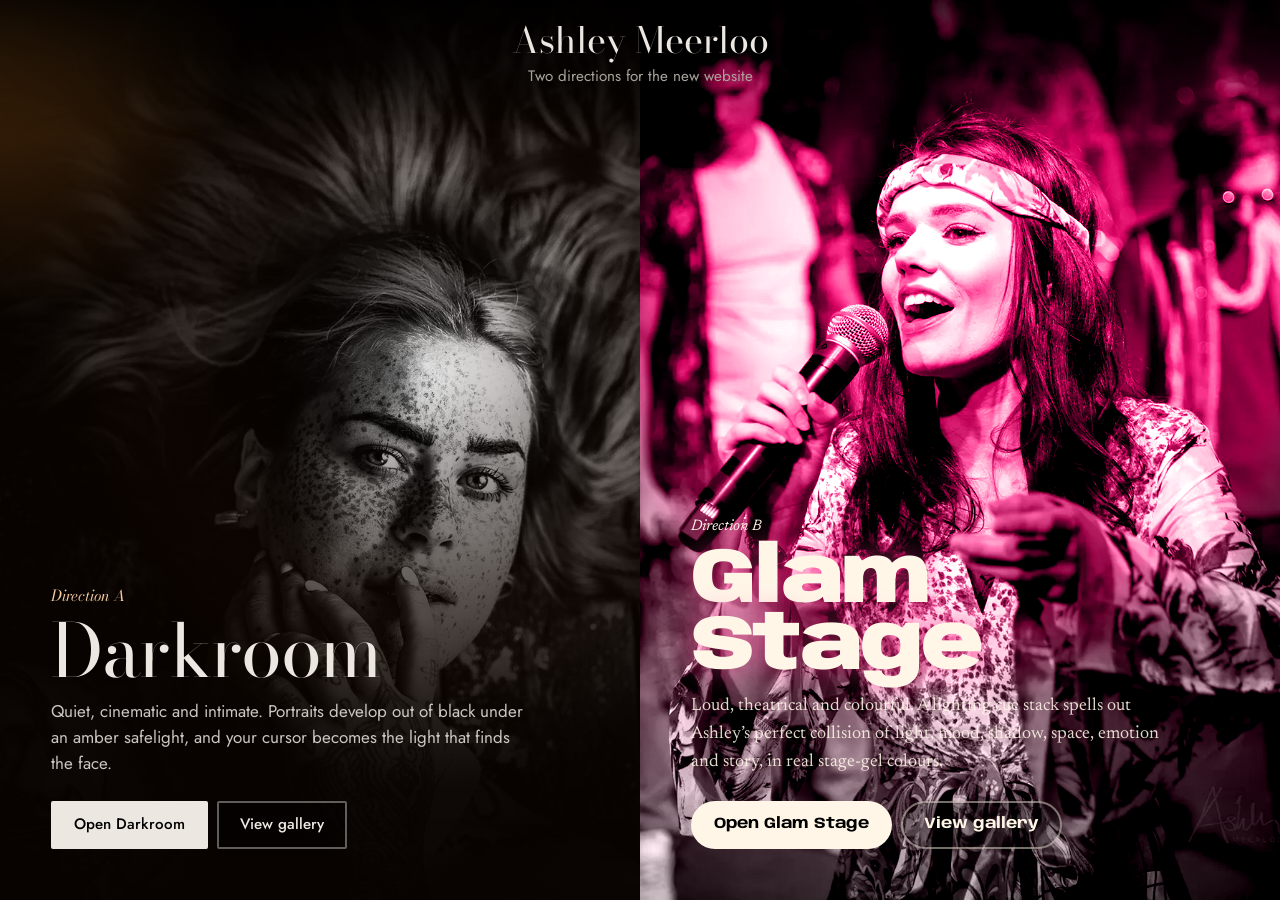
<file: index.html>
<!doctype html>
<html lang="en-GB">
<head>
  <meta charset="utf-8">
  <meta name="viewport" content="width=device-width, initial-scale=1, viewport-fit=cover">
  <title>Ashley Meerloo | Two website directions</title>
  <meta name="description" content="Two design directions for Ashley Meerloo’s new portrait photography website: Darkroom and Glam Stage.">
  <meta name="robots" content="noindex">
  <meta name="theme-color" content="#000000">
  <link rel="icon" href="data:image/svg+xml,%3Csvg xmlns='http://www.w3.org/2000/svg' viewBox='0 0 64 64'%3E%3Crect width='64' height='64' fill='%23000'/%3E%3Ccircle cx='22' cy='32' r='12' fill='%23F08A24'/%3E%3Cpath d='M44 14 L54 50 H34 Z' fill='%23FF2E8B'/%3E%3C/svg%3E">

  <meta property="og:type" content="website">
  <meta property="og:site_name" content="Ashley Meerloo Photography">
  <meta property="og:title" content="Ashley Meerloo: two directions for the new website">
  <meta property="og:description" content="Darkroom or Glam Stage. Open each one on your phone or laptop and tell us which feels like you.">
  <meta property="og:url" content="./">
  <meta property="og:image" content="shared/og/cover.jpg">
  <meta property="og:image:type" content="image/jpeg">
  <meta property="og:image:width" content="1200">
  <meta property="og:image:height" content="630">
  <meta property="og:image:alt" content="Two portraits side by side, one in darkroom black and white, one under pink stage light">
  <meta name="twitter:card" content="summary_large_image">

  <link rel="preconnect" href="https://fonts.googleapis.com">
  <link rel="preconnect" href="https://fonts.gstatic.com" crossorigin>
  <link rel="stylesheet" href="https://fonts.googleapis.com/css2?family=Bodoni+Moda:ital,opsz,wght@0,6..96,400;1,6..96,400&family=Jost:wght@400;500&family=Anybody:wdth,wght@50..150,400..900&family=Newsreader:ital,opsz,wght@0,6..72,400;1,6..72,400&display=swap">
  <style>
    :root { color-scheme: dark; --paper: #ece8e1; --silver: #a9a39a; --amber: #f08a24; --pink: #ff2e8b; --tungsten: #fff6e8; }
    * { box-sizing: border-box; }
    html, body { margin: 0; height: 100%; background: #000; color: var(--paper); }
    body { font: 400 1.0625rem/1.55 "Jost", system-ui, sans-serif; -webkit-font-smoothing: antialiased; }
    a { color: inherit; }
    :focus-visible { outline: 3px solid var(--amber); outline-offset: 3px; }

    .top {
      position: fixed; inset: 0 0 auto; z-index: 5; display: grid; justify-items: center;
      padding: 1.25rem 1rem 3rem; pointer-events: none; text-align: center;
      background: linear-gradient(rgba(0,0,0,.8), transparent);
    }
    .top h1 { margin: 0; font: 400 clamp(1.5rem, 1rem + 1.6vw, 2.25rem)/1.1 "Bodoni Moda", serif; }
    .top p { margin: 0.35rem 0 0; color: var(--silver); font-size: 0.95rem; }

    .split { display: flex; min-height: 100vh; min-height: 100svh; }
    .dir {
      position: relative; isolation: isolate; overflow: hidden; flex: 1 1 0;
      display: flex; flex-direction: column; justify-content: flex-end;
      padding: clamp(1.5rem, 4vw, 3.5rem); min-height: 50svh;
      transition: flex-grow 0.9s cubic-bezier(.2,.8,.2,1);
    }
    .dir:hover, .dir:focus-within { flex-grow: 1.4; }
    .dir > img { position: absolute; inset: 0; z-index: -3; width: 100%; height: 100%; object-fit: cover; }
    .dir .fx { position: absolute; inset: 0; z-index: -2; pointer-events: none; }
    .dir .copy { max-width: 30rem; }
    .dir h2 { margin: 0 0 0.75rem; }
    .dir p { margin: 0 0 1.5rem; }
    .dir .links { display: flex; flex-wrap: wrap; gap: 0.6rem; }
    .dir .tag { display: block; margin-bottom: 0.5rem; font-size: 0.95rem; }

    .a > img { object-position: 66% 45%; filter: grayscale(1); }
    .a .fx { background:
      radial-gradient(circle 32vmax at 65% 42%, transparent 0, rgba(22,8,0,.55) 60%, rgba(8,3,0,.92) 100%),
      linear-gradient(transparent 40%, rgba(0,0,0,.85)); }
    .a .fx::after { content: ""; position: absolute; inset: 0; background: radial-gradient(55% 50% at 0 0, rgba(240,138,36,.3), transparent 70%); mix-blend-mode: screen; }
    .a h2 { font: 400 clamp(2.6rem, 1.4rem + 4vw, 5rem)/0.95 "Bodoni Moda", serif; letter-spacing: -0.015em; }
    .a .tag { color: #f4caa0; font-family: "Bodoni Moda", serif; font-style: italic; }
    .a p { color: rgba(236,232,225,.85); }
    .a .btn { font: 500 0.95rem/1 "Jost", sans-serif; border-radius: 2px; }
    .a .btn--solid { background: var(--paper); color: #000; }
    .a .btn--line { border-color: rgba(236,232,225,.4); }

    .b { color: var(--tungsten); }
    .b > img { object-position: 52% 22%; filter: grayscale(1) contrast(1.2); }
    .b .fx { background: var(--pink); mix-blend-mode: color; }
    .b .fx::after { content: ""; position: absolute; inset: 0; mix-blend-mode: normal;
      background: radial-gradient(ellipse 30vmax 34vmax at 52% 30%, transparent 78%, rgba(0,0,0,.6) 100%), linear-gradient(transparent 40%, rgba(0,0,0,.85)); }
    .b h2 { font: 900 clamp(2.6rem, 1.2rem + 4.6vw, 5.5rem)/0.86 "Anybody", sans-serif; font-stretch: 112%; letter-spacing: -0.035em; text-shadow: 0 0 .35em rgba(255,46,139,.55); }
    .b .tag { font-family: "Newsreader", serif; font-style: italic; color: var(--tungsten); }
    .b p { font-family: "Newsreader", serif; font-size: 1.125rem; color: rgba(255,246,232,.88); }
    .b .btn { font: 700 0.95rem/1 "Anybody", sans-serif; font-stretch: 112%; border-radius: 999px; }
    .b .btn--solid { background: var(--tungsten); color: #000; }
    .b .btn--line { border-color: rgba(255,246,232,.45); }

    .btn {
      display: inline-flex; align-items: center; min-height: 3rem; padding: 0.8rem 1.3rem;
      text-decoration: none; border: 2px solid transparent; transition: box-shadow .3s, border-color .3s;
    }
    .btn--line { background: rgba(0,0,0,.3); }
    .btn--line:hover { border-color: currentColor; }
    .a .btn--solid:hover { box-shadow: 0 0 40px rgba(240,138,36,.4); }
    .b .btn--solid:hover { box-shadow: 0 0 40px rgba(255,46,139,.6); }

    @media (max-width: 760px) {
      .split { flex-direction: column; }
      .dir { min-height: 0; flex: 0 0 auto; padding-top: 42svh; }
      .dir:hover, .dir:focus-within { flex-grow: 0; }
      .a { padding-top: 48svh; }
    }
    @media (prefers-reduced-motion: reduce) { .dir { transition: none; } }
  </style>
</head>
<body>
  <header class="top">
    <h1>Ashley Meerloo</h1>
    <p>Two directions for the new website</p>
  </header>
  <main class="split">
    <section class="dir a" aria-labelledby="a-title">
      <img src="shared/img/polly-floor-960.webp" srcset="shared/img/polly-floor-480.webp 480w, shared/img/polly-floor-960.webp 960w, shared/img/polly-floor-1600.webp 1384w" sizes="(min-width: 761px) 60vw, 100vw" width="1384" height="1730" alt="" fetchpriority="high">
      <div class="fx" aria-hidden="true"></div>
      <div class="copy">
        <span class="tag">Direction A</span>
        <h2 id="a-title">Darkroom</h2>
        <p>Quiet, cinematic and intimate. Portraits develop out of black under an amber safelight, and your cursor becomes the light that finds the face.</p>
        <div class="links">
          <a class="btn btn--solid" href="darkroom/">Open Darkroom</a>
          <a class="btn btn--line" href="darkroom/gallery.html">View gallery</a>
        </div>
      </div>
    </section>
    <section class="dir b" aria-labelledby="b-title">
      <img src="shared/img/emotion-960.webp" srcset="shared/img/emotion-480.webp 480w, shared/img/emotion-960.webp 960w, shared/img/emotion-1600.webp 1071w" sizes="(min-width: 761px) 60vw, 100vw" width="1071" height="1400" alt="" fetchpriority="high">
      <div class="fx" aria-hidden="true"></div>
      <div class="copy">
        <span class="tag">Direction B</span>
        <h2 id="b-title">Glam Stage</h2>
        <p>Loud, theatrical and colourful. A lighting cue stack spells out Ashley’s perfect collision of light, mood, shadow, space, emotion and story, in real stage-gel colours.</p>
        <div class="links">
          <a class="btn btn--solid" href="stage/">Open Glam Stage</a>
          <a class="btn btn--line" href="stage/gallery.html">View gallery</a>
        </div>
      </div>
    </section>
  </main>
</body>
</html>
</file>
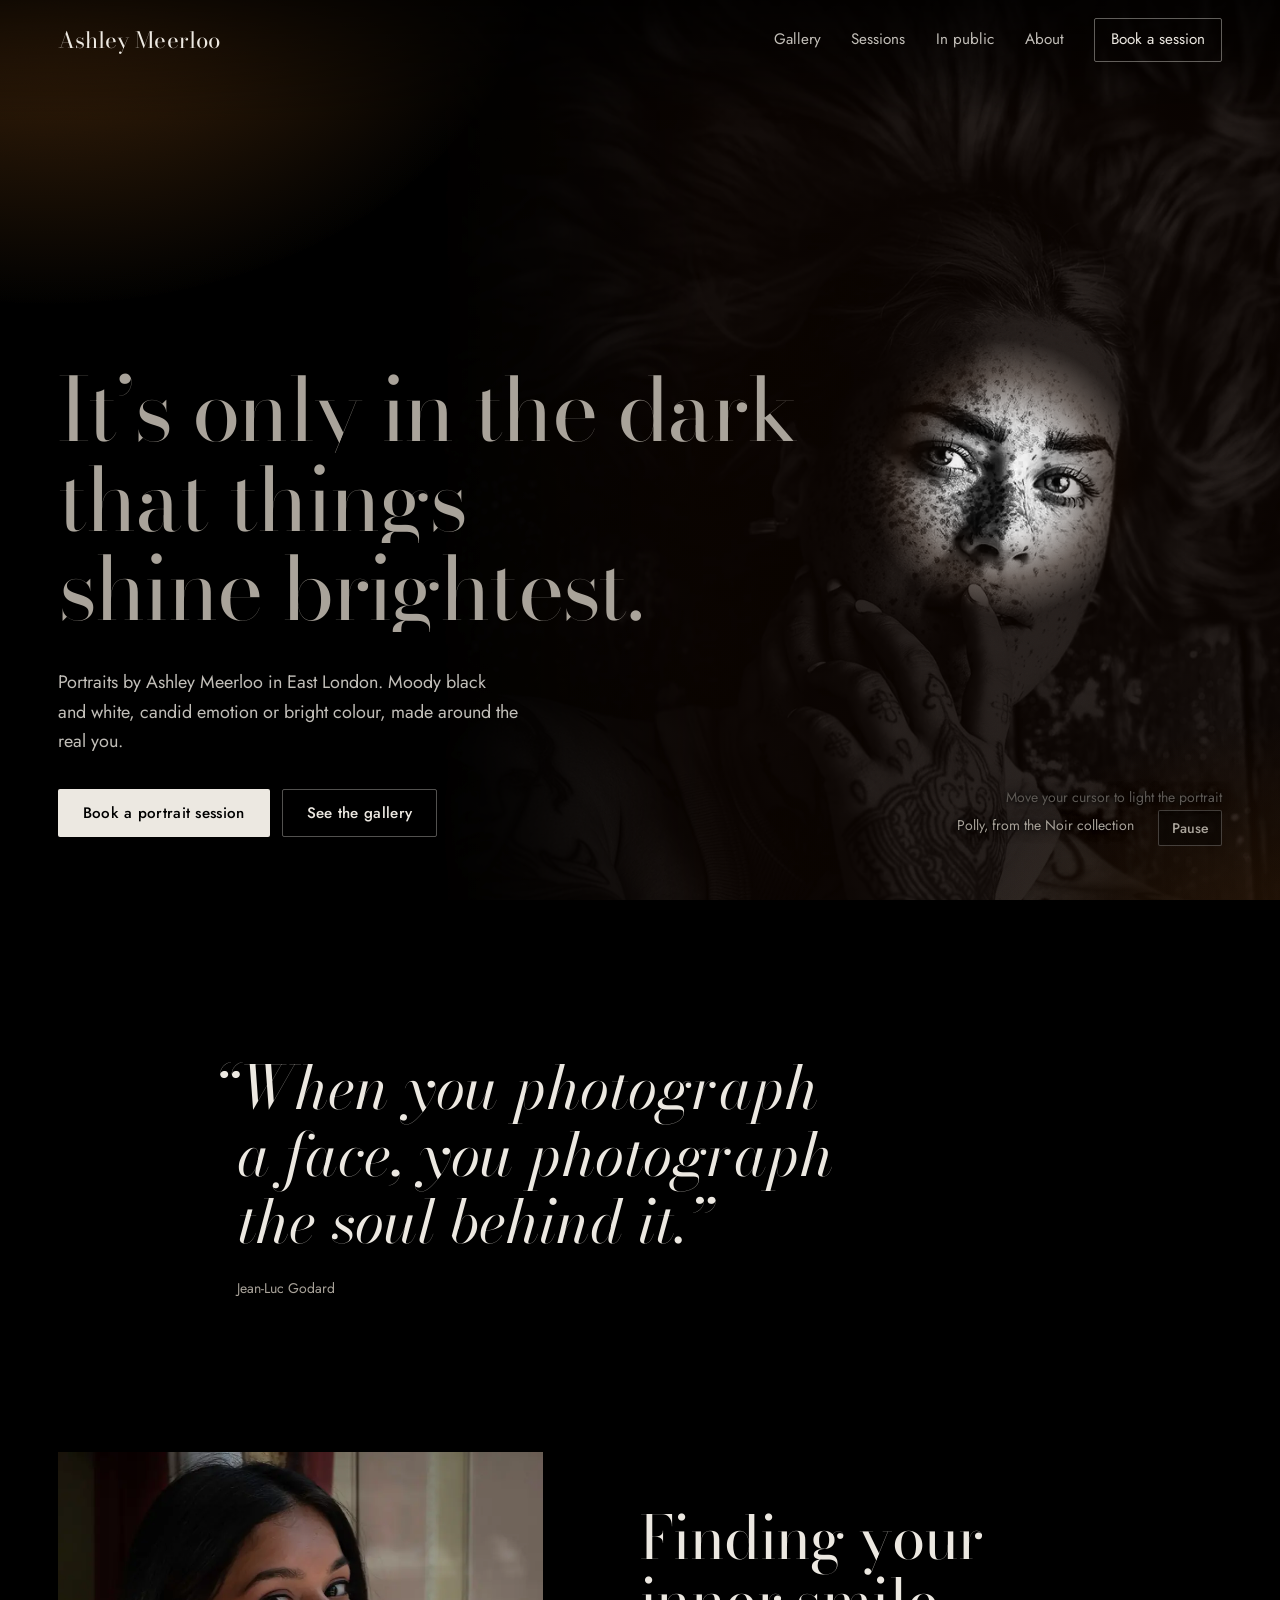
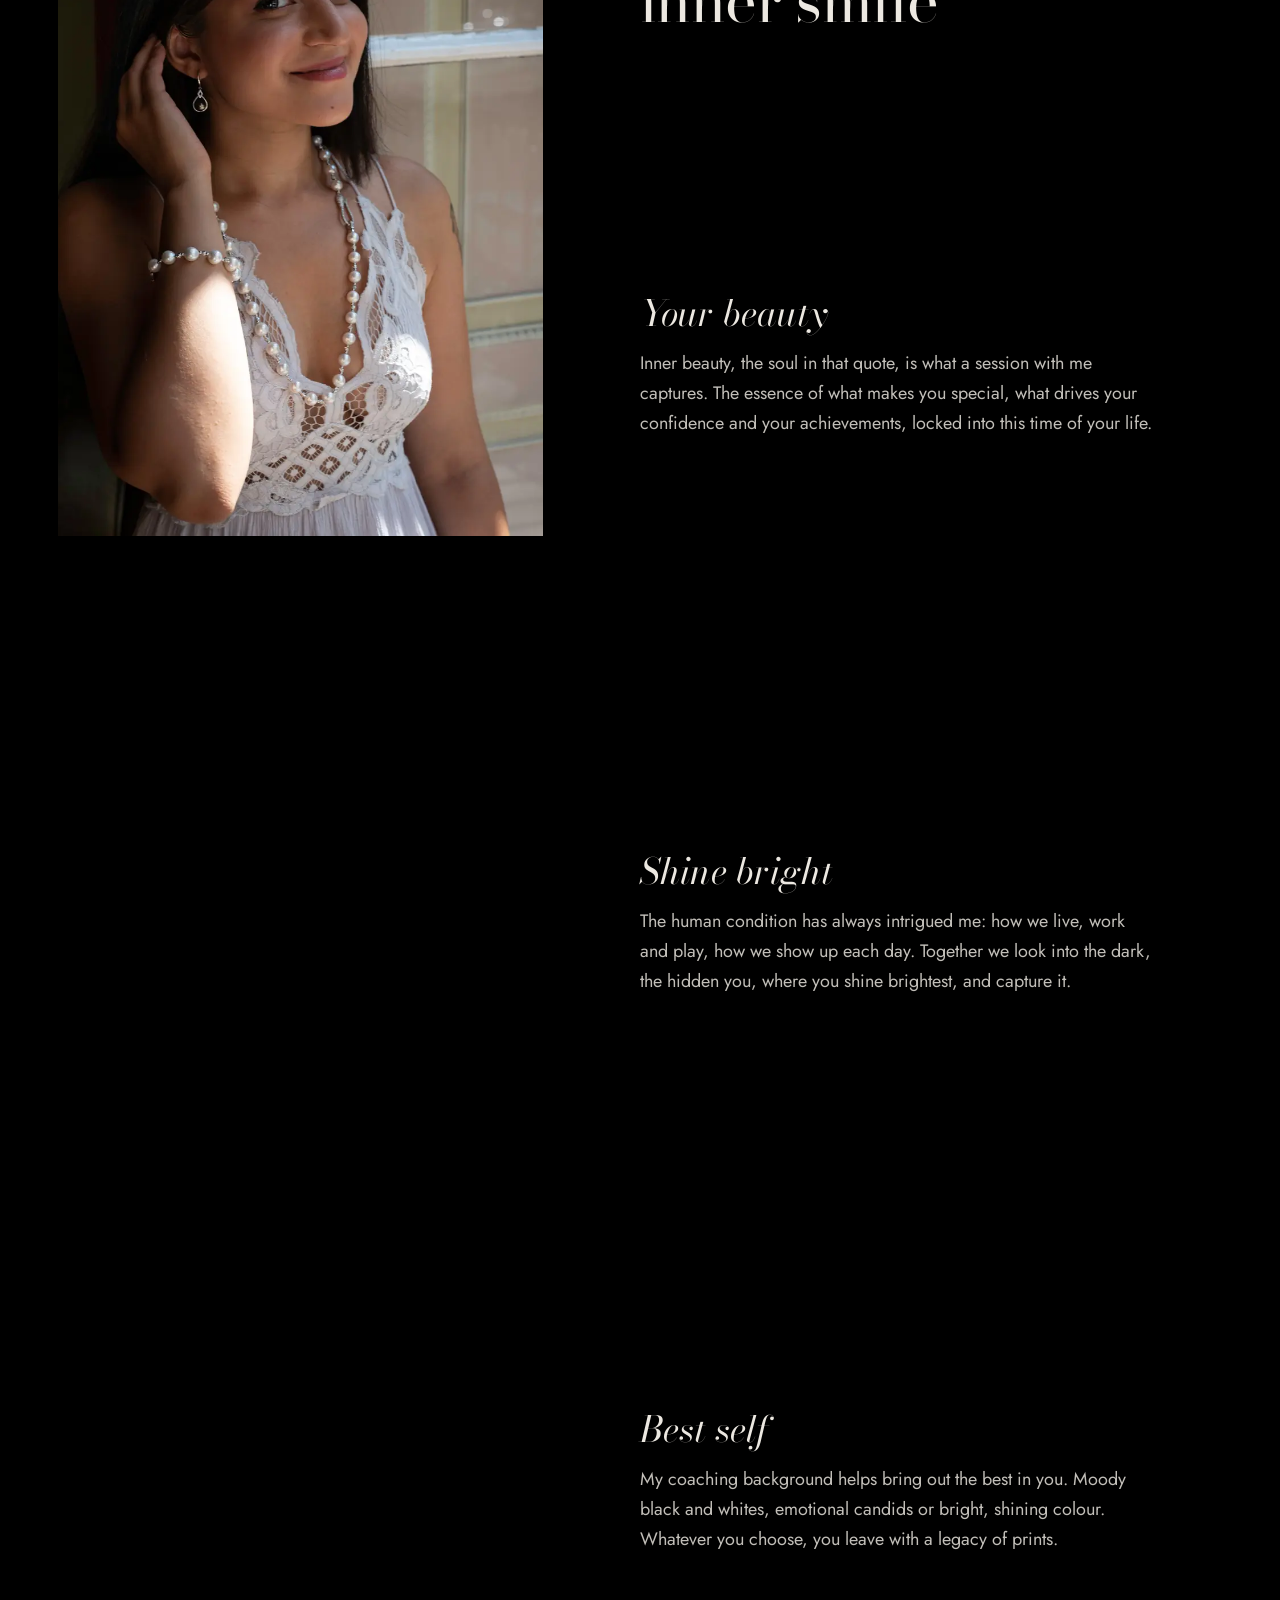
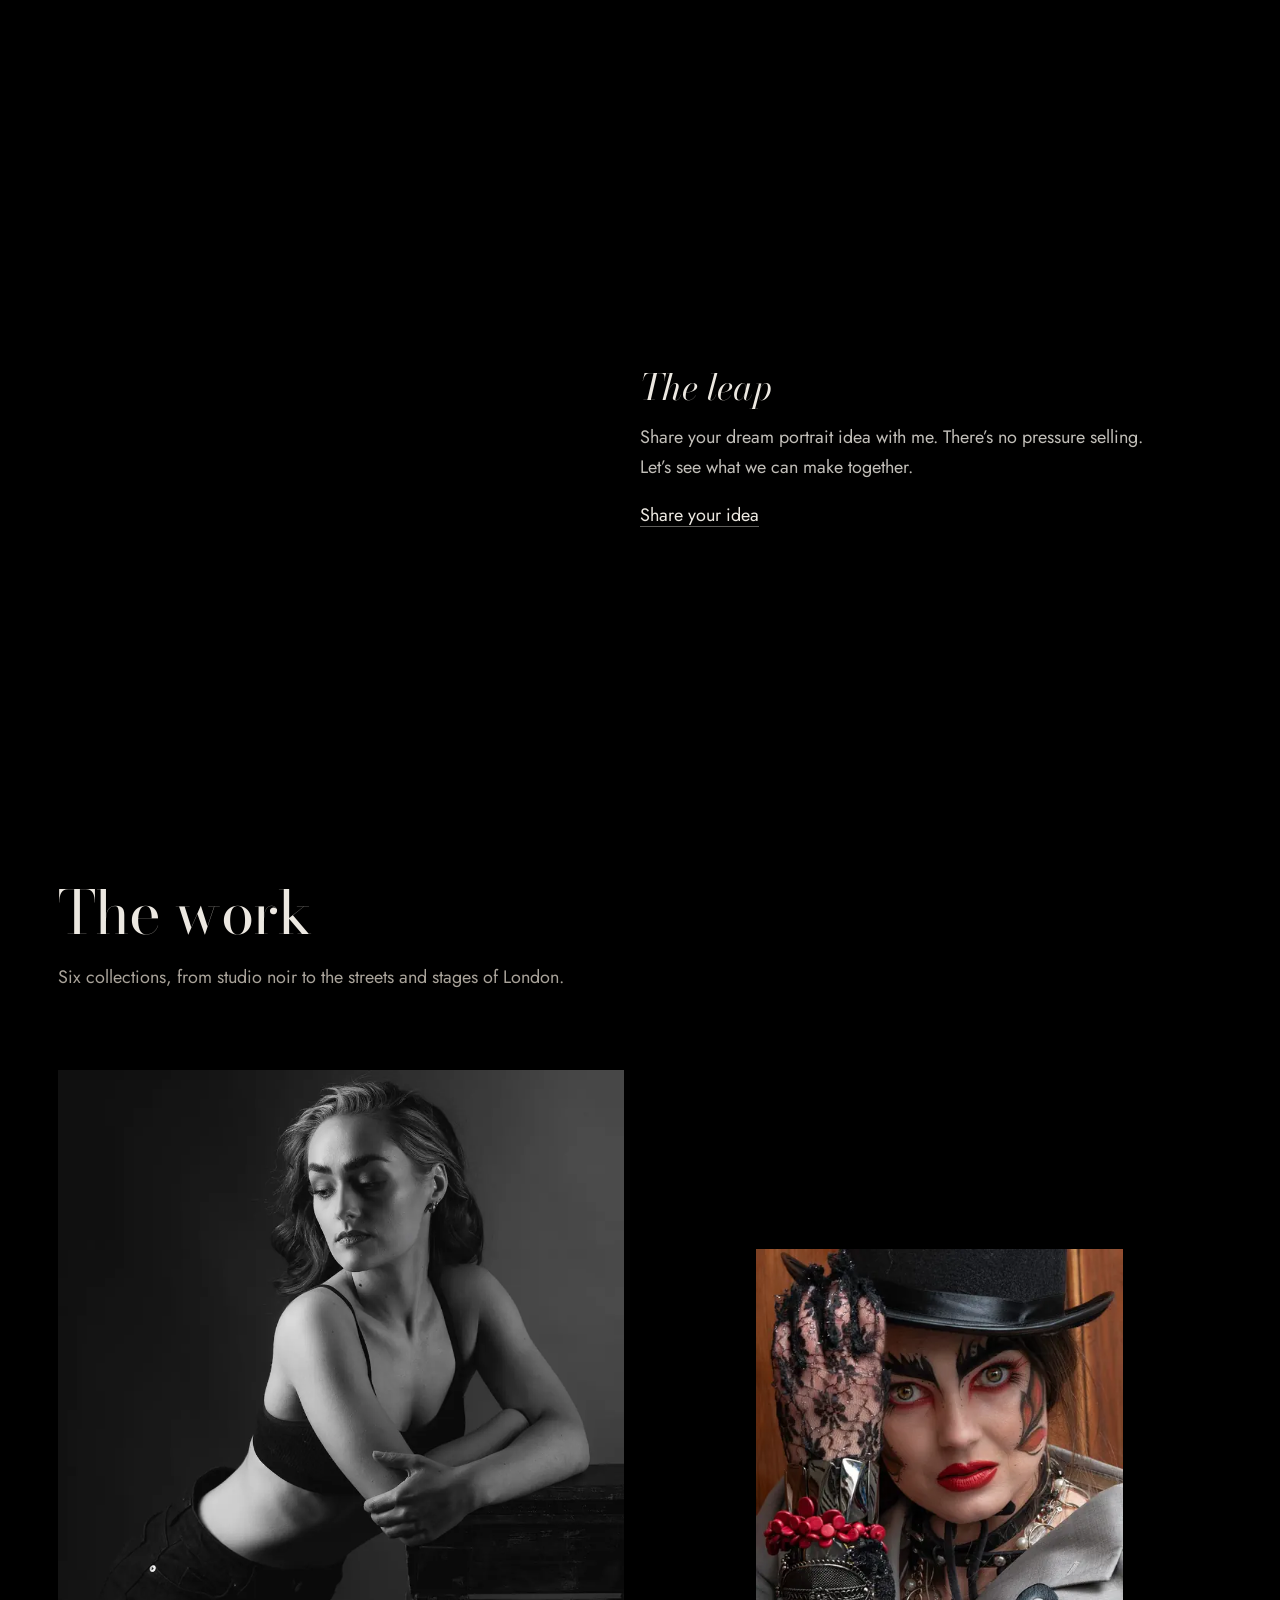
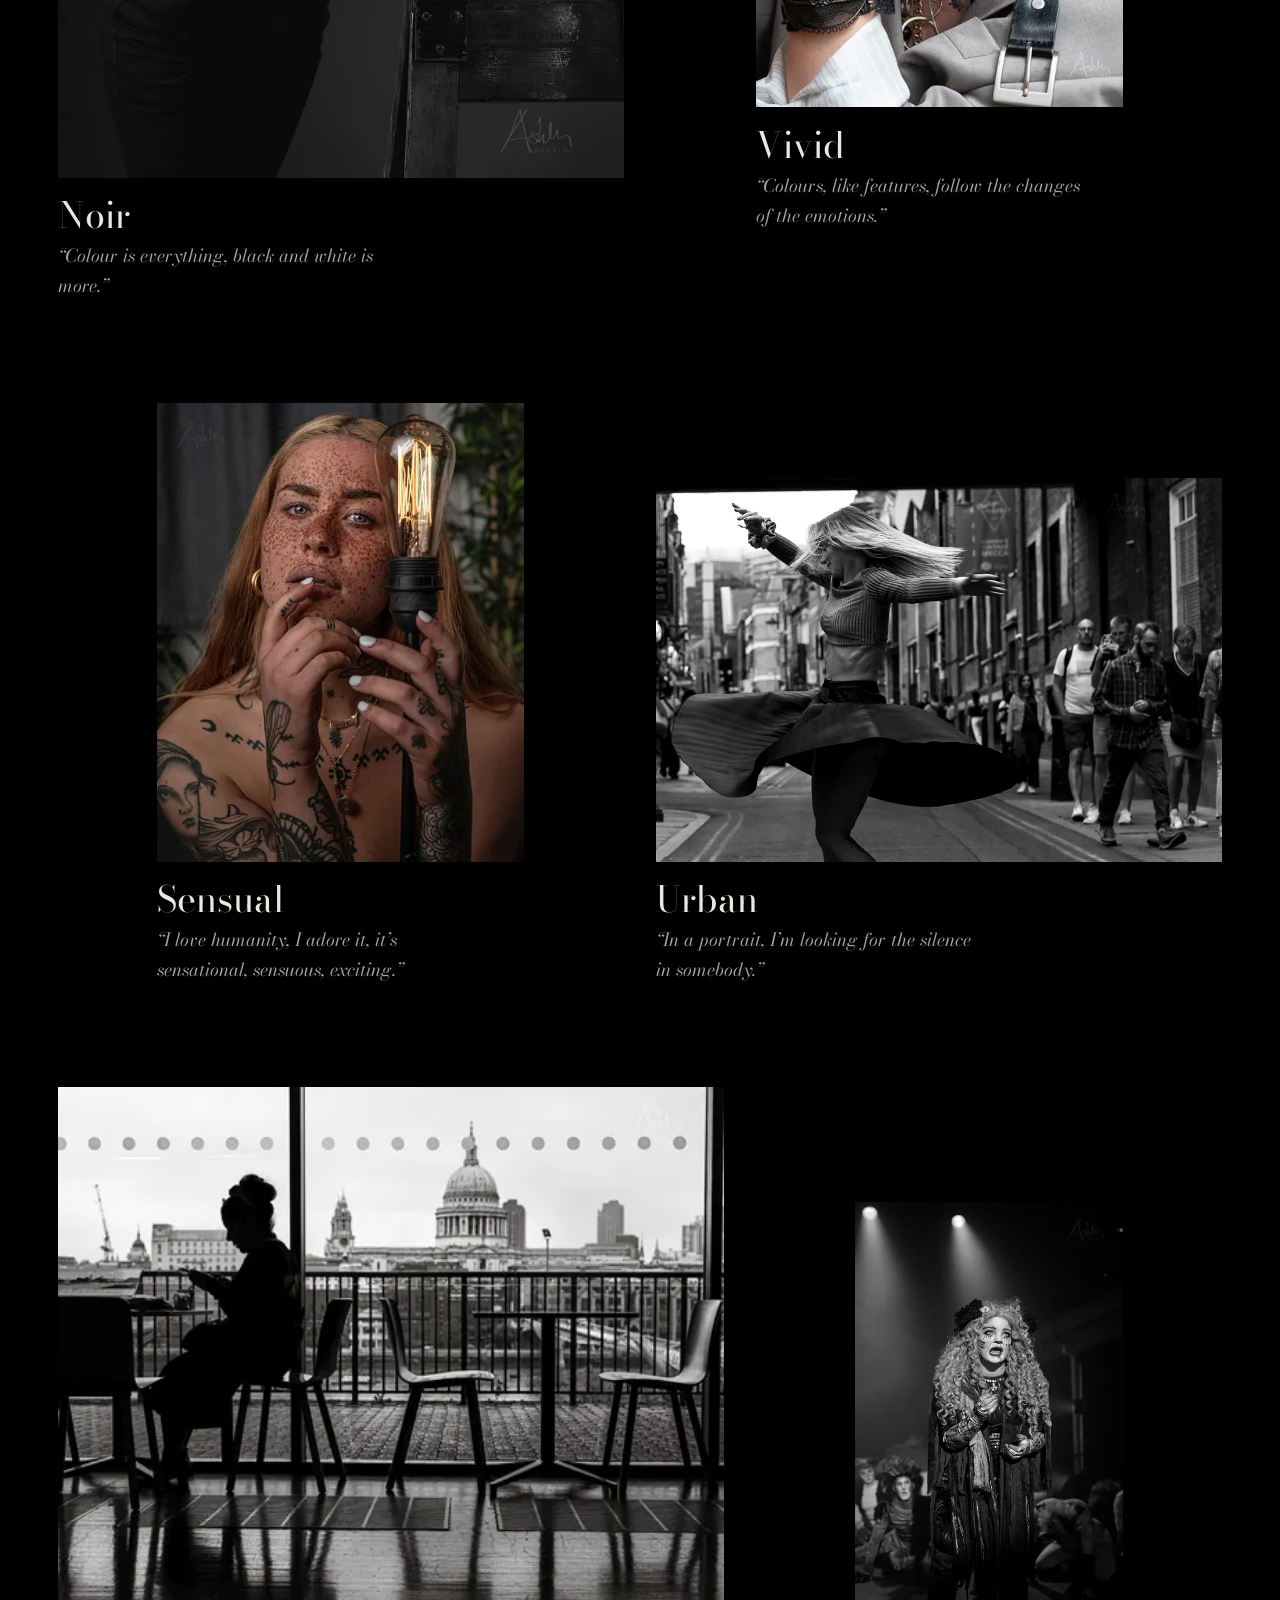
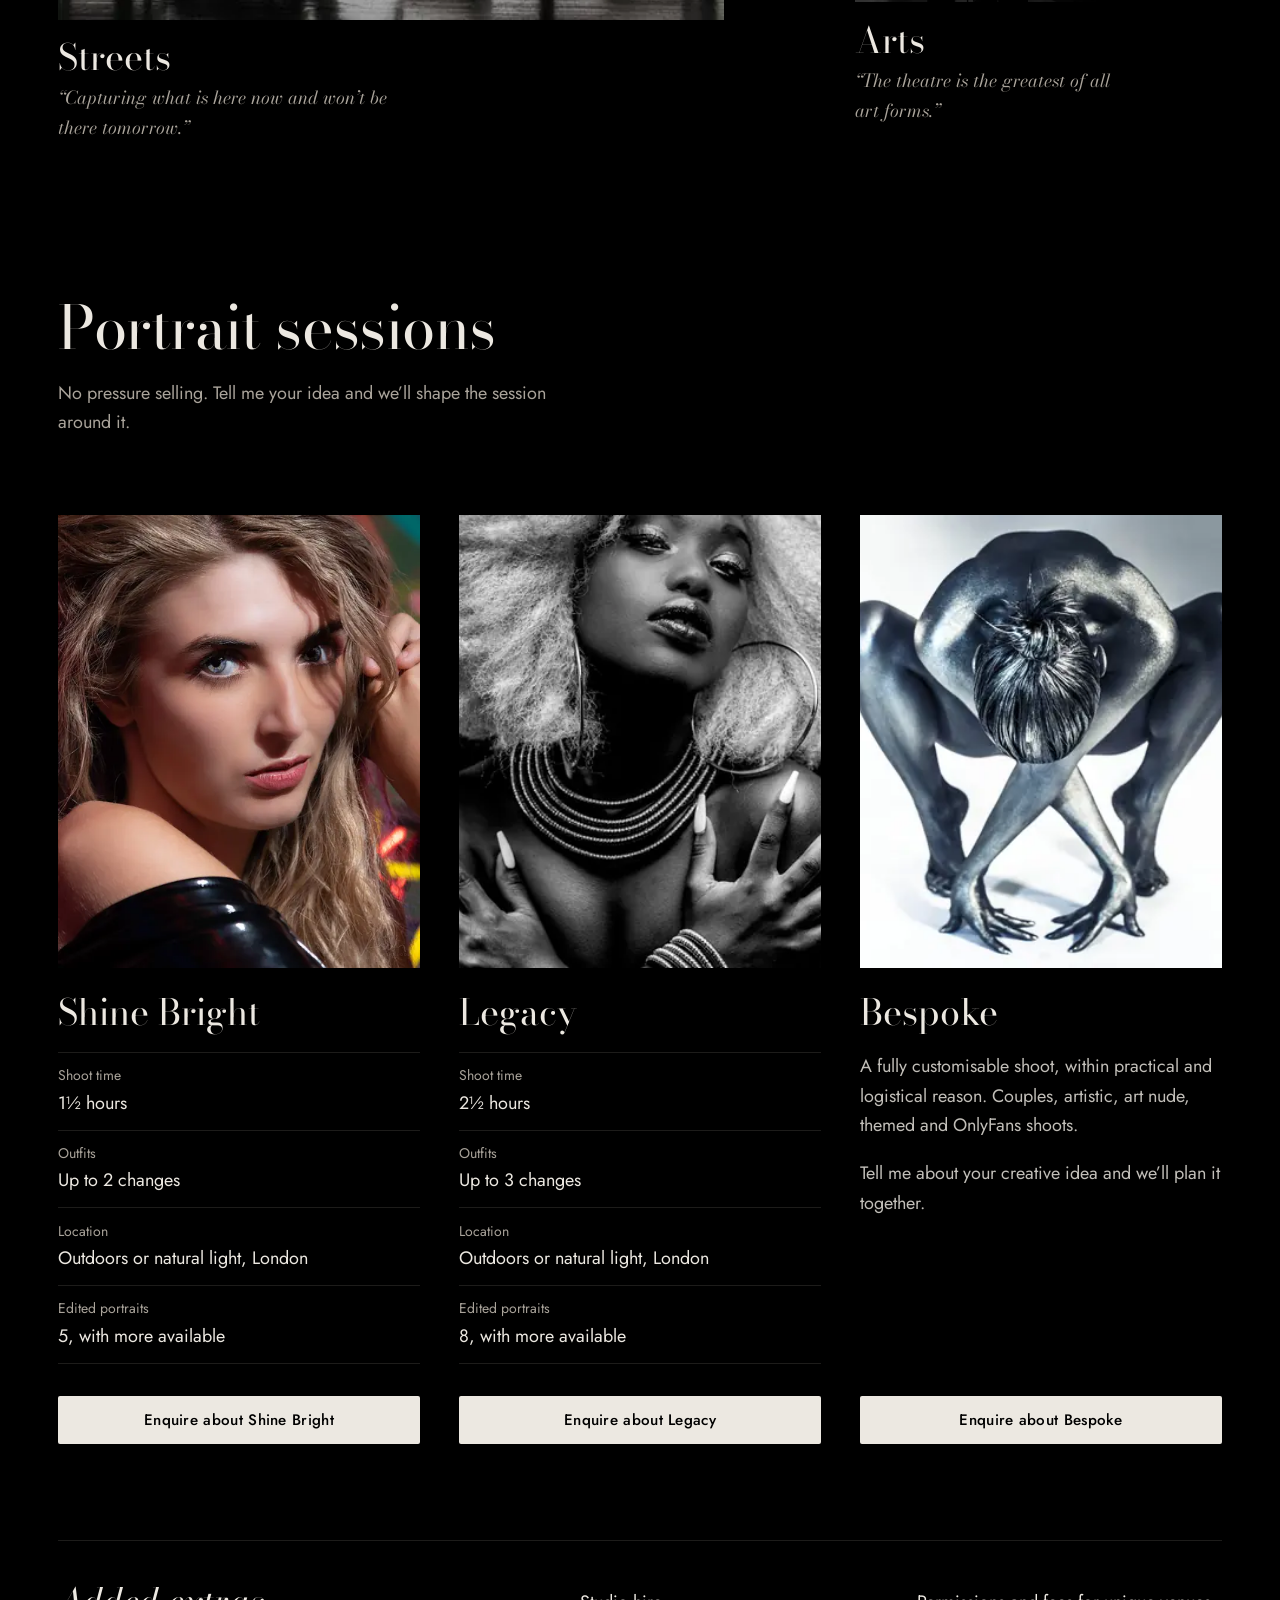
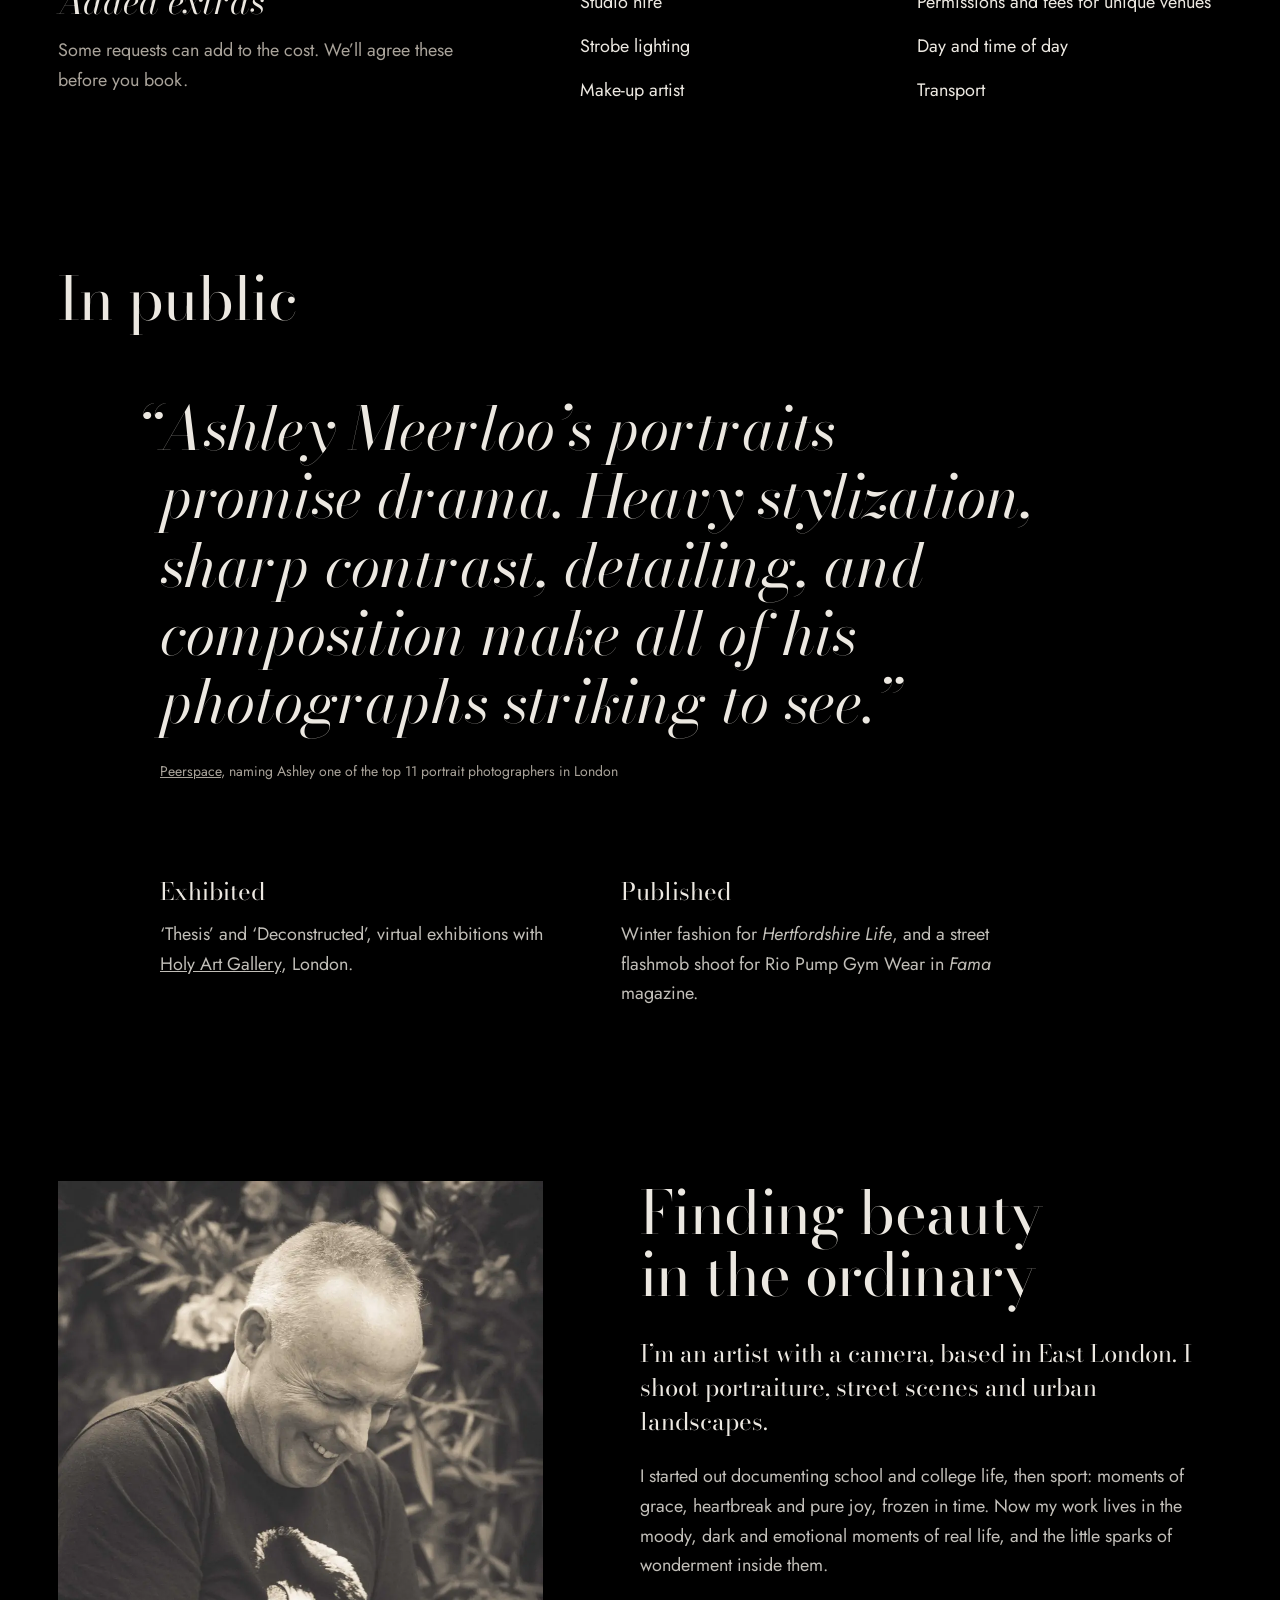
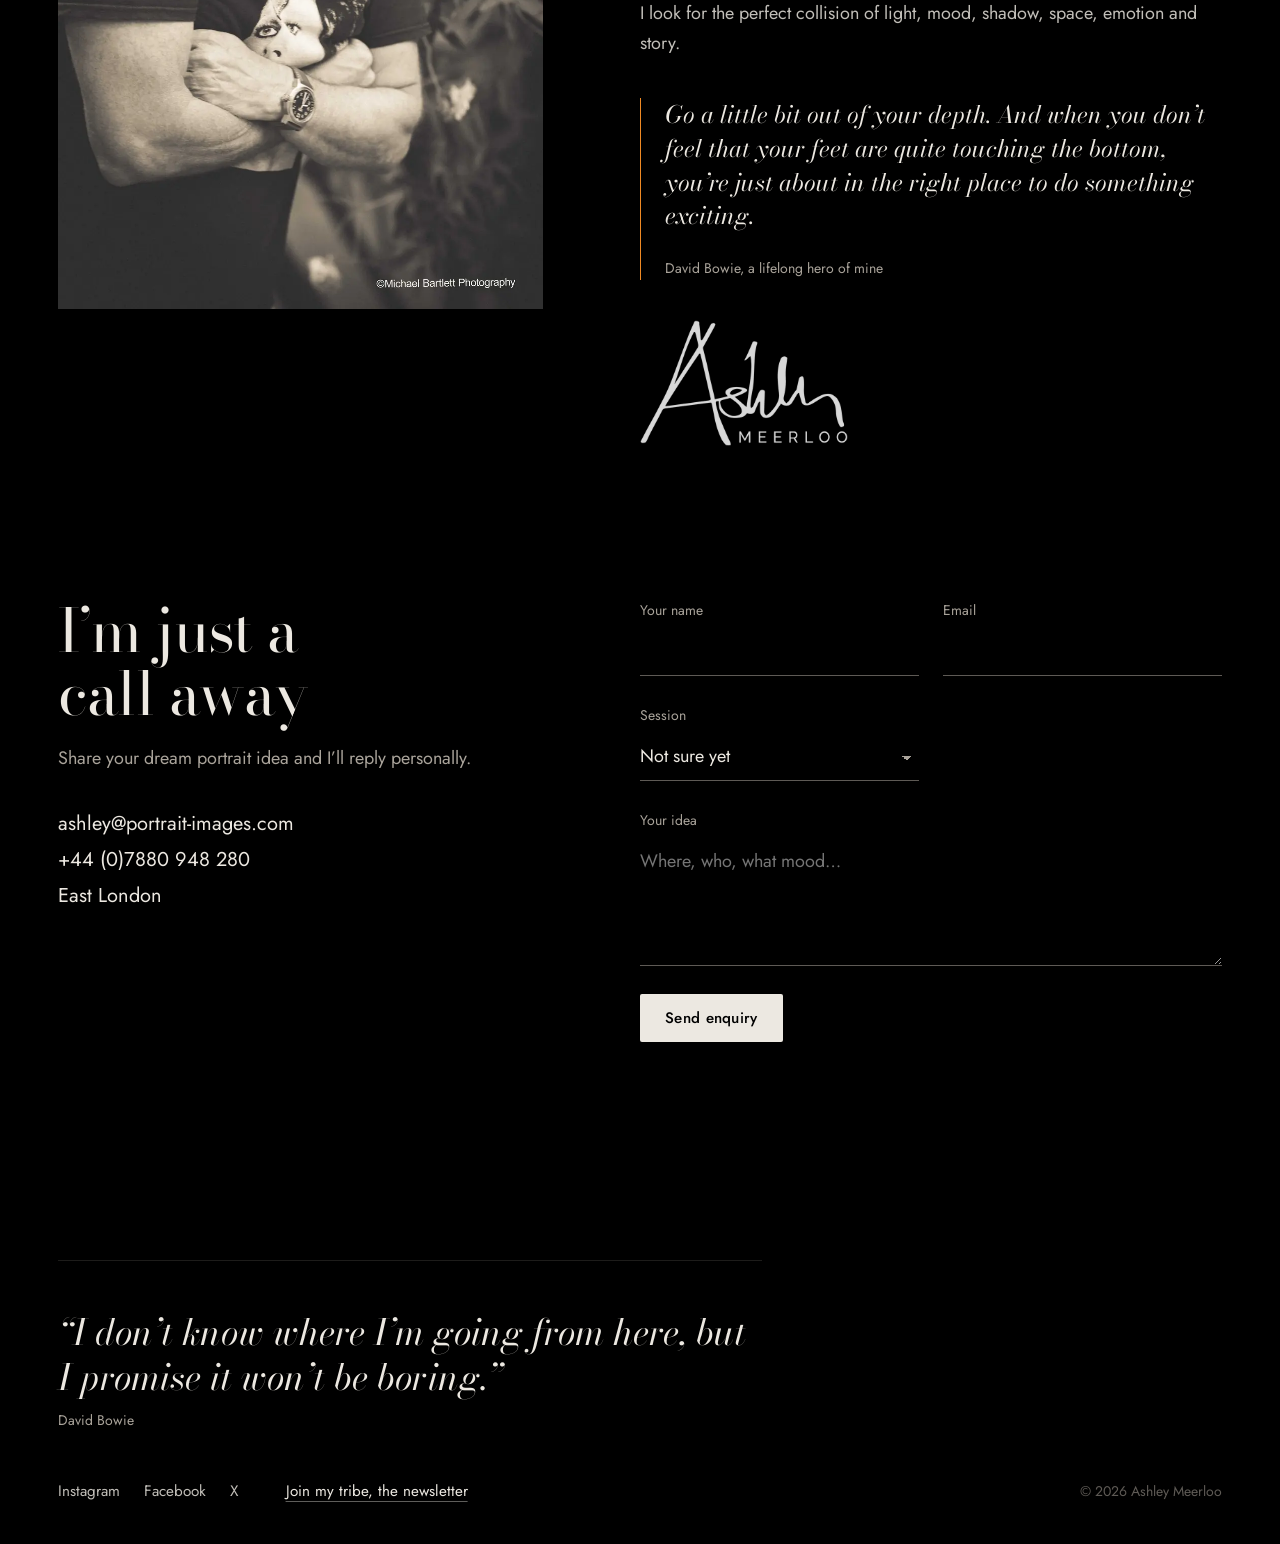
<file: darkroom/index.html>
<!doctype html>
<html lang="en-GB">
<head>
  <meta charset="utf-8">
  <meta name="viewport" content="width=device-width, initial-scale=1, viewport-fit=cover">
  <title>Ashley Meerloo | Portrait photographer in East London</title>
  <meta name="description" content="Moody black and white, candid emotion or bright colour. Portrait sessions in East London with photographer Ashley Meerloo.">
  <meta name="robots" content="noindex">
  <meta name="theme-color" content="#000000">
  <link rel="icon" href="data:image/svg+xml,%3Csvg xmlns='http://www.w3.org/2000/svg' viewBox='0 0 64 64'%3E%3Crect width='64' height='64' fill='%23000'/%3E%3Ccircle cx='32' cy='32' r='14' fill='%23F08A24'/%3E%3C/svg%3E">

  <meta property="og:type" content="website">
  <meta property="og:site_name" content="Ashley Meerloo Photography">
  <meta property="og:title" content="Ashley Meerloo, portrait photographer">
  <meta property="og:description" content="It’s only in the dark that things shine brightest. Portrait sessions in East London.">
  <meta property="og:url" content="../darkroom/">
  <meta property="og:image" content="../shared/og/darkroom.jpg">
  <meta property="og:image:type" content="image/jpeg">
  <meta property="og:image:width" content="1200">
  <meta property="og:image:height" content="630">
  <meta property="og:image:alt" content="A black and white portrait emerging from darkness, with the name Ashley Meerloo">
  <meta name="twitter:card" content="summary_large_image">

  <link rel="preconnect" href="https://fonts.googleapis.com">
  <link rel="preconnect" href="https://fonts.gstatic.com" crossorigin>
  <link rel="stylesheet" href="https://fonts.googleapis.com/css2?family=Bodoni+Moda:ital,opsz,wght@0,6..96,400..700;1,6..96,400..600&family=Jost:wght@400;500&display=swap">
  <link rel="preload" as="image" fetchpriority="high"
    imagesrcset="../shared/img/polly-floor-480.webp 480w, ../shared/img/polly-floor-960.webp 960w, ../shared/img/polly-floor-1600.webp 1384w"
    imagesizes="(min-width: 900px) 64vw, 100vw">
  <link rel="stylesheet" href="darkroom.css">
  <script>document.documentElement.classList.add('js')</script>
  <script src="darkroom.js" defer></script>
</head>
<body>
  <a class="skip" href="#main">Skip to content</a>

  <header class="site-header" data-header>
    <a class="wordmark" href="./">Ashley Meerloo</a>
    <button class="menu-btn" type="button" aria-expanded="false" aria-controls="site-nav" data-menu-btn>Menu</button>
    <nav class="site-nav" id="site-nav" aria-label="Main">
      <a href="gallery.html">Gallery</a>
      <a href="#sessions">Sessions</a>
      <a href="#press">In public</a>
      <a href="#about">About</a>
      <a class="site-nav__cta" href="#contact">Book a session</a>
    </nav>
  </header>

  <main id="main">
    <section class="hero" data-hero aria-labelledby="hero-title">
      <div class="hero__stage" data-stage>
        <figure class="plate is-active" data-plate data-name="Polly" style="--fx:66%;--fy:52%">
          <img src="../shared/img/polly-floor-960.webp" srcset="../shared/img/polly-floor-480.webp 480w, ../shared/img/polly-floor-960.webp 960w, ../shared/img/polly-floor-1600.webp 1384w" width="1384" height="1730" decoding="async" style="background:#373737 url([data-uri]) center/cover no-repeat" alt="Polly lying on a wooden floor, hair fanned out, hand at her lips" data-photo="polly-floor" sizes="(min-width: 900px) 64vw, 100vw" fetchpriority="high">
        </figure>
        <figure class="plate" data-plate data-name="Funmilola" style="--fx:48%;--fy:30%">
          <img data-src="../shared/img/funmilola-960.webp" data-srcset="../shared/img/funmilola-480.webp 480w, ../shared/img/funmilola-960.webp 960w, ../shared/img/funmilola-1600.webp 1600w, ../shared/img/funmilola-2200.webp 1760w" width="1760" height="2200" decoding="async" style="background:#767676 url([data-uri]) center/cover no-repeat" alt="Funmilola in a beaded headdress, looking up into the light" data-photo="funmilola" data-defer sizes="(min-width: 900px) 64vw, 100vw">
        </figure>
        <figure class="plate" data-plate data-name="Bibi" style="--fx:52%;--fy:34%">
          <img data-src="../shared/img/bibi-sultry-960.webp" data-srcset="../shared/img/bibi-sultry-480.webp 480w, ../shared/img/bibi-sultry-960.webp 960w, ../shared/img/bibi-sultry-1600.webp 1600w, ../shared/img/bibi-sultry-2200.webp 1760w" width="1760" height="2200" decoding="async" style="background:#3d3d3d url([data-uri]) center/cover no-repeat" alt="Bibi, shoulders bare, looking straight into the lens" data-photo="bibi-sultry" data-defer sizes="(min-width: 900px) 64vw, 100vw">
        </figure>
        <figure class="plate" data-plate data-name="Brendan" style="--fx:50%;--fy:44%">
          <img data-src="../shared/img/brendan-bw-960.webp" data-srcset="../shared/img/brendan-bw-480.webp 480w, ../shared/img/brendan-bw-960.webp 960w, ../shared/img/brendan-bw-1600.webp 1600w, ../shared/img/brendan-bw-2200.webp 2200w" width="2500" height="1669" decoding="async" style="background:#a2a2a3 url([data-uri]) center/cover no-repeat" alt="Brendan, white-bearded, lit hard against a shutter" data-photo="brendan-bw" data-defer sizes="(min-width: 900px) 64vw, 100vw">
        </figure>
        <div class="hero__dark" aria-hidden="true"></div>
      </div>
      <div class="hero__safelight" aria-hidden="true"></div>
      <div class="hero__grain" aria-hidden="true"></div>

      <div class="hero__copy">
        <h1 class="hero__title" id="hero-title">
          <span class="line"><span class="lit">It’s only in the dark</span></span>
          <span class="line"><span class="lit">that things</span></span>
          <span class="line"><span class="lit">shine brightest.</span></span>
        </h1>
        <p class="hero__lede reveal">Portraits by Ashley Meerloo in East London. Moody black and white, candid emotion or bright colour, made around the real you.</p>
        <div class="hero__actions reveal">
          <a class="btn btn--print" href="#contact">Book a portrait session</a>
          <a class="btn btn--line" href="gallery.html">See the gallery</a>
        </div>
      </div>

      <p class="hero__caption reveal"><span data-caption>Polly</span>, from the Noir collection</p>
      <button class="hero__pause reveal" type="button" data-pause aria-pressed="false">Pause</button>
      <p class="hero__hint reveal" data-hint aria-hidden="true"><span class="hint-fine">Move your cursor to light the portrait</span><span class="hint-touch">Touch the portrait to light it</span></p>
    </section>

    <section class="intro" aria-labelledby="intro-title">
      <blockquote class="pullquote">
        <p>When you photograph a face, you photograph the soul behind it.</p>
        <footer>Jean-Luc Godard</footer>
      </blockquote>

      <div class="journey">
        <div class="journey__frame" aria-hidden="true">
          <img src="../shared/img/aiste-960.webp" srcset="../shared/img/aiste-480.webp 480w, ../shared/img/aiste-960.webp 960w, ../shared/img/aiste-1600.webp 1249w" width="1249" height="1900" decoding="async" style="background:#9a9a9a url([data-uri]) center/cover no-repeat" class="is-active" data-photo="aiste" loading="lazy" sizes="40vw" alt="">
          <img src="../shared/img/mb-shadow-960.webp" srcset="../shared/img/mb-shadow-480.webp 480w, ../shared/img/mb-shadow-960.webp 960w, ../shared/img/mb-shadow-1600.webp 1600w, ../shared/img/mb-shadow-2200.webp 2200w" width="2500" height="2000" decoding="async" style="--fx:25%;background:#2e2e2e url([data-uri]) center/cover no-repeat" data-photo="mb-shadow" loading="lazy" sizes="40vw" alt="">
          <img src="../shared/img/priya-window-960.webp" srcset="../shared/img/priya-window-480.webp 480w, ../shared/img/priya-window-960.webp 960w, ../shared/img/priya-window-1600.webp 1600w" width="1600" height="2000" decoding="async" style="background:#6c5a51 url([data-uri]) center/cover no-repeat" data-photo="priya-window" loading="lazy" sizes="40vw" alt="">
          <img src="../shared/img/tom-bts-960.webp" srcset="../shared/img/tom-bts-480.webp 480w, ../shared/img/tom-bts-960.webp 960w, ../shared/img/tom-bts-1600.webp 1600w" width="2500" height="2000" decoding="async" style="background:#695e58 url([data-uri]) center/cover no-repeat" data-photo="tom-bts" loading="lazy" sizes="40vw" alt="">
        </div>

        <div class="journey__steps">
          <h2 class="section-title" id="intro-title">Finding your inner smile</h2>
          <article class="step" data-step="0">
            <img src="../shared/img/aiste-960.webp" srcset="../shared/img/aiste-480.webp 480w, ../shared/img/aiste-960.webp 960w, ../shared/img/aiste-1600.webp 1249w" width="1249" height="1900" decoding="async" style="background:#9a9a9a url([data-uri]) center/cover no-repeat" alt="Aiste with sunglasses pushed into her hair, calm gaze" class="step__img develop" data-photo="aiste" loading="lazy" sizes="92vw">
            <h3>Your beauty</h3>
            <p>Inner beauty, the soul in that quote, is what a session with me captures. The essence of what makes you special, what drives your confidence and your achievements, locked into this time of your life.</p>
          </article>
          <article class="step" data-step="1">
            <img src="../shared/img/mb-shadow-960.webp" srcset="../shared/img/mb-shadow-480.webp 480w, ../shared/img/mb-shadow-960.webp 960w, ../shared/img/mb-shadow-1600.webp 1600w, ../shared/img/mb-shadow-2200.webp 2200w" width="2500" height="2000" decoding="async" style="background:#2e2e2e url([data-uri]) center/cover no-repeat" alt="MB half in shadow beside a gothic window" class="step__img develop" data-photo="mb-shadow" loading="lazy" sizes="92vw">
            <h3>Shine bright</h3>
            <p>The human condition has always intrigued me: how we live, work and play, how we show up each day. Together we look into the dark, the hidden you, where you shine brightest, and capture it.</p>
          </article>
          <article class="step" data-step="2">
            <img src="../shared/img/priya-window-960.webp" srcset="../shared/img/priya-window-480.webp 480w, ../shared/img/priya-window-960.webp 960w, ../shared/img/priya-window-1600.webp 1600w" width="1600" height="2000" decoding="async" style="background:#6c5a51 url([data-uri]) center/cover no-repeat" alt="Priya by a window, smiling, in a white lace dress" class="step__img develop" data-photo="priya-window" loading="lazy" sizes="92vw">
            <h3>Best self</h3>
            <p>My coaching background helps bring out the best in you. Moody black and whites, emotional candids or bright, shining colour. Whatever you choose, you leave with a legacy of prints.</p>
          </article>
          <article class="step" data-step="3">
            <img src="../shared/img/tom-bts-960.webp" srcset="../shared/img/tom-bts-480.webp 480w, ../shared/img/tom-bts-960.webp 960w, ../shared/img/tom-bts-1600.webp 1600w" width="2500" height="2000" decoding="async" style="background:#695e58 url([data-uri]) center/cover no-repeat" alt="Behind the scenes: Ashley shooting Tom on a sofa" class="step__img develop" data-photo="tom-bts" loading="lazy" sizes="92vw">
            <h3>The leap</h3>
            <p>Share your dream portrait idea with me. There’s no pressure selling. Let’s see what we can make together.</p>
            <a class="text-link" href="#contact">Share your idea</a>
          </article>
        </div>
      </div>
    </section>

    <section class="work" id="work" aria-labelledby="work-title">
      <div class="section-head">
        <h2 class="section-title" id="work-title">The work</h2>
        <p>Six collections, from studio noir to the streets and stages of London.</p>
      </div>
      <ul class="prints">
        <li class="print print--a">
          <a href="gallery.html#noir">
            <span class="print__img develop"><img src="../shared/img/paris-1950s-960.webp" srcset="../shared/img/paris-1950s-480.webp 480w, ../shared/img/paris-1950s-960.webp 960w, ../shared/img/paris-1950s-1600.webp 1600w" width="1840" height="2300" decoding="async" style="background:#2e2e2e url([data-uri]) center/cover no-repeat" alt="A woman leaning on a ledge in a 1950s Paris style" data-photo="paris-1950s" loading="lazy" sizes="(min-width: 900px) 40vw, 92vw"></span>
            <span class="print__name">Noir</span>
            <span class="print__quote">“Colour is everything, black and white is more.”</span>
          </a>
        </li>
        <li class="print print--b">
          <a href="gallery.html#vivid">
            <span class="print__img develop"><img src="../shared/img/kasia-hat-960.webp" srcset="../shared/img/kasia-hat-480.webp 480w, ../shared/img/kasia-hat-960.webp 960w, ../shared/img/kasia-hat-1600.webp 1072w" width="1072" height="1340" decoding="async" style="background:#614d48 url([data-uri]) center/cover no-repeat" alt="Kasia in a top hat and lace, red eye make-up" data-photo="kasia-hat" loading="lazy" sizes="(min-width: 900px) 28vw, 92vw"></span>
            <span class="print__name">Vivid</span>
            <span class="print__quote">“Colours, like features, follow the changes of the emotions.”</span>
          </a>
        </li>
        <li class="print print--c">
          <a href="gallery.html#sensual">
            <span class="print__img develop"><img src="../shared/img/polly-lamp-960.webp" srcset="../shared/img/polly-lamp-480.webp 480w, ../shared/img/polly-lamp-960.webp 960w, ../shared/img/polly-lamp-1600.webp 1264w" width="1264" height="1580" decoding="async" style="background:#4d372d url([data-uri]) center/cover no-repeat" alt="Polly holding a glowing bulb, looking at the lens" data-photo="polly-lamp" loading="lazy" sizes="(min-width: 900px) 28vw, 92vw"></span>
            <span class="print__name">Sensual</span>
            <span class="print__quote">“I love humanity, I adore it, it’s sensational, sensuous, exciting.”</span>
          </a>
        </li>
        <li class="print print--d">
          <a href="gallery.html#urban">
            <span class="print__img develop"><img src="../shared/img/kate-spinning-960.webp" srcset="../shared/img/kate-spinning-480.webp 480w, ../shared/img/kate-spinning-960.webp 960w, ../shared/img/kate-spinning-1600.webp 1600w" width="2100" height="1422" decoding="async" style="background:#434343 url([data-uri]) center/cover no-repeat" alt="Kate spinning on Brick Lane, skirt flaring" data-photo="kate-spinning" loading="lazy" sizes="(min-width: 900px) 44vw, 92vw"></span>
            <span class="print__name">Urban</span>
            <span class="print__quote">“In a portrait, I’m looking for the silence in somebody.”</span>
          </a>
        </li>
        <li class="print print--e">
          <a href="gallery.html#streets">
            <span class="print__img develop"><img src="../shared/img/tate-phone-960.webp" srcset="../shared/img/tate-phone-480.webp 480w, ../shared/img/tate-phone-960.webp 960w, ../shared/img/tate-phone-1600.webp 1600w" width="1600" height="1280" decoding="async" style="background:#696867 url([data-uri]) center/cover no-repeat" alt="A silhouette on the phone at the Tate, St Paul's beyond" data-photo="tate-phone" loading="lazy" sizes="(min-width: 900px) 34vw, 92vw"></span>
            <span class="print__name">Streets</span>
            <span class="print__quote">“Capturing what is here now and won’t be there tomorrow.”</span>
          </a>
        </li>
        <li class="print print--f">
          <a href="gallery.html#arts">
            <span class="print__img develop"><img src="../shared/img/final-ballad-960.webp" srcset="../shared/img/final-ballad-480.webp 480w, ../shared/img/final-ballad-960.webp 960w, ../shared/img/final-ballad-1600.webp 1402w" width="1402" height="2100" decoding="async" style="background:#2a2a2a url([data-uri]) center/cover no-repeat" alt="A performer alone under twin spotlights" data-photo="final-ballad" loading="lazy" sizes="(min-width: 900px) 24vw, 92vw"></span>
            <span class="print__name">Arts</span>
            <span class="print__quote">“The theatre is the greatest of all art forms.”</span>
          </a>
        </li>
      </ul>
    </section>

    <section class="sessions" id="sessions" aria-labelledby="sessions-title">
      <div class="section-head">
        <h2 class="section-title" id="sessions-title">Portrait sessions</h2>
        <p>No pressure selling. Tell me your idea and we’ll shape the session around it.</p>
      </div>

      <div class="sessions__grid">
        <article class="session">
          <img src="../shared/img/amie-eyes-960.webp" srcset="../shared/img/amie-eyes-480.webp 480w, ../shared/img/amie-eyes-960.webp 960w, ../shared/img/amie-eyes-1600.webp 1160w" width="1160" height="1450" decoding="async" style="background:#6e4d43 url([data-uri]) center/cover no-repeat" alt="Amie, close up, blue eyes and copper hair" class="session__img develop" data-photo="amie-eyes" loading="lazy" sizes="(min-width: 900px) 30vw, 92vw">
          <h3>Shine Bright</h3>
          <dl class="spec">
            <div><dt>Shoot time</dt><dd>1½ hours</dd></div>
            <div><dt>Outfits</dt><dd>Up to 2 changes</dd></div>
            <div><dt>Location</dt><dd>Outdoors or natural light, London</dd></div>
            <div><dt>Edited portraits</dt><dd>5, with more available</dd></div>
          </dl>
          <a class="btn btn--print" href="#contact" data-package="Shine Bright">Enquire about Shine Bright</a>
        </article>

        <article class="session">
          <img src="../shared/img/jess-grit-960.webp" srcset="../shared/img/jess-grit-480.webp 480w, ../shared/img/jess-grit-960.webp 960w, ../shared/img/jess-grit-1600.webp 1600w, ../shared/img/jess-grit-2200.webp 1610w" width="1610" height="1288" decoding="async" style="background:#4c4c4c url([data-uri]) center/cover no-repeat" alt="Jess in beaded necklaces, arms crossed, gritty black and white" class="session__img develop" data-photo="jess-grit" loading="lazy" sizes="(min-width: 900px) 30vw, 92vw">
          <h3>Legacy</h3>
          <dl class="spec">
            <div><dt>Shoot time</dt><dd>2½ hours</dd></div>
            <div><dt>Outfits</dt><dd>Up to 3 changes</dd></div>
            <div><dt>Location</dt><dd>Outdoors or natural light, London</dd></div>
            <div><dt>Edited portraits</dt><dd>8, with more available</dd></div>
          </dl>
          <a class="btn btn--print" href="#contact" data-package="Legacy">Enquire about Legacy</a>
        </article>

        <article class="session">
          <img src="../shared/img/claire-metallic-960.webp" srcset="../shared/img/claire-metallic-480.webp 480w, ../shared/img/claire-metallic-960.webp 960w, ../shared/img/claire-metallic-1600.webp 1600w" width="2500" height="2000" decoding="async" style="background:#a8afb4 url([data-uri]) center/cover no-repeat" alt="Claire painted metallic, folded into a mushroom shape" class="session__img develop" data-photo="claire-metallic" loading="lazy" sizes="(min-width: 900px) 30vw, 92vw">
          <h3>Bespoke</h3>
          <p class="session__note">A fully customisable shoot, within practical and logistical reason. Couples, artistic, art nude, themed and OnlyFans shoots.</p>
          <p class="session__note">Tell me about your creative idea and we’ll plan it together.</p>
          <a class="btn btn--print" href="#contact" data-package="Bespoke">Enquire about Bespoke</a>
        </article>
      </div>

      <div class="extras">
        <h3>Added extras</h3>
        <p>Some requests can add to the cost. We’ll agree these before you book.</p>
        <ul>
          <li>Studio hire</li>
          <li>Strobe lighting</li>
          <li>Make-up artist</li>
          <li>Permissions and fees for unique venues</li>
          <li>Day and time of day</li>
          <li>Transport</li>
        </ul>
      </div>
    </section>

    <section class="press" id="press" aria-labelledby="press-title">
      <h2 class="section-title" id="press-title">In public</h2>
      <figure class="press__lead">
        <blockquote>
          <p>Ashley Meerloo’s portraits promise drama. Heavy stylization, sharp contrast, detailing, and composition make all of his photographs striking to see.</p>
        </blockquote>
        <figcaption><a href="https://www.peerspace.com/resources/portrait-photographers-london/">Peerspace</a>, naming Ashley one of the top 11 portrait photographers in London</figcaption>
      </figure>
      <div class="press__more">
        <article>
          <h3>Exhibited</h3>
          <p>‘Thesis’ and ‘Deconstructed’, virtual exhibitions with <a href="https://www.theholyart.com/">Holy Art Gallery</a>, London.</p>
        </article>
        <article>
          <h3>Published</h3>
          <p>Winter fashion for <i>Hertfordshire Life</i>, and a street flashmob shoot for Rio Pump Gym Wear in <i>Fama</i> magazine.</p>
        </article>
      </div>
    </section>

    <section class="about" id="about" aria-labelledby="about-title">
      <figure class="about__portrait develop">
        <img src="../shared/img/ashley-laughing-960.webp" srcset="../shared/img/ashley-laughing-480.webp 480w, ../shared/img/ashley-laughing-960.webp 960w, ../shared/img/ashley-laughing-1600.webp 1600w" width="2500" height="3750" decoding="async" style="background:#68615a url([data-uri]) center/cover no-repeat" alt="Ashley Meerloo laughing, camera in hand" data-photo="ashley-laughing" loading="lazy" sizes="(min-width: 900px) 38vw, 92vw">
      </figure>
      <div class="about__text">
        <h2 class="section-title" id="about-title">Finding beauty in the ordinary</h2>
        <p class="lead">I’m an artist with a camera, based in East London. I shoot portraiture, street scenes and urban landscapes.</p>
        <p>I started out documenting school and college life, then sport: moments of grace, heartbreak and pure joy, frozen in time. Now my work lives in the moody, dark and emotional moments of real life, and the little sparks of wonderment inside them.</p>
        <p>I look for the perfect collision of light, mood, shadow, space, emotion and story.</p>
        <blockquote class="bowie">
          <p>Go a little bit out of your depth. And when you don’t feel that your feet are quite touching the bottom, you’re just about in the right place to do something exciting.</p>
          <footer>David Bowie, a lifelong hero of mine</footer>
        </blockquote>
        <img class="signature" src="../shared/img/signature-light.webp" width="598" height="362" alt="Ashley Meerloo’s signature" loading="lazy" decoding="async">
      </div>
    </section>

    <section class="contact" id="contact" aria-labelledby="contact-title">
      <div class="contact__intro">
        <h2 class="section-title" id="contact-title">I’m just a call away</h2>
        <p>Share your dream portrait idea and I’ll reply personally.</p>
        <ul class="contact__details">
          <li><a href="mailto:ashley@portrait-images.com">ashley@portrait-images.com</a></li>
          <li><a href="tel:+447880948280">+44 (0)7880 948 280</a></li>
          <li>East London</li>
        </ul>
      </div>
      <form class="form" data-form>
        <label class="field">
          <span>Your name</span>
          <input name="name" autocomplete="name" required>
        </label>
        <label class="field">
          <span>Email</span>
          <input name="email" type="email" autocomplete="email" required>
        </label>
        <label class="field">
          <span>Session</span>
          <select name="package" data-package-select>
            <option>Not sure yet</option>
            <option>Shine Bright</option>
            <option>Legacy</option>
            <option>Bespoke</option>
          </select>
        </label>
        <label class="field field--wide">
          <span>Your idea</span>
          <textarea name="idea" rows="4" placeholder="Where, who, what mood…"></textarea>
        </label>
        <button class="btn btn--print" type="submit">Send enquiry</button>
        <p class="form__status" role="status" data-status></p>
      </form>
    </section>
  </main>

  <footer class="site-footer">
    <p class="site-footer__quote">“I don’t know where I’m going from here, but I promise it won’t be boring.” <span>David Bowie</span></p>
    <div class="site-footer__row">
      <nav class="social" aria-label="Social">
        <a href="https://instagram.com/aim.click.ldn">Instagram</a>
        <a href="https://facebook.com/ashley.meerloo">Facebook</a>
        <a href="https://twitter.com/AimClickLondon">X</a>
      </nav>
      <a class="text-link" href="https://ashleys-newsletter-2a89ea.beehiiv.com/subscribe">Join my tribe, the newsletter</a>
      <p class="site-footer__small">© 2026 Ashley Meerloo</p>
    </div>
  </footer>
</body>
</html>
</file>
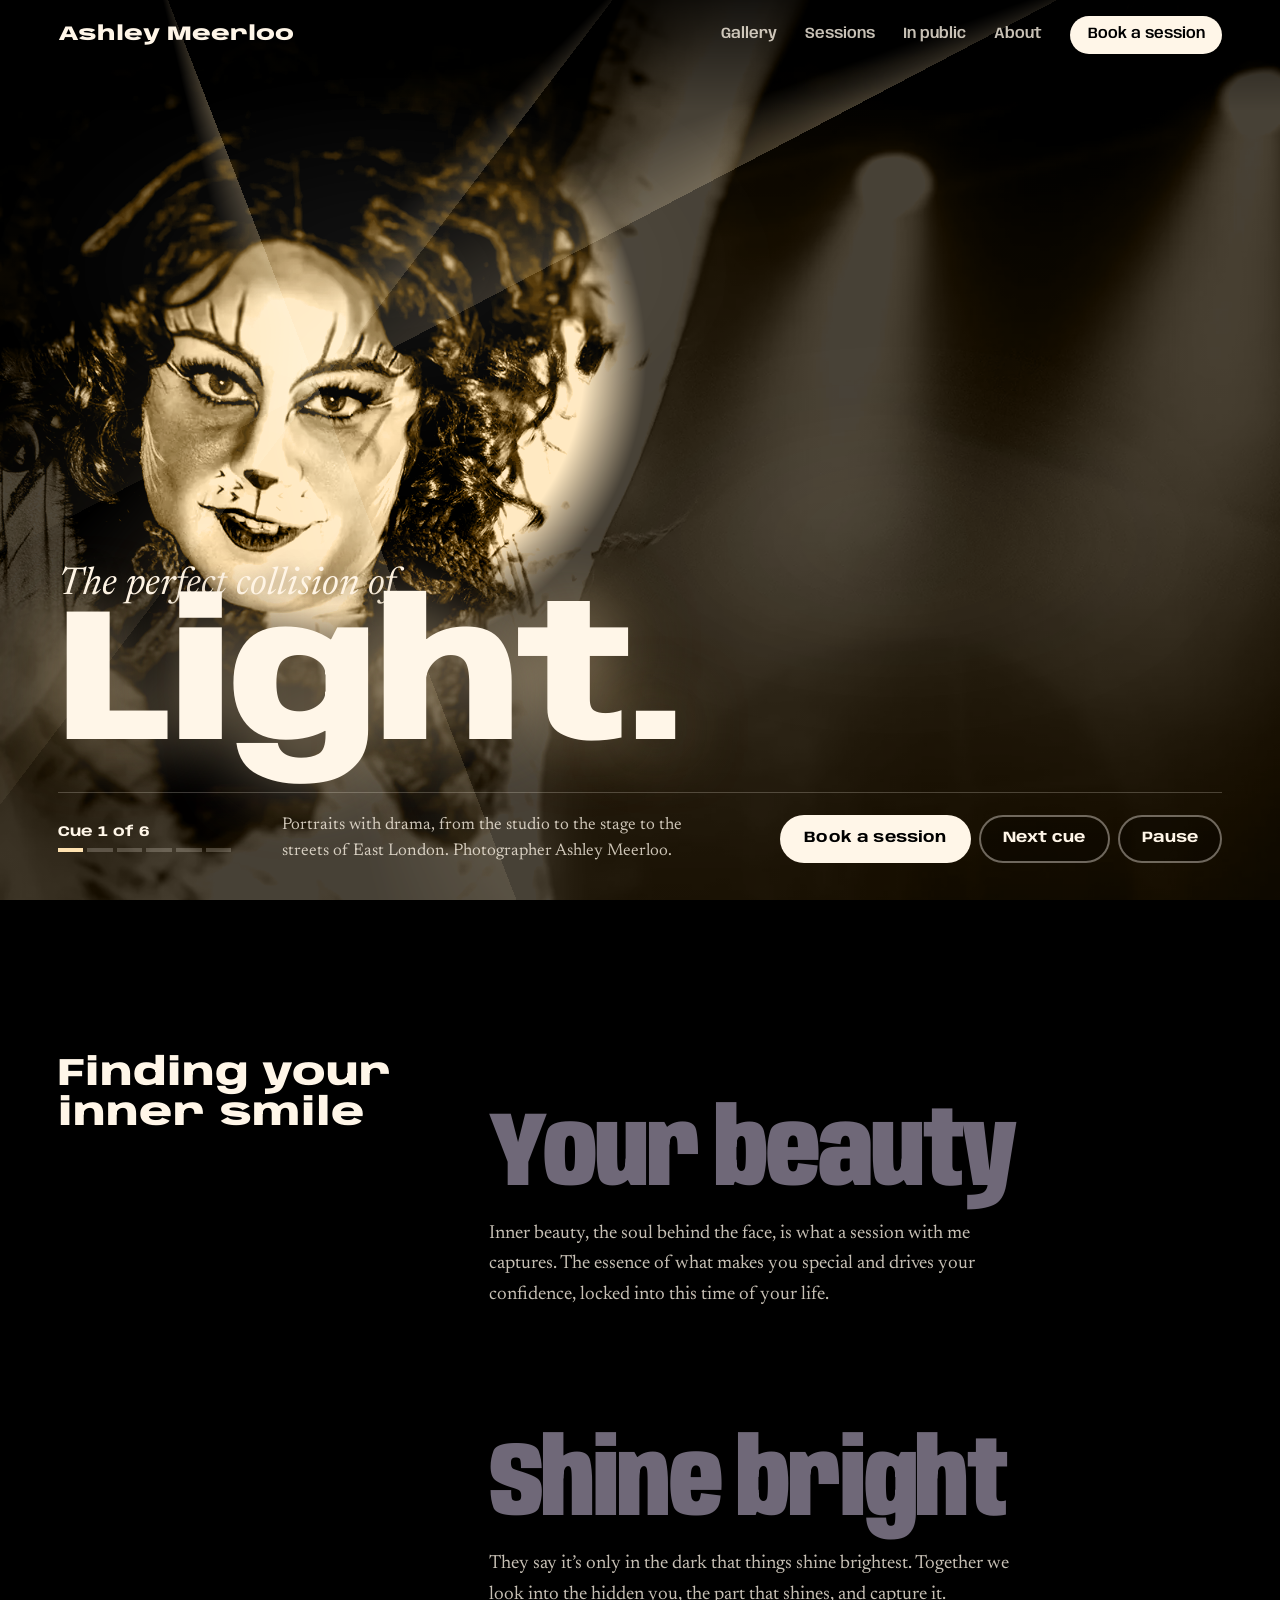
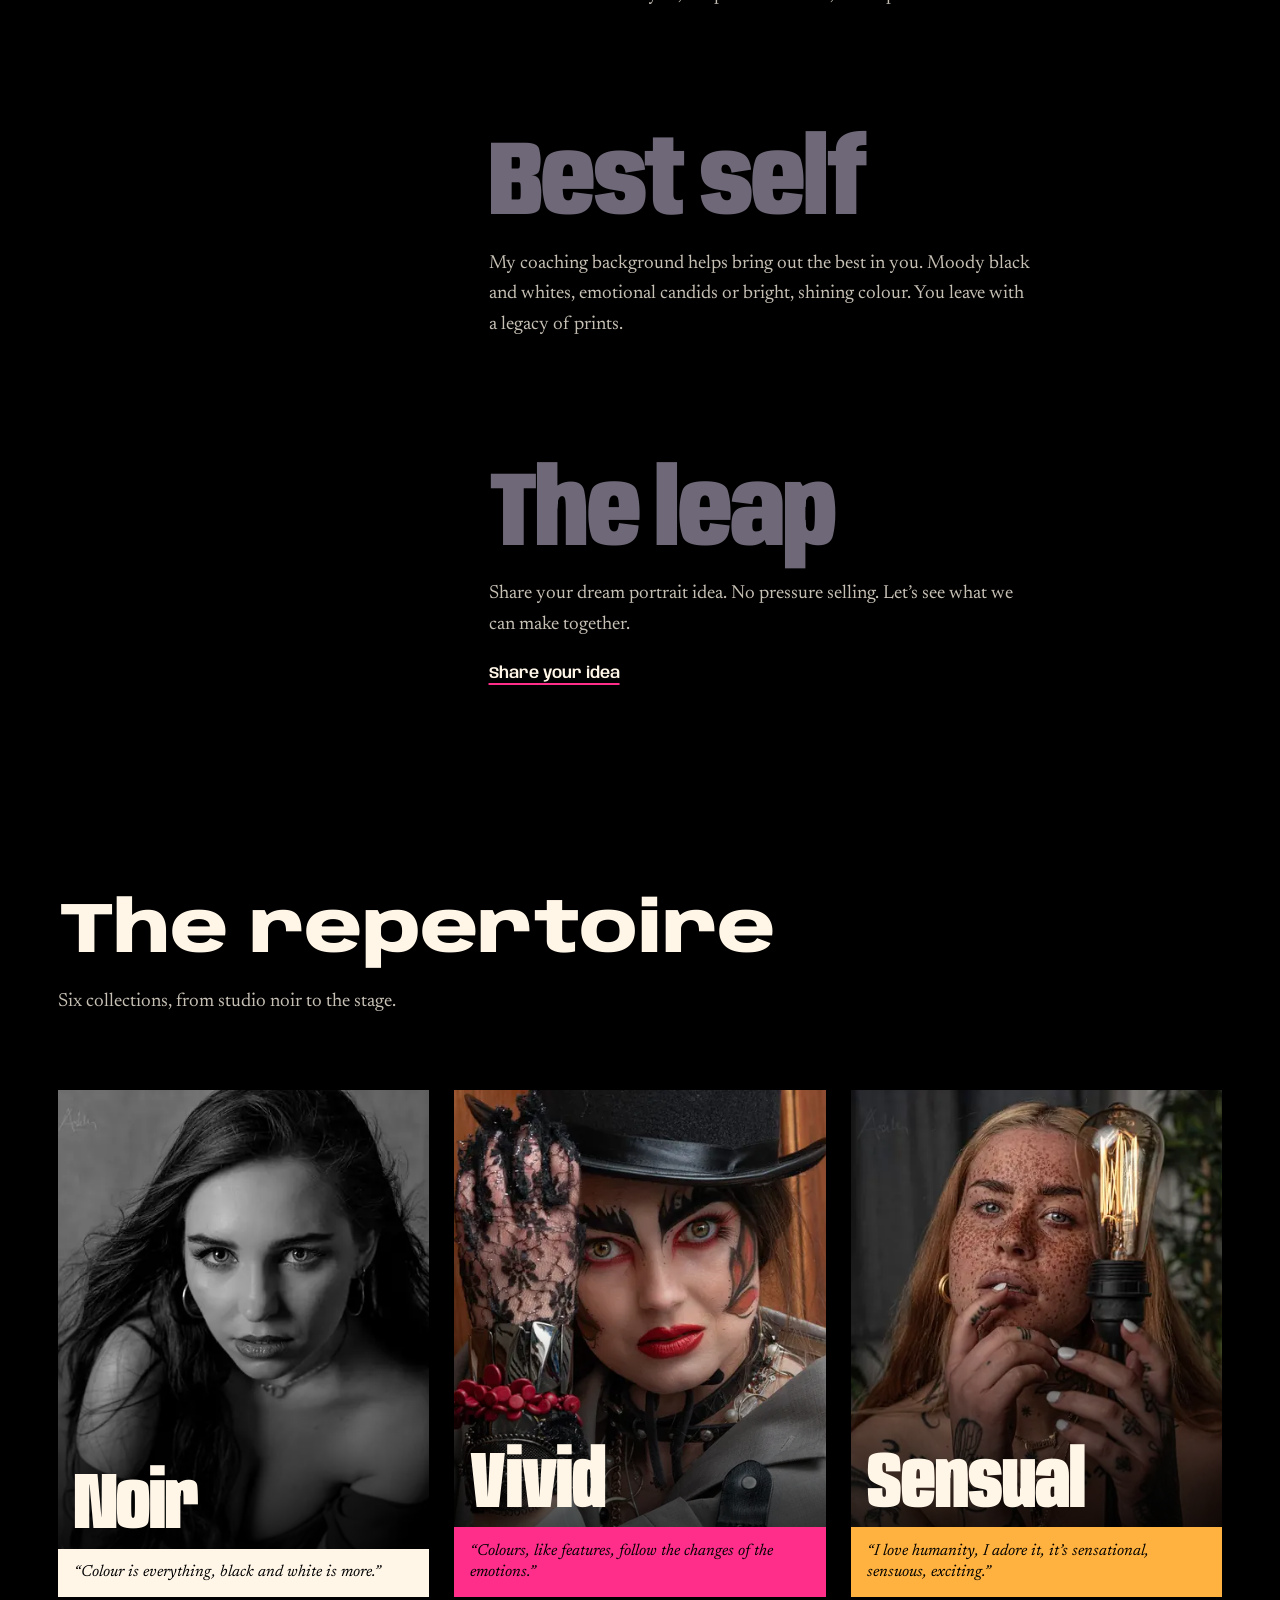
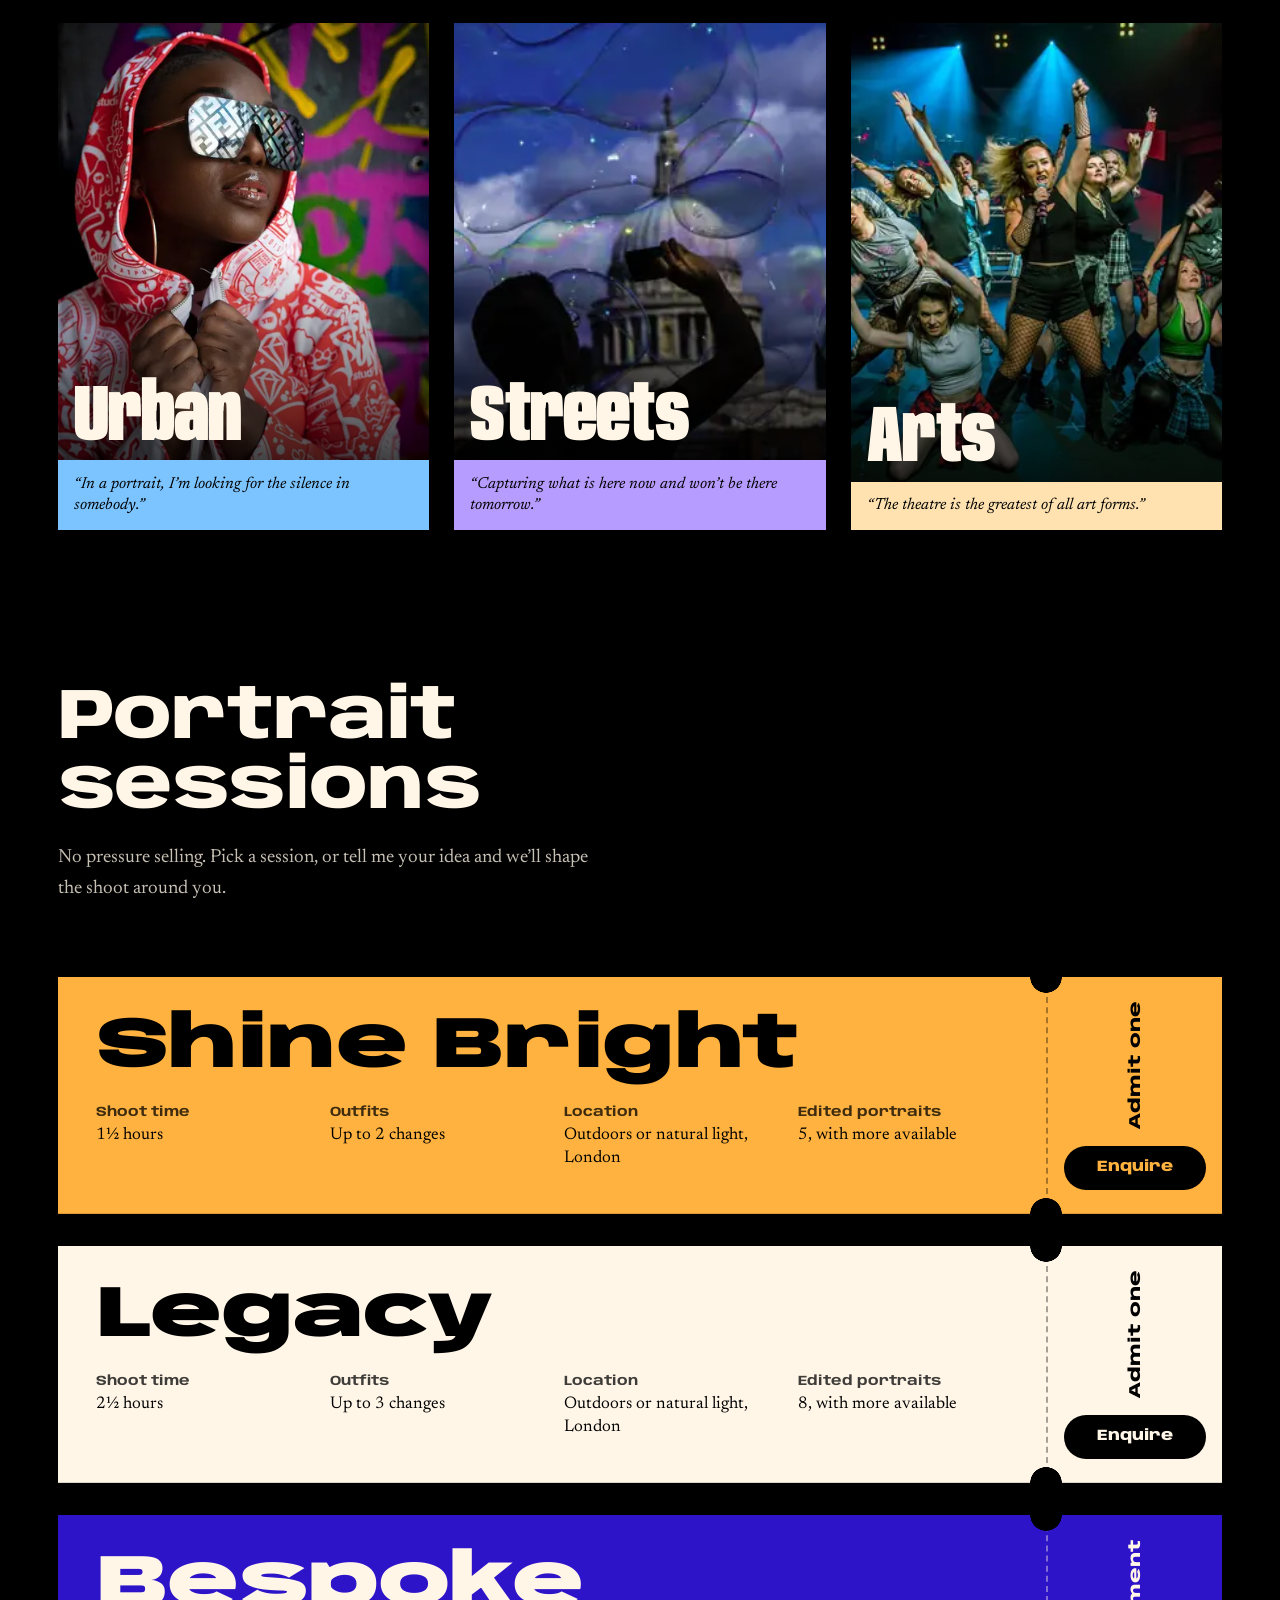
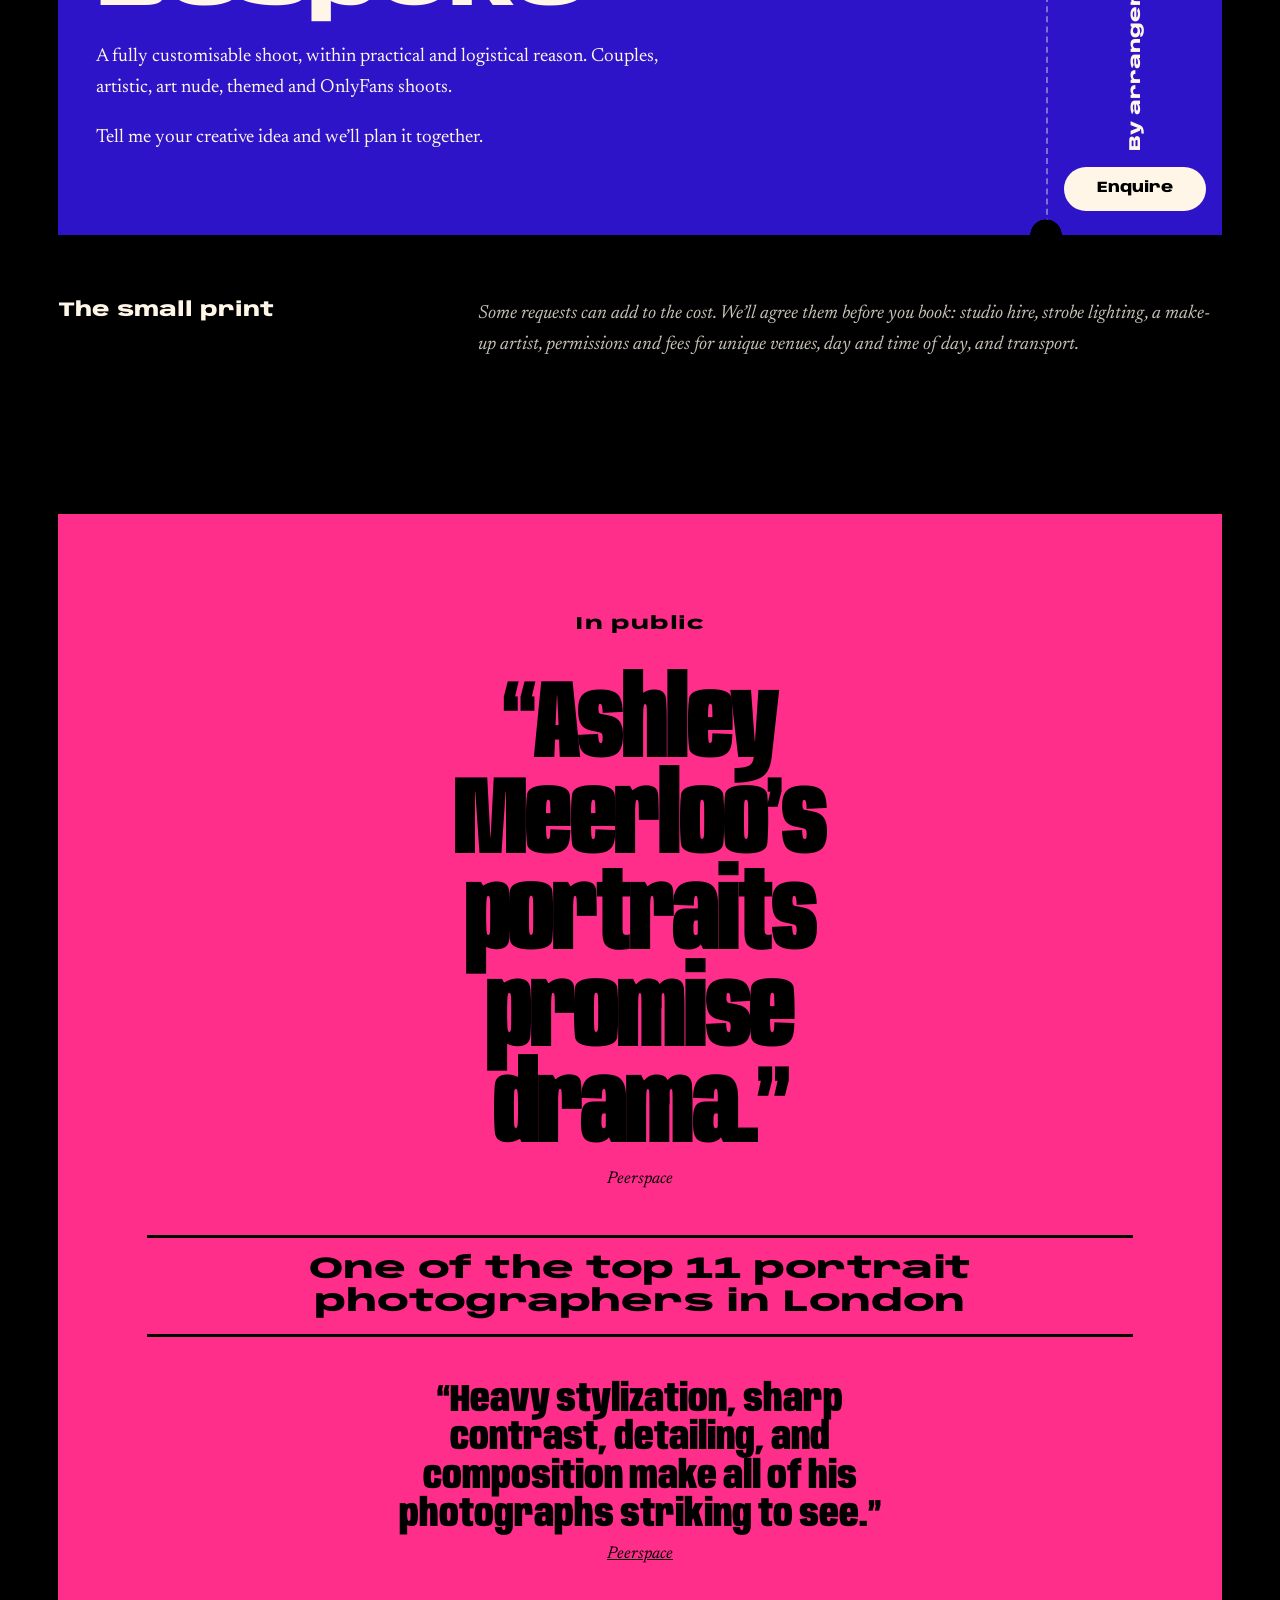
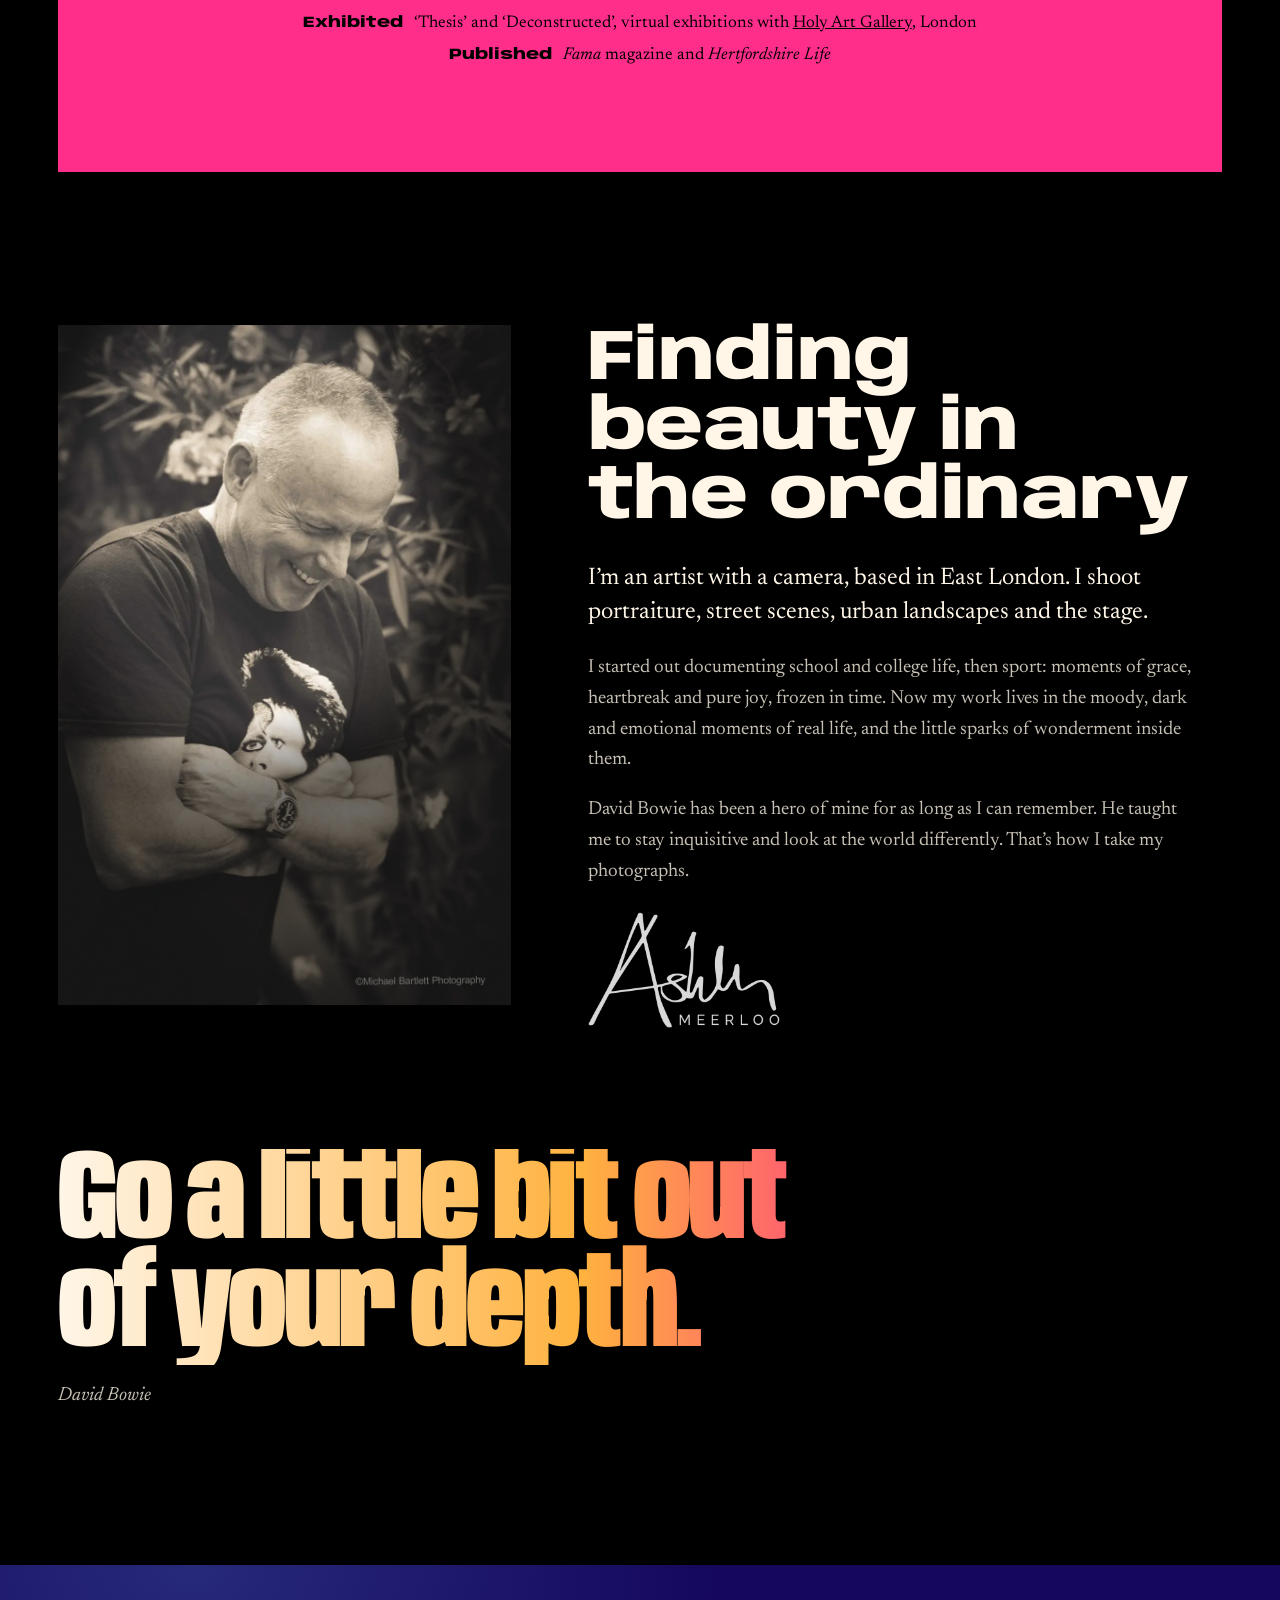
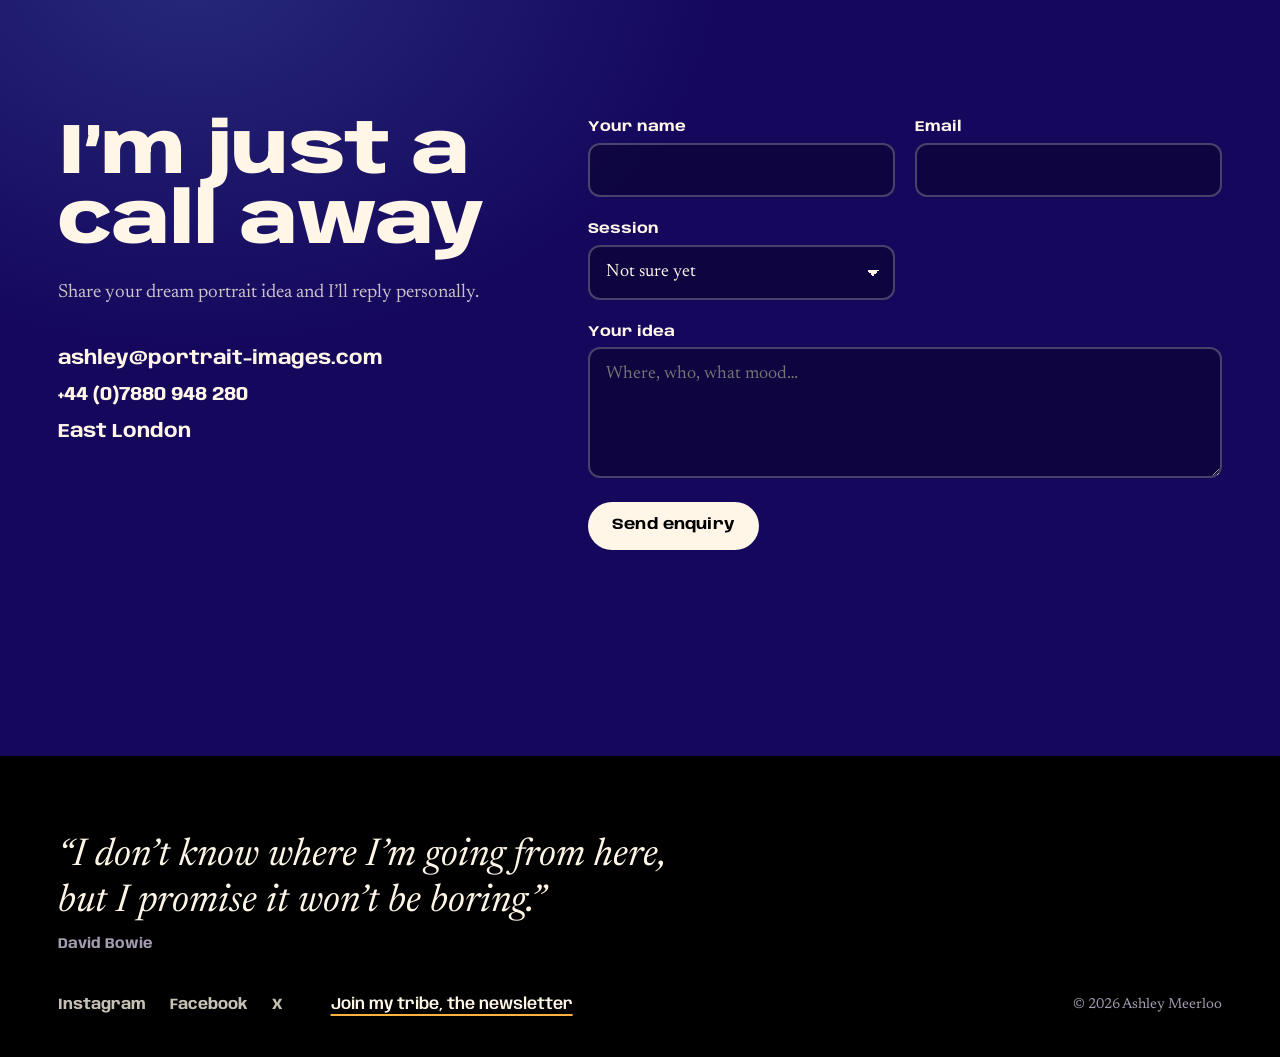
<file: stage/index.html>
<!doctype html>
<html lang="en-GB">
<head>
  <meta charset="utf-8">
  <meta name="viewport" content="width=device-width, initial-scale=1, viewport-fit=cover">
  <title>Ashley Meerloo | Portraits with drama, East London</title>
  <meta name="description" content="Portraits with drama, from the studio to the stage to the streets of East London. Book a portrait session with photographer Ashley Meerloo.">
  <meta name="robots" content="noindex">
  <meta name="theme-color" content="#000000">
  <link rel="icon" href="data:image/svg+xml,%3Csvg xmlns='http://www.w3.org/2000/svg' viewBox='0 0 64 64'%3E%3Crect width='64' height='64' fill='%23000'/%3E%3Cpath d='M32 6 L46 58 H18 Z' fill='%23FF2E8B' opacity='.9'/%3E%3C/svg%3E">

  <meta property="og:type" content="website">
  <meta property="og:site_name" content="Ashley Meerloo Photography">
  <meta property="og:title" content="Ashley Meerloo, portraits with drama">
  <meta property="og:description" content="The perfect collision of light, mood, shadow, space, emotion and story. Portrait sessions in East London.">
  <meta property="og:url" content="../stage/">
  <meta property="og:image" content="../shared/og/stage.jpg">
  <meta property="og:image:type" content="image/jpeg">
  <meta property="og:image:width" content="1200">
  <meta property="og:image:height" content="630">
  <meta property="og:image:alt" content="A performer lit by coloured stage light, with the name Ashley Meerloo">
  <meta name="twitter:card" content="summary_large_image">

  <link rel="preconnect" href="https://fonts.googleapis.com">
  <link rel="preconnect" href="https://fonts.gstatic.com" crossorigin>
  <link rel="stylesheet" href="https://fonts.googleapis.com/css2?family=Anybody:wdth,wght@50..150,100..900&family=Newsreader:ital,opsz,wght@0,6..72,400;0,6..72,500;1,6..72,400&display=swap">
  <link rel="preload" as="image" fetchpriority="high"
    imagesrcset="../shared/img/sara-dramatic-480.webp 480w, ../shared/img/sara-dramatic-960.webp 960w, ../shared/img/sara-dramatic-1600.webp 1600w, ../shared/img/sara-dramatic-2200.webp 1950w"
    imagesizes="100vw">
  <link rel="stylesheet" href="stage.css">
  <script>document.documentElement.classList.add('js')</script>
  <script src="stage.js" defer></script>
</head>
<body>
  <a class="skip" href="#main">Skip to content</a>

  <header class="site-header" data-header>
    <a class="wordmark" href="./">Ashley Meerloo</a>
    <button class="menu-btn" type="button" aria-expanded="false" aria-controls="site-nav" data-menu-btn>Menu</button>
    <nav class="site-nav" id="site-nav" aria-label="Main">
      <a href="gallery.html">Gallery</a>
      <a href="#sessions">Sessions</a>
      <a href="#press">In public</a>
      <a href="#about">About</a>
      <a class="site-nav__cta" href="#contact">Book a session</a>
    </nav>
  </header>

  <main id="main">
    <section class="stage" data-stage aria-labelledby="stage-title">
      <div class="stage__cues" aria-hidden="true">
        <figure class="cue is-active" data-label="Light." data-gel="#ffe2b0" style="--fx:26%;--fy:40%">
          <img src="../shared/img/sara-dramatic-960.webp" srcset="../shared/img/sara-dramatic-480.webp 480w, ../shared/img/sara-dramatic-960.webp 960w, ../shared/img/sara-dramatic-1600.webp 1600w, ../shared/img/sara-dramatic-2200.webp 1950w" width="1950" height="1560" decoding="async" style="background:#6c7476 url([data-uri]) center/cover no-repeat" data-photo="sara-dramatic" sizes="100vw" fetchpriority="high" alt="">
        </figure>
        <figure class="cue" data-label="Mood." data-gel="#3a1cff" style="--fx:46%;--fy:42%">
          <img data-src="../shared/img/moody-960.webp" data-srcset="../shared/img/moody-480.webp 480w, ../shared/img/moody-960.webp 960w, ../shared/img/moody-1600.webp 1600w, ../shared/img/moody-2200.webp 1800w" width="1800" height="1440" decoding="async" style="background:#29292a url([data-uri]) center/cover no-repeat" data-photo="moody" data-defer sizes="100vw" alt="">
        </figure>
        <figure class="cue" data-label="Shadow." data-gel="#ffb23f" style="--fx:48%;--fy:24%">
          <img data-src="../shared/img/final-ballad-960.webp" data-srcset="../shared/img/final-ballad-480.webp 480w, ../shared/img/final-ballad-960.webp 960w, ../shared/img/final-ballad-1600.webp 1402w" width="1402" height="2100" decoding="async" style="background:#2a2a2a url([data-uri]) center/cover no-repeat" data-photo="final-ballad" data-defer sizes="100vw" alt="">
        </figure>
        <figure class="cue" data-label="Space." data-gel="#7cc4ff" style="--fx:34%;--fy:38%">
          <img data-src="../shared/img/tate-phone-960.webp" data-srcset="../shared/img/tate-phone-480.webp 480w, ../shared/img/tate-phone-960.webp 960w, ../shared/img/tate-phone-1600.webp 1600w" width="1600" height="1280" decoding="async" style="background:#696867 url([data-uri]) center/cover no-repeat" data-photo="tate-phone" data-defer sizes="100vw" alt="">
        </figure>
        <figure class="cue" data-label="Emotion." data-gel="#ff2e8b" style="--fx:52%;--fy:22%">
          <img data-src="../shared/img/emotion-960.webp" data-srcset="../shared/img/emotion-480.webp 480w, ../shared/img/emotion-960.webp 960w, ../shared/img/emotion-1600.webp 1071w" width="1071" height="1400" decoding="async" style="background:#584f51 url([data-uri]) center/cover no-repeat" data-photo="emotion" data-defer sizes="100vw" alt="">
        </figure>
        <figure class="cue cue--open" data-label="Story." data-gel="" style="--fx:55%;--fy:36%">
          <img data-src="../shared/img/roar-960.webp" data-srcset="../shared/img/roar-480.webp 480w, ../shared/img/roar-960.webp 960w, ../shared/img/roar-1600.webp 1040w" width="1040" height="1300" decoding="async" style="background:#5d4d65 url([data-uri]) center/cover no-repeat" data-photo="roar" data-defer sizes="100vw" alt="">
        </figure>
      </div>
      <div class="stage__gel" aria-hidden="true"></div>
      <div class="stage__dark" aria-hidden="true"></div>
      <div class="stage__beams" aria-hidden="true">
        <span class="beam"></span><span class="beam"></span><span class="beam"></span>
      </div>
      <div class="stage__haze" aria-hidden="true"></div>
      <div class="stage__blackout" aria-hidden="true"></div>

      <div class="stage__copy">
        <h1 class="stage__title" id="stage-title">
          <span class="stage__kicker">The perfect collision of</span>
          <span class="stage__word" data-word aria-hidden="true">Light.</span>
          <span class="sr-only">light, mood, shadow, space, emotion and story.</span>
        </h1>
      </div>

      <div class="stage__bar">
        <div class="cuebar">
          <p class="cuebar__label">Cue <span data-cue-num>1</span> of 6</p>
          <ol class="cuebar__steps" aria-hidden="true">
            <li></li><li></li><li></li><li></li><li></li><li></li>
          </ol>
        </div>
        <p class="stage__lede">Portraits with drama, from the studio to the stage to the streets of East London. Photographer Ashley Meerloo.</p>
        <div class="stage__actions">
          <a class="btn btn--spot" href="#contact">Book a session</a>
          <button class="btn btn--line" type="button" data-go>Next cue</button>
          <button class="btn btn--line" type="button" data-pause aria-pressed="false">Pause</button>
        </div>
      </div>
    </section>

    <section class="smile" aria-labelledby="smile-title">
      <h2 class="smile__title" id="smile-title">Finding your inner smile</h2>
      <ol class="acts">
        <li class="act" style="--g:#ffe2b0">
          <h3>Your beauty</h3>
          <p>Inner beauty, the soul behind the face, is what a session with me captures. The essence of what makes you special and drives your confidence, locked into this time of your life.</p>
        </li>
        <li class="act" style="--g:#7cc4ff">
          <h3>Shine bright</h3>
          <p>They say it’s only in the dark that things shine brightest. Together we look into the hidden you, the part that shines, and capture it.</p>
        </li>
        <li class="act" style="--g:#ffb23f">
          <h3>Best self</h3>
          <p>My coaching background helps bring out the best in you. Moody black and whites, emotional candids or bright, shining colour. You leave with a legacy of prints.</p>
        </li>
        <li class="act" style="--g:#ff2e8b">
          <h3>The leap</h3>
          <p>Share your dream portrait idea. No pressure selling. Let’s see what we can make together.</p>
          <a class="text-link" href="#contact">Share your idea</a>
        </li>
      </ol>
    </section>

    <section class="repertoire" id="work" aria-labelledby="work-title">
      <div class="section-head">
        <h2 class="section-title" id="work-title">The repertoire</h2>
        <p>Six collections, from studio noir to the stage.</p>
      </div>
      <ul class="posters">
        <li><a class="poster" href="gallery.html#noir" style="--g:#fff6e8">
          <img src="../shared/img/bibi-sultry-960.webp" srcset="../shared/img/bibi-sultry-480.webp 480w, ../shared/img/bibi-sultry-960.webp 960w, ../shared/img/bibi-sultry-1600.webp 1600w, ../shared/img/bibi-sultry-2200.webp 1760w" width="1760" height="2200" decoding="async" style="background:#3d3d3d url([data-uri]) center/cover no-repeat" alt="Bibi, shoulders bare, looking straight into the lens" data-photo="bibi-sultry" loading="lazy" sizes="(min-width: 1000px) 31vw, 78vw">
          <span class="poster__name">Noir</span>
          <span class="poster__band">“Colour is everything, black and white is more.”</span>
        </a></li>
        <li><a class="poster" href="gallery.html#vivid" style="--g:#ff2e8b">
          <img src="../shared/img/kasia-hat-960.webp" srcset="../shared/img/kasia-hat-480.webp 480w, ../shared/img/kasia-hat-960.webp 960w, ../shared/img/kasia-hat-1600.webp 1072w" width="1072" height="1340" decoding="async" style="background:#614d48 url([data-uri]) center/cover no-repeat" alt="Kasia in a top hat and lace, red eye make-up" data-photo="kasia-hat" loading="lazy" sizes="(min-width: 1000px) 31vw, 78vw">
          <span class="poster__name">Vivid</span>
          <span class="poster__band">“Colours, like features, follow the changes of the emotions.”</span>
        </a></li>
        <li><a class="poster" href="gallery.html#sensual" style="--g:#ffb23f">
          <img src="../shared/img/polly-lamp-960.webp" srcset="../shared/img/polly-lamp-480.webp 480w, ../shared/img/polly-lamp-960.webp 960w, ../shared/img/polly-lamp-1600.webp 1264w" width="1264" height="1580" decoding="async" style="background:#4d372d url([data-uri]) center/cover no-repeat" alt="Polly holding a glowing bulb, looking at the lens" data-photo="polly-lamp" loading="lazy" sizes="(min-width: 1000px) 31vw, 78vw">
          <span class="poster__name">Sensual</span>
          <span class="poster__band">“I love humanity, I adore it, it’s sensational, sensuous, exciting.”</span>
        </a></li>
        <li><a class="poster" href="gallery.html#urban" style="--g:#7cc4ff">
          <img src="../shared/img/jess-collar-960.webp" srcset="../shared/img/jess-collar-480.webp 480w, ../shared/img/jess-collar-960.webp 960w, ../shared/img/jess-collar-1600.webp 1101w" width="1101" height="1440" decoding="async" style="background:#7b4b51 url([data-uri]) center/cover no-repeat" alt="Jess in a red hoodie and mirrored shades in front of graffiti" data-photo="jess-collar" loading="lazy" sizes="(min-width: 1000px) 31vw, 78vw">
          <span class="poster__name">Urban</span>
          <span class="poster__band">“In a portrait, I’m looking for the silence in somebody.”</span>
        </a></li>
        <li><a class="poster" href="gallery.html#streets" style="--g:#b69cff">
          <img src="../shared/img/bubbles-960.webp" srcset="../shared/img/bubbles-480.webp 480w, ../shared/img/bubbles-960.webp 960w, ../shared/img/bubbles-1600.webp 1600w" width="2500" height="1669" decoding="async" style="--fx:40%;background:#373e5f url([data-uri]) center/cover no-repeat" alt="A silhouette blowing bubbles in front of St Paul's" data-photo="bubbles" loading="lazy" sizes="(min-width: 1000px) 31vw, 78vw">
          <span class="poster__name">Streets</span>
          <span class="poster__band">“Capturing what is here now and won’t be there tomorrow.”</span>
        </a></li>
        <li><a class="poster" href="gallery.html#arts" style="--g:#ffe2b0">
          <img src="../shared/img/arms-up-960.webp" srcset="../shared/img/arms-up-480.webp 480w, ../shared/img/arms-up-960.webp 960w, ../shared/img/arms-up-1600.webp 1400w" width="1400" height="1120" decoding="async" style="background:#223d3b url([data-uri]) center/cover no-repeat" alt="A dance company with arms raised under blue stage light" data-photo="arms-up" loading="lazy" sizes="(min-width: 1000px) 31vw, 78vw">
          <span class="poster__name">Arts</span>
          <span class="poster__band">“The theatre is the greatest of all art forms.”</span>
        </a></li>
      </ul>
    </section>

    <section class="sessions" id="sessions" aria-labelledby="sessions-title">
      <div class="section-head">
        <h2 class="section-title" id="sessions-title">Portrait sessions</h2>
        <p>No pressure selling. Pick a session, or tell me your idea and we’ll shape the shoot around you.</p>
      </div>

      <div class="tickets">
        <article class="ticket" style="--tk:#ffb23f">
          <div class="ticket__main">
            <h3>Shine Bright</h3>
            <dl class="ticket__spec">
              <div><dt>Shoot time</dt><dd>1½ hours</dd></div>
              <div><dt>Outfits</dt><dd>Up to 2 changes</dd></div>
              <div><dt>Location</dt><dd>Outdoors or natural light, London</dd></div>
              <div><dt>Edited portraits</dt><dd>5, with more available</dd></div>
            </dl>
          </div>
          <div class="ticket__stub">
            <p class="ticket__admit">Admit one</p>
            <a class="ticket__btn" href="#contact" data-package="Shine Bright">Enquire</a>
          </div>
        </article>

        <article class="ticket" style="--tk:#fff6e8">
          <div class="ticket__main">
            <h3>Legacy</h3>
            <dl class="ticket__spec">
              <div><dt>Shoot time</dt><dd>2½ hours</dd></div>
              <div><dt>Outfits</dt><dd>Up to 3 changes</dd></div>
              <div><dt>Location</dt><dd>Outdoors or natural light, London</dd></div>
              <div><dt>Edited portraits</dt><dd>8, with more available</dd></div>
            </dl>
          </div>
          <div class="ticket__stub">
            <p class="ticket__admit">Admit one</p>
            <a class="ticket__btn" href="#contact" data-package="Legacy">Enquire</a>
          </div>
        </article>

        <article class="ticket ticket--dark" style="--tk:#2e14c8">
          <div class="ticket__main">
            <h3>Bespoke</h3>
            <p>A fully customisable shoot, within practical and logistical reason. Couples, artistic, art nude, themed and OnlyFans shoots.</p>
            <p>Tell me your creative idea and we’ll plan it together.</p>
          </div>
          <div class="ticket__stub">
            <p class="ticket__admit">By arrangement</p>
            <a class="ticket__btn" href="#contact" data-package="Bespoke">Enquire</a>
          </div>
        </article>
      </div>

      <div class="smallprint">
        <h3>The small print</h3>
        <p>Some requests can add to the cost. We’ll agree them before you book: studio hire, strobe lighting, a make-up artist, permissions and fees for unique venues, day and time of day, and transport.</p>
      </div>
    </section>

    <section class="press" id="press" aria-labelledby="press-title">
      <div class="playbill">
        <h2 class="playbill__title" id="press-title">In public</h2>
        <blockquote class="blurb blurb--lead">
          <p>“Ashley Meerloo’s portraits promise drama.”</p>
          <footer>Peerspace</footer>
        </blockquote>
        <p class="playbill__accolade">One of the top 11 portrait photographers in London</p>
        <blockquote class="blurb">
          <p>“Heavy stylization, sharp contrast, detailing, and composition make all of his photographs striking to see.”</p>
          <footer><a href="https://www.peerspace.com/resources/portrait-photographers-london/">Peerspace</a></footer>
        </blockquote>
        <div class="playbill__credits">
          <p><strong>Exhibited</strong> ‘Thesis’ and ‘Deconstructed’, virtual exhibitions with <a href="https://www.theholyart.com/">Holy Art Gallery</a>, London</p>
          <p><strong>Published</strong> <i>Fama</i> magazine and <i>Hertfordshire Life</i></p>
        </div>
      </div>
    </section>

    <section class="about" id="about" aria-labelledby="about-title">
      <figure class="about__visual">
        <img src="../shared/img/ashley-laughing-960.webp" srcset="../shared/img/ashley-laughing-480.webp 480w, ../shared/img/ashley-laughing-960.webp 960w, ../shared/img/ashley-laughing-1600.webp 1600w" width="2500" height="3750" decoding="async" style="background:#68615a url([data-uri]) center/cover no-repeat" alt="Ashley Meerloo laughing, camera in hand" data-photo="ashley-laughing" loading="lazy" sizes="(min-width: 900px) 40vw, 92vw">
      </figure>
      <div class="about__text">
        <h2 class="section-title" id="about-title">Finding beauty in the ordinary</h2>
        <p class="lead">I’m an artist with a camera, based in East London. I shoot portraiture, street scenes, urban landscapes and the stage.</p>
        <p>I started out documenting school and college life, then sport: moments of grace, heartbreak and pure joy, frozen in time. Now my work lives in the moody, dark and emotional moments of real life, and the little sparks of wonderment inside them.</p>
        <p>David Bowie has been a hero of mine for as long as I can remember. He taught me to stay inquisitive and look at the world differently. That’s how I take my photographs.</p>
        <img class="signature" src="../shared/img/signature-light.webp" width="598" height="362" alt="Ashley Meerloo’s signature" loading="lazy" decoding="async">
      </div>
      <blockquote class="bowie">
        <p>Go a little bit out of your depth.</p>
        <footer>David Bowie</footer>
      </blockquote>
    </section>

    <section class="contact" id="contact" aria-labelledby="contact-title">
      <div class="contact__intro">
        <h2 class="section-title" id="contact-title">I’m just a call away</h2>
        <p>Share your dream portrait idea and I’ll reply personally.</p>
        <ul class="contact__details">
          <li><a href="mailto:ashley@portrait-images.com">ashley@portrait-images.com</a></li>
          <li><a href="tel:+447880948280">+44 (0)7880 948 280</a></li>
          <li>East London</li>
        </ul>
      </div>
      <form class="form" data-form>
        <label class="field">
          <span>Your name</span>
          <input name="name" autocomplete="name" required>
        </label>
        <label class="field">
          <span>Email</span>
          <input name="email" type="email" autocomplete="email" required>
        </label>
        <label class="field">
          <span>Session</span>
          <select name="package" data-package-select>
            <option>Not sure yet</option>
            <option>Shine Bright</option>
            <option>Legacy</option>
            <option>Bespoke</option>
          </select>
        </label>
        <label class="field field--wide">
          <span>Your idea</span>
          <textarea name="idea" rows="4" placeholder="Where, who, what mood…"></textarea>
        </label>
        <button class="btn btn--spot" type="submit">Send enquiry</button>
        <p class="form__status" role="status" data-status></p>
      </form>
    </section>
  </main>

  <footer class="site-footer">
    <p class="site-footer__quote">“I don’t know where I’m going from here, but I promise it won’t be boring.” <span>David Bowie</span></p>
    <div class="site-footer__row">
      <nav class="social" aria-label="Social">
        <a href="https://instagram.com/aim.click.ldn">Instagram</a>
        <a href="https://facebook.com/ashley.meerloo">Facebook</a>
        <a href="https://twitter.com/AimClickLondon">X</a>
      </nav>
      <a class="text-link" href="https://ashleys-newsletter-2a89ea.beehiiv.com/subscribe">Join my tribe, the newsletter</a>
      <p class="site-footer__small">© 2026 Ashley Meerloo</p>
    </div>
  </footer>
</body>
</html>
</file>
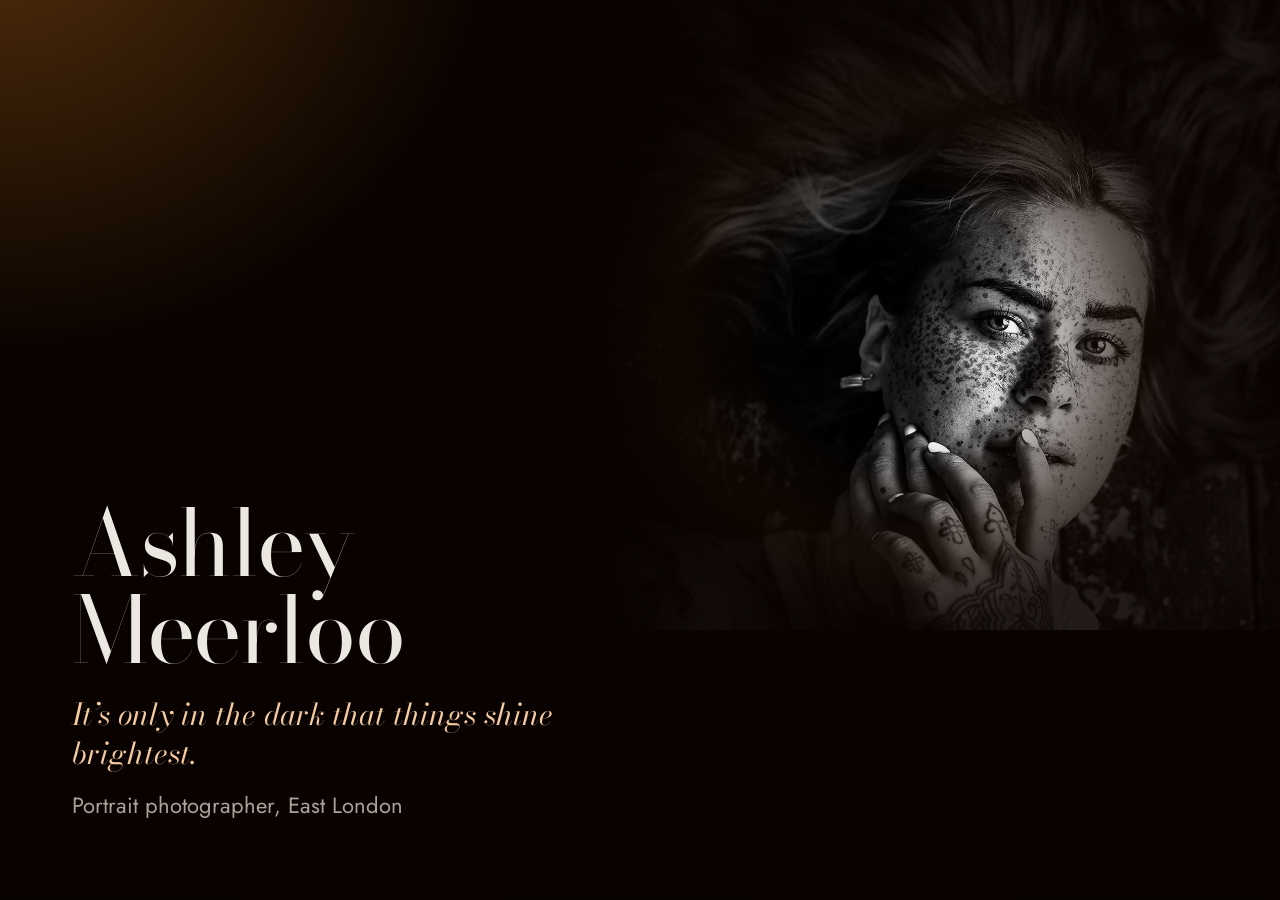
<file: _tools/og.html>
<!doctype html>
<html lang="en-GB">
<head>
<meta charset="utf-8">
<title>Share card template</title>
<!-- Rendered to shared/og/*.jpg by _tools/make_og.sh (1200x630, the size WhatsApp, iMessage and social apps expect). -->
<link rel="stylesheet" href="https://fonts.googleapis.com/css2?family=Bodoni+Moda:ital,opsz,wght@0,6..96,400..700;1,6..96,400&family=Jost:wght@400;500&family=Anybody:wdth,wght@50..150,100..900&family=Newsreader:ital,opsz,wght@1,6..72,400&display=block">
<style>
  html, body { margin: 0; width: 1200px; height: 630px; overflow: hidden; background: #000; }
  .card { position: absolute; inset: 0; display: none; overflow: hidden; color: #ece8e1; }
  :target, .card.on { display: block; }

  /* Darkroom */
  .dr img { position: absolute; right: 0; top: 0; width: 700px; height: 630px; object-fit: cover; object-position: 66% 50%;
    -webkit-mask-image: linear-gradient(to right, transparent, #000 35%); }
  .dr .dark { position: absolute; inset: 0; background: radial-gradient(circle 300px at 900px 330px, transparent 0%, rgba(0,0,0,.05) 40%, rgba(22,8,0,.66) 75%, rgba(10,3,0,.9) 100%); }
  .dr .glow { position: absolute; inset: 0; background: radial-gradient(55% 70% at 0% -10%, rgba(240,138,36,.32), transparent 70%); mix-blend-mode: screen; }
  .dr .txt { position: absolute; left: 72px; bottom: 80px; }
  .dr h1 { font: 400 92px/0.95 "Bodoni Moda", serif; margin: 0 0 22px; letter-spacing: -0.015em; }
  .dr p { font: italic 400 30px/1.3 "Bodoni Moda", serif; margin: 0 0 18px; color: #f4caa0; max-width: 560px; }
  .dr small { font: 400 22px/1.3 "Jost", sans-serif; color: #a9a39a; }

  /* Stage */
  .st { color: #fff6e8; }
  .st img { position: absolute; inset: 0; width: 100%; height: 100%; object-fit: cover; object-position: 52% 18%; filter: grayscale(1) contrast(1.2); }
  .st .gel { position: absolute; inset: 0; background: #ff2e8b; mix-blend-mode: color; }
  .st .dark { position: absolute; inset: 0; background: radial-gradient(ellipse 260px 300px at 640px 170px, transparent 80%, rgba(0,0,0,.7) 100%); }
  .st .beam { position: absolute; top: -20px; width: 900px; height: 1100px; translate: -50% 0; transform-origin: 50% 0; mix-blend-mode: screen; opacity: .35;
    background: conic-gradient(from 180deg at 50% 0, transparent -7deg, #ff9cc8 0deg, transparent 7deg);
    -webkit-mask-image: linear-gradient(#000, transparent 70%); }
  .st .b1 { left: 120px; rotate: -50deg; } .st .b2 { left: 1100px; rotate: 50deg; }
  .st .txt { position: absolute; left: 64px; right: 64px; bottom: 56px; }
  .st p { font: italic 400 38px/1 "Newsreader", serif; margin: 0 0 6px; }
  .st h1 { font: 900 112px/0.84 "Anybody", sans-serif; font-stretch: 100%; letter-spacing: -0.04em; margin: 0;
    text-shadow: 0 0 40px rgba(255,46,139,.55); white-space: nowrap; }

  /* Cover: both directions side by side */
  .cv .half { position: absolute; top: 0; bottom: 0; width: 600px; overflow: hidden; }
  .cv .l { left: 0; } .cv .r { right: 0; }
  .cv .l img { width: 100%; height: 100%; object-fit: cover; object-position: 66% 50%; }
  .cv .l .dark { position: absolute; inset: 0; background: radial-gradient(circle 260px at 400px 300px, transparent 0, rgba(22,8,0,.6) 75%, rgba(10,3,0,.88) 100%); }
  .cv .r img { width: 100%; height: 100%; object-fit: cover; object-position: 52% 20%; filter: grayscale(1) contrast(1.2); }
  .cv .r .gel { position: absolute; inset: 0; background: #ff2e8b; mix-blend-mode: color; }
  .cv .name { position: absolute; left: 0; right: 0; bottom: 60px; text-align: center; }
  .cv .name h1 { margin: 0; display: inline-block; padding: 18px 40px 22px; background: #000;
    font: 400 64px/1 "Bodoni Moda", serif; color: #ece8e1; }
  .cv .name p { margin: 0; display: inline-block; padding: 0 22px 14px; background: #000; font: 500 24px/1 "Jost", sans-serif; color: #a9a39a; }
  .cv .name { display: grid; justify-items: center; }
</style>
</head>
<body>
  <section class="card dr" id="darkroom">
    <img src="../shared/img/polly-floor-1600.webp" alt="">
    <div class="dark"></div><div class="glow"></div>
    <div class="txt">
      <h1>Ashley<br>Meerloo</h1>
      <p>It’s only in the dark that things shine brightest.</p>
      <small>Portrait photographer, East London</small>
    </div>
  </section>

  <section class="card st" id="stage">
    <img src="../shared/img/emotion-960.webp" alt="">
    <div class="gel"></div><div class="dark"></div>
    <span class="beam b1"></span><span class="beam b2"></span>
    <div class="txt">
      <p>Portraits with drama, East London</p>
      <h1>Ashley Meerloo</h1>
    </div>
  </section>

  <section class="card cv" id="cover">
    <div class="half l"><img src="../shared/img/polly-floor-1600.webp" alt=""><div class="dark"></div></div>
    <div class="half r"><img src="../shared/img/emotion-960.webp" alt=""><div class="gel"></div></div>
    <div class="name"><h1>Ashley Meerloo</h1><p>Two directions for the new website</p></div>
  </section>
  <script>
    const id = location.hash.slice(1) || 'darkroom';
    document.getElementById(id).classList.add('on');
  </script>
</body>
</html>
</file>
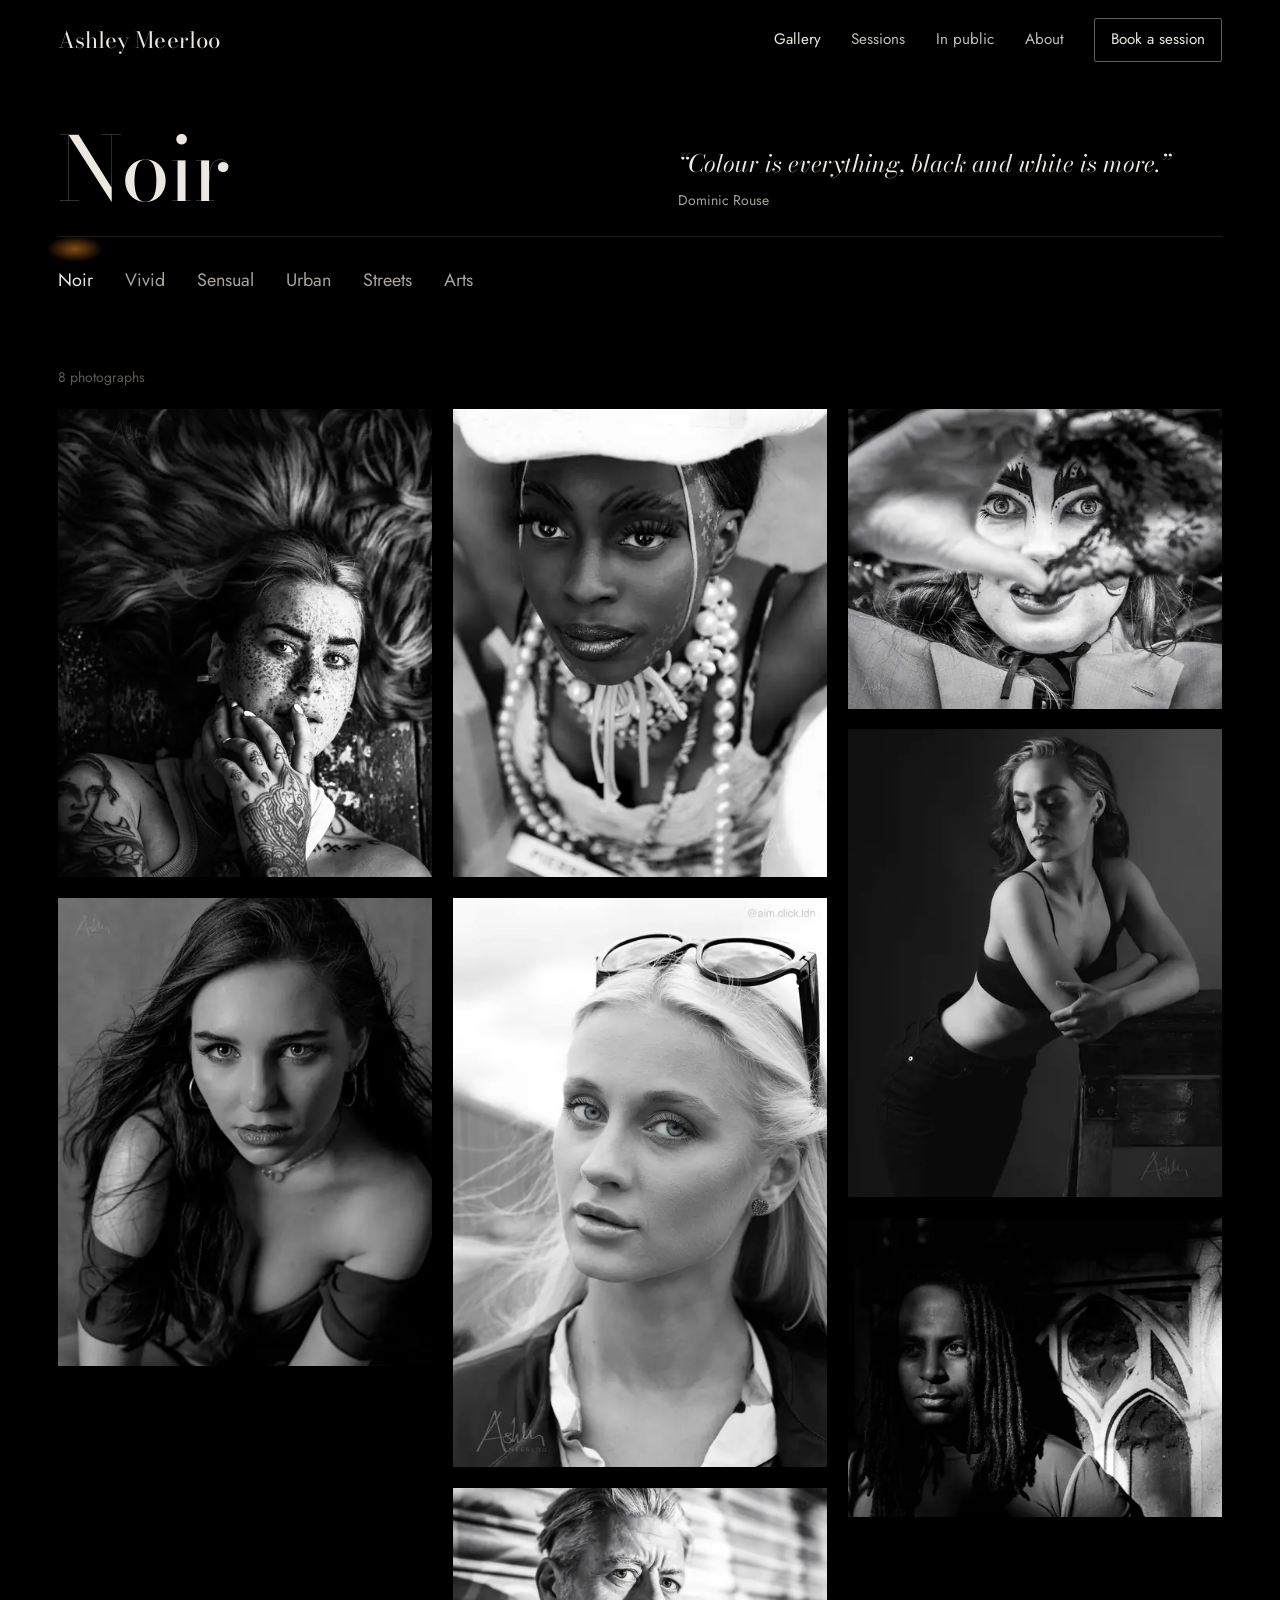
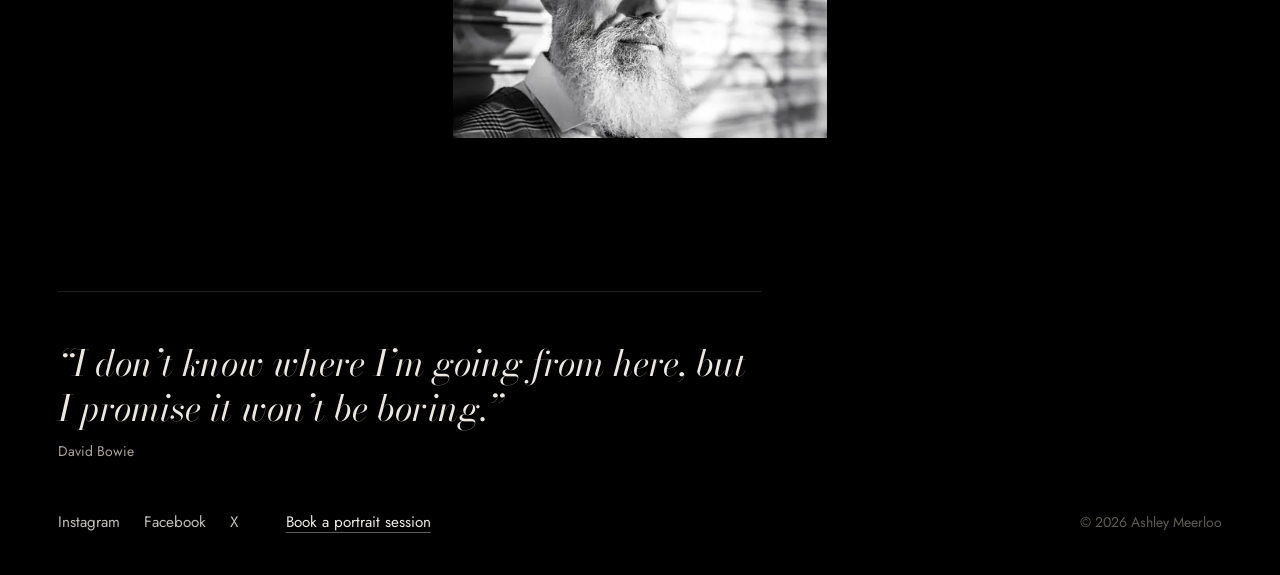
<file: darkroom/gallery.html>
<!doctype html>
<html lang="en-GB">
<head>
  <meta charset="utf-8">
  <meta name="viewport" content="width=device-width, initial-scale=1, viewport-fit=cover">
  <title>Gallery | Ashley Meerloo</title>
  <meta name="description" content="Noir, Vivid, Sensual, Urban, Streets and Arts. Six collections of portrait, street and performance photography by Ashley Meerloo, East London.">
  <meta name="robots" content="noindex">
  <meta name="theme-color" content="#000000">
  <link rel="icon" href="data:image/svg+xml,%3Csvg xmlns='http://www.w3.org/2000/svg' viewBox='0 0 64 64'%3E%3Crect width='64' height='64' fill='%23000'/%3E%3Ccircle cx='32' cy='32' r='14' fill='%23F08A24'/%3E%3C/svg%3E">

  <meta property="og:type" content="website">
  <meta property="og:site_name" content="Ashley Meerloo Photography">
  <meta property="og:title" content="The gallery | Ashley Meerloo">
  <meta property="og:description" content="Six collections of portrait, street and performance photography from East London.">
  <meta property="og:url" content="../darkroom/gallery.html">
  <meta property="og:image" content="../shared/og/darkroom.jpg">
  <meta property="og:image:type" content="image/jpeg">
  <meta property="og:image:width" content="1200">
  <meta property="og:image:height" content="630">
  <meta property="og:image:alt" content="A black and white portrait emerging from darkness, with the name Ashley Meerloo">
  <meta name="twitter:card" content="summary_large_image">

  <link rel="preconnect" href="https://fonts.googleapis.com">
  <link rel="preconnect" href="https://fonts.gstatic.com" crossorigin>
  <link rel="stylesheet" href="https://fonts.googleapis.com/css2?family=Bodoni+Moda:ital,opsz,wght@0,6..96,400..700;1,6..96,400..600&family=Jost:wght@400;500&display=swap">
  <link rel="stylesheet" href="darkroom.css">
  <script>document.documentElement.classList.add('js')</script>
  <script src="../shared/photos.js" defer></script>
  <script src="../shared/gallery.js" defer></script>
  <script src="darkroom.js" defer></script>
</head>
<body>
  <a class="skip" href="#main">Skip to content</a>

  <header class="site-header" data-header>
    <a class="wordmark" href="./">Ashley Meerloo</a>
    <button class="menu-btn" type="button" aria-expanded="false" aria-controls="site-nav" data-menu-btn>Menu</button>
    <nav class="site-nav" id="site-nav" aria-label="Main">
      <a href="gallery.html" aria-current="page">Gallery</a>
      <a href="./#sessions">Sessions</a>
      <a href="./#press">In public</a>
      <a href="./#about">About</a>
      <a class="site-nav__cta" href="./#contact">Book a session</a>
    </nav>
  </header>

  <main id="main" class="gallery" data-gallery data-base="../">
    <div class="gallery__head">
      <h1 class="gallery__title" data-title>Noir</h1>
      <blockquote class="gallery__quote">
        <p data-quote></p>
        <footer data-quote-by></footer>
      </blockquote>
      <nav class="g-tabs" data-tabs aria-label="Collections"></nav>
    </div>
    <p class="g-count" data-count></p>
    <ul class="g-grid" data-grid></ul>
  </main>

  <footer class="site-footer">
    <p class="site-footer__quote">“I don’t know where I’m going from here, but I promise it won’t be boring.” <span>David Bowie</span></p>
    <div class="site-footer__row">
      <nav class="social" aria-label="Social">
        <a href="https://instagram.com/aim.click.ldn">Instagram</a>
        <a href="https://facebook.com/ashley.meerloo">Facebook</a>
        <a href="https://twitter.com/AimClickLondon">X</a>
      </nav>
      <a class="text-link" href="./#contact">Book a portrait session</a>
      <p class="site-footer__small">© 2026 Ashley Meerloo</p>
    </div>
  </footer>

  <dialog class="lb" data-lightbox aria-label="Photo viewer">
    <div class="lb__top">
      <p class="lb__count" data-lb-count></p>
      <button class="lb__btn" type="button" data-lb-close>Close</button>
    </div>
    <figure class="lb__figure">
      <img data-lb-img alt="">
      <button class="lb__btn lb__nav lb__nav--prev" type="button" data-lb-prev>Previous</button>
      <button class="lb__btn lb__nav lb__nav--next" type="button" data-lb-next>Next</button>
    </figure>
    <p class="lb__cap" data-lb-cap></p>
  </dialog>
</body>
</html>
</file>
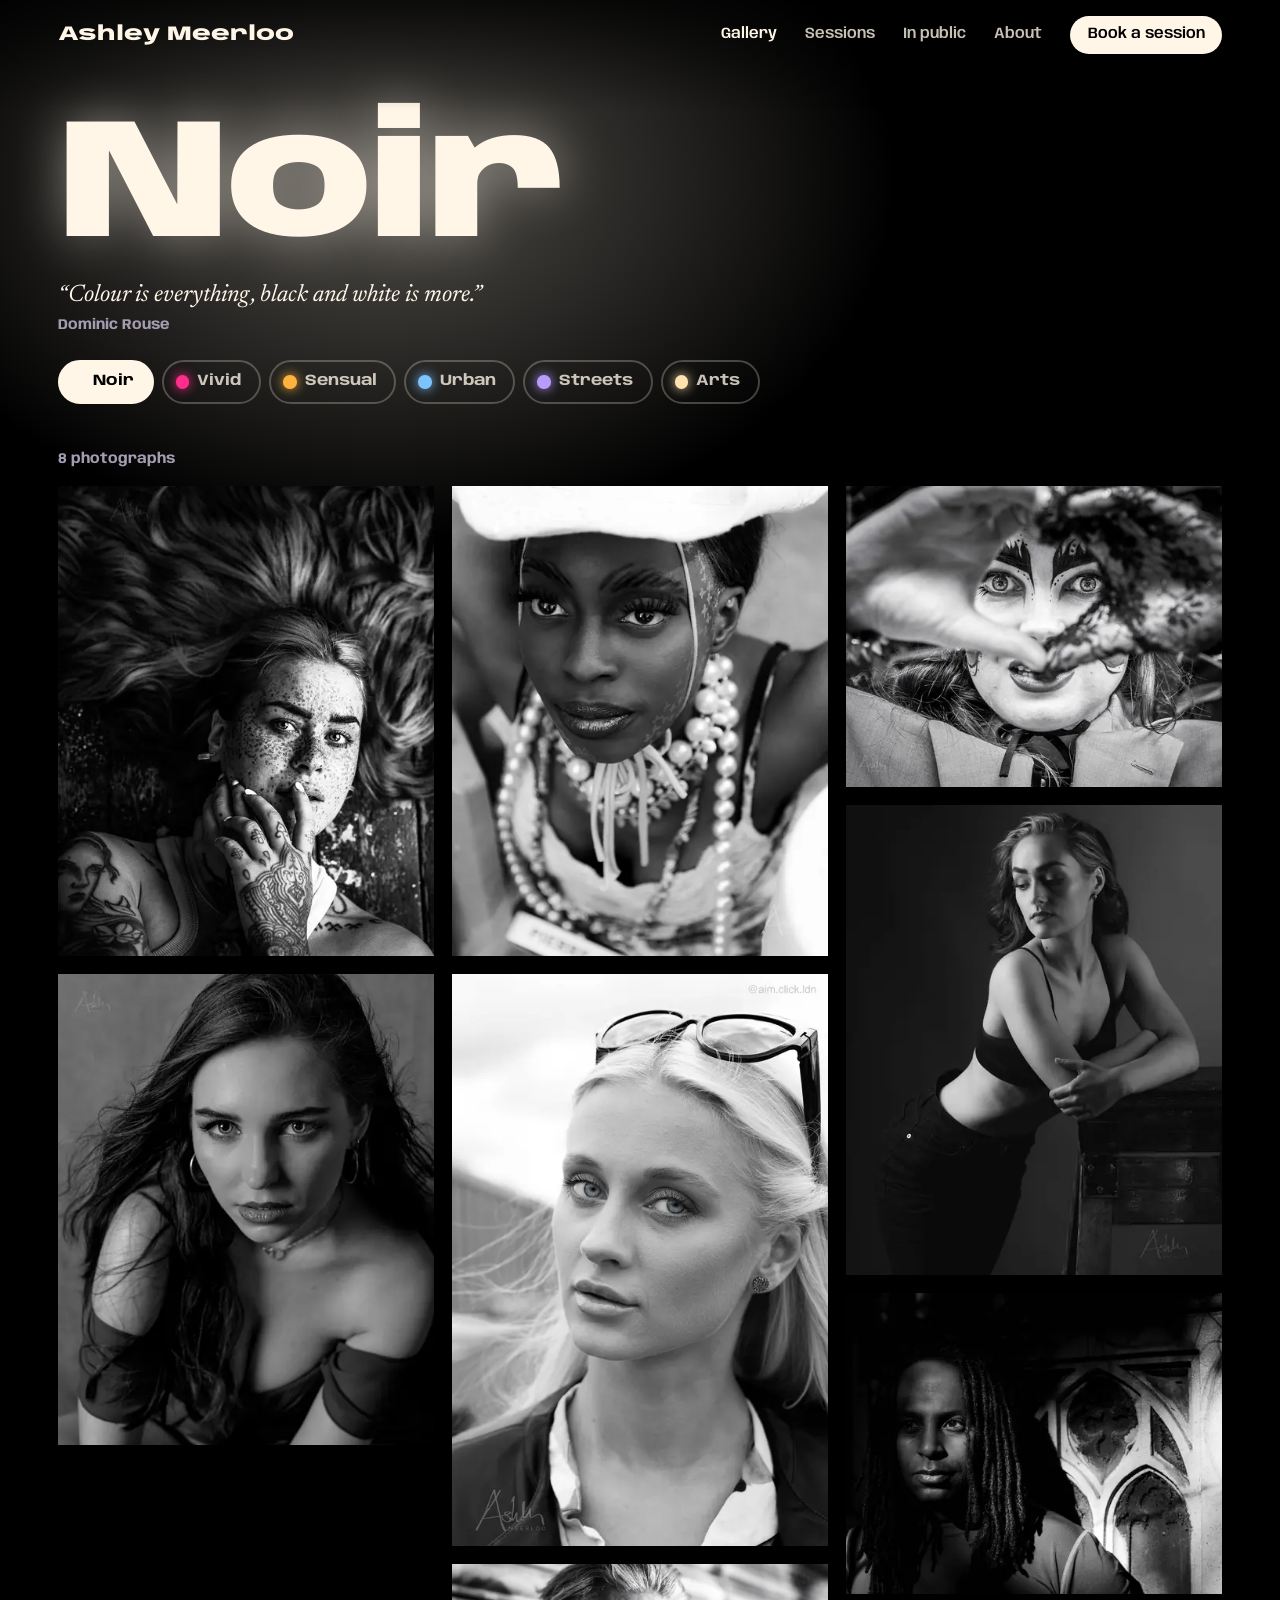
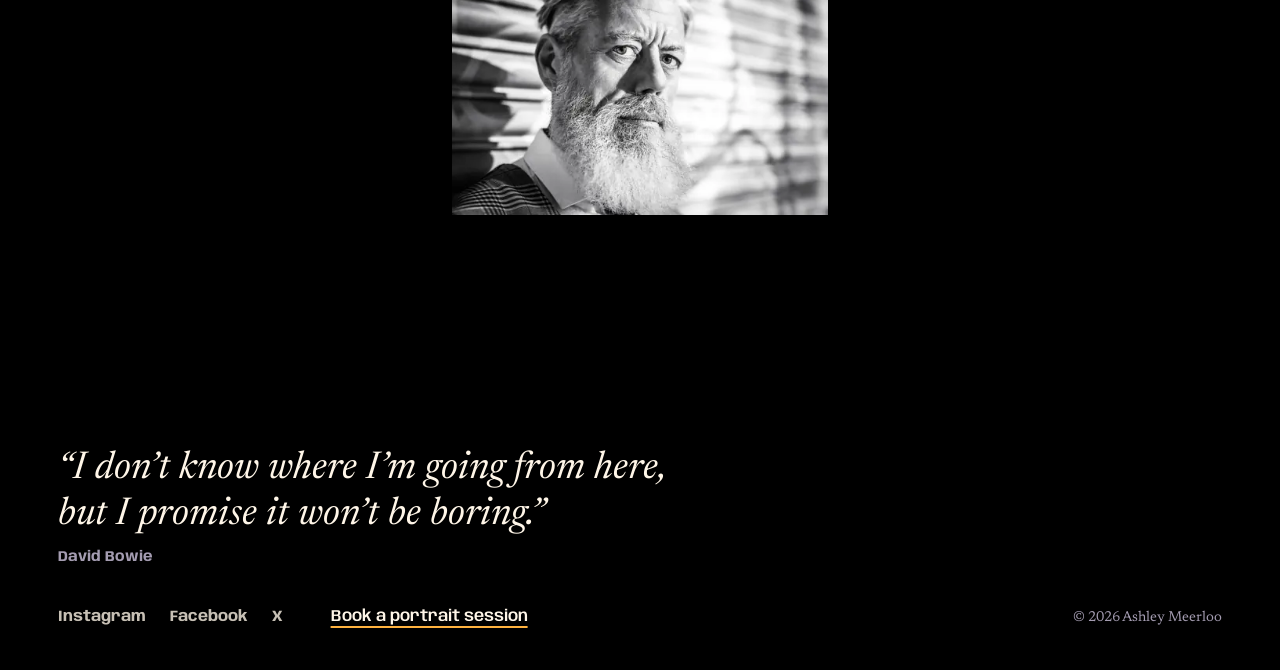
<file: stage/gallery.html>
<!doctype html>
<html lang="en-GB">
<head>
  <meta charset="utf-8">
  <meta name="viewport" content="width=device-width, initial-scale=1, viewport-fit=cover">
  <title>Gallery | Ashley Meerloo</title>
  <meta name="description" content="Noir, Vivid, Sensual, Urban, Streets and Arts. Six collections of portrait, street and performance photography by Ashley Meerloo, East London.">
  <meta name="robots" content="noindex">
  <meta name="theme-color" content="#000000">
  <link rel="icon" href="data:image/svg+xml,%3Csvg xmlns='http://www.w3.org/2000/svg' viewBox='0 0 64 64'%3E%3Crect width='64' height='64' fill='%23000'/%3E%3Cpath d='M32 6 L46 58 H18 Z' fill='%23FF2E8B' opacity='.9'/%3E%3C/svg%3E">

  <meta property="og:type" content="website">
  <meta property="og:site_name" content="Ashley Meerloo Photography">
  <meta property="og:title" content="The gallery | Ashley Meerloo">
  <meta property="og:description" content="Six collections of portrait, street and performance photography from East London.">
  <meta property="og:url" content="../stage/gallery.html">
  <meta property="og:image" content="../shared/og/stage.jpg">
  <meta property="og:image:type" content="image/jpeg">
  <meta property="og:image:width" content="1200">
  <meta property="og:image:height" content="630">
  <meta property="og:image:alt" content="A performer lit by coloured stage light, with the name Ashley Meerloo">
  <meta name="twitter:card" content="summary_large_image">

  <link rel="preconnect" href="https://fonts.googleapis.com">
  <link rel="preconnect" href="https://fonts.gstatic.com" crossorigin>
  <link rel="stylesheet" href="https://fonts.googleapis.com/css2?family=Anybody:wdth,wght@50..150,100..900&family=Newsreader:ital,opsz,wght@0,6..72,400;0,6..72,500;1,6..72,400&display=swap">
  <link rel="stylesheet" href="stage.css">
  <script>document.documentElement.classList.add('js')</script>
  <script src="../shared/photos.js" defer></script>
  <script src="stage.js" defer></script>
  <script src="../shared/gallery.js" defer></script>
</head>
<body>
  <a class="skip" href="#main">Skip to content</a>

  <header class="site-header" data-header>
    <a class="wordmark" href="./">Ashley Meerloo</a>
    <button class="menu-btn" type="button" aria-expanded="false" aria-controls="site-nav" data-menu-btn>Menu</button>
    <nav class="site-nav" id="site-nav" aria-label="Main">
      <a href="gallery.html" aria-current="page">Gallery</a>
      <a href="./#sessions">Sessions</a>
      <a href="./#press">In public</a>
      <a href="./#about">About</a>
      <a class="site-nav__cta" href="./#contact">Book a session</a>
    </nav>
  </header>

  <main id="main" class="gallery" data-gallery data-base="../">
    <div class="gallery__head">
      <h1 class="gallery__title is-cue" data-title>Noir</h1>
      <blockquote class="gallery__quote">
        <p data-quote></p>
        <footer data-quote-by></footer>
      </blockquote>
      <nav class="g-tabs" data-tabs aria-label="Collections"></nav>
    </div>
    <p class="g-count" data-count></p>
    <ul class="g-grid" data-grid></ul>
  </main>

  <footer class="site-footer">
    <p class="site-footer__quote">“I don’t know where I’m going from here, but I promise it won’t be boring.” <span>David Bowie</span></p>
    <div class="site-footer__row">
      <nav class="social" aria-label="Social">
        <a href="https://instagram.com/aim.click.ldn">Instagram</a>
        <a href="https://facebook.com/ashley.meerloo">Facebook</a>
        <a href="https://twitter.com/AimClickLondon">X</a>
      </nav>
      <a class="text-link" href="./#contact">Book a portrait session</a>
      <p class="site-footer__small">© 2026 Ashley Meerloo</p>
    </div>
  </footer>

  <dialog class="lb" data-lightbox aria-label="Photo viewer">
    <div class="lb__top">
      <p class="lb__count" data-lb-count></p>
      <button class="lb__btn" type="button" data-lb-close>Close</button>
    </div>
    <figure class="lb__figure">
      <img data-lb-img alt="">
      <button class="lb__btn lb__nav lb__nav--prev" type="button" data-lb-prev>Previous</button>
      <button class="lb__btn lb__nav lb__nav--next" type="button" data-lb-next>Next</button>
    </figure>
    <p class="lb__cap" data-lb-cap></p>
  </dialog>
</body>
</html>
</file>
<file: darkroom/darkroom.css>
/* Darkroom: Ashley Meerloo, variant A
   Black room, silver prints, amber safelight. Amber is only ever light (glows, focus, the lit state),
   never a flat accent colour. */

:root {
  --black: #000;
  --paper: #ece8e1;
  --paper-dim: rgba(236, 232, 225, 0.82);
  --silver: #a9a39a;
  --ash: #5e5a55;
  --fixer: #1d1c1a;
  --safelight: #f08a24;
  --safelight-glow: rgba(240, 138, 36, 0.32);

  --serif: "Bodoni Moda", "Bodoni 72", Didot, Georgia, serif;
  --sans: "Jost", "Futura", "Avenir Next", system-ui, sans-serif;

  --step--1: 0.875rem;
  --step-0: 1.125rem;
  --step-1: 1.5rem;
  --step-2: clamp(1.75rem, 1.2rem + 1.6vw, 2.25rem);
  --step-3: clamp(2.25rem, 1.4rem + 3.2vw, 3.75rem);
  --step-4: clamp(2.6rem, 1.2rem + 5.4vw, 5.75rem);

  --gutter: clamp(1rem, 4.5vw, 4rem);
  --section: clamp(5rem, 12vw, 11rem);
  --ease: cubic-bezier(0.2, 0.7, 0.1, 1);
  color-scheme: dark;
}

*,
*::before,
*::after { box-sizing: border-box; }

html { -webkit-text-size-adjust: 100%; scroll-behavior: smooth; scroll-padding-top: 5rem; }
html.lb-open { overflow: hidden; }

body {
  margin: 0;
  background: var(--black);
  color: var(--paper);
  font: 400 var(--step-0) / 1.65 var(--sans);
  -webkit-font-smoothing: antialiased;
  text-rendering: optimizeLegibility;
  overflow-x: clip;
}

img { display: block; max-width: 100%; height: auto; }
a { color: inherit; }
p { margin: 0 0 1em; }
h1, h2, h3 { margin: 0; font-weight: 400; }
figure, blockquote { margin: 0; }

:focus-visible {
  outline: 2px solid var(--safelight);
  outline-offset: 3px;
  box-shadow: 0 0 24px var(--safelight-glow);
}

.skip {
  position: absolute; left: 1rem; top: -4rem; z-index: 100;
  background: var(--paper); color: #000; padding: 0.75rem 1rem; text-decoration: none;
}
.skip:focus { top: 1rem; }

/* ---------- Shared type ---------- */

.section-title {
  font-family: var(--serif);
  font-size: var(--step-3);
  line-height: 1.04;
  letter-spacing: -0.01em;
  text-wrap: balance;
}

.section-head { display: grid; gap: 1.25rem; max-width: 40rem; margin-bottom: clamp(3rem, 6vw, 5rem); }
.section-head p { color: var(--silver); margin: 0; max-width: 34rem; }

.text-link {
  text-decoration: underline;
  text-decoration-thickness: 1px;
  text-underline-offset: 0.3em;
  text-decoration-color: rgba(236, 232, 225, 0.4);
  transition: text-decoration-color 0.3s;
}
.text-link:hover { text-decoration-color: var(--safelight); }

/* ---------- Buttons ---------- */

.btn {
  display: inline-flex; align-items: center; justify-content: center;
  min-height: 3rem; padding: 0.8rem 1.5rem;
  font: 500 0.95rem / 1.2 var(--sans); letter-spacing: 0.02em;
  text-decoration: none; text-align: center;
  border: 1px solid transparent; border-radius: 2px; cursor: pointer;
  transition: background-color 0.3s, box-shadow 0.4s, border-color 0.3s, color 0.3s;
}
.btn--print { background: var(--paper); color: #000; }
.btn--print:hover { background: #fff; box-shadow: 0 0 48px var(--safelight-glow); }
.btn--line { border-color: rgba(236, 232, 225, 0.35); color: var(--paper); }
.btn--line:hover { border-color: var(--paper); }

/* ---------- Header ---------- */

.site-header {
  position: fixed; inset: 0 0 auto; z-index: 50;
  display: flex; align-items: center; justify-content: space-between; gap: 2rem;
  padding: 1.1rem var(--gutter);
  transition: background-color 0.5s, backdrop-filter 0.5s, opacity 1s;
}
.site-header::before {
  content: ""; position: absolute; inset: 0 0 -2.5rem; z-index: -1; pointer-events: none;
  background: linear-gradient(rgba(0, 0, 0, 0.7), transparent);
  transition: opacity 0.5s;
}
.site-header.is-scrolled::before { opacity: 0; }
.site-header.is-scrolled {
  background: rgba(0, 0, 0, 0.72);
  -webkit-backdrop-filter: blur(12px);
  backdrop-filter: blur(12px);
}
.wordmark {
  font-family: var(--serif); font-size: 1.4rem; line-height: 1;
  text-decoration: none; letter-spacing: 0.005em;
}
.site-nav { display: flex; align-items: center; gap: clamp(1.25rem, 2.4vw, 2.25rem); font-size: 0.95rem; }
.site-nav a { text-decoration: none; color: var(--paper-dim); transition: color 0.3s; }
.site-nav a:hover, .site-nav a[aria-current="page"] { color: var(--paper); }
.site-nav .site-nav__cta {
  color: var(--paper); border: 1px solid rgba(236, 232, 225, 0.4);
  padding: 0.55rem 1rem; border-radius: 2px;
}
.site-nav .site-nav__cta:hover { border-color: var(--paper); box-shadow: 0 0 32px var(--safelight-glow); }

.menu-btn {
  display: none;
  font: 500 0.95rem / 1 var(--sans); color: var(--paper);
  background: none; border: 1px solid rgba(236, 232, 225, 0.4); border-radius: 2px;
  padding: 0.7rem 1rem; min-height: 2.75rem; cursor: pointer;
}

/* ---------- Hero ---------- */

.hero {
  position: relative; isolation: isolate; overflow: hidden;
  min-height: 100vh; min-height: 100svh;
  display: flex; align-items: flex-end;
  padding: 7rem var(--gutter) clamp(2.5rem, 7vh, 5rem);
  background: var(--black);
  touch-action: pan-y;
}

.hero__stage {
  position: absolute; top: 0; right: 0; bottom: 0; z-index: -3;
  width: 66%;
  -webkit-mask-image: linear-gradient(to right, transparent 0, #000 32%);
  mask-image: linear-gradient(to right, transparent 0, #000 32%);
  --lx: 60%; --ly: 45%; --r: 0px;
}
.plate { position: absolute; inset: 0; opacity: 0; }
.plate.is-active { opacity: 1; }
.plate img {
  width: 100%; height: 100%;
  object-fit: cover; object-position: var(--fx, 50%) var(--fy, 40%);
}

/* The room: darkness everywhere except where the light falls. The far edge carries the safelight cast. */
.hero__dark {
  position: absolute; inset: 0;
  background: radial-gradient(
    circle calc(var(--r) + 1px) at var(--lx) var(--ly),
    rgba(0, 0, 0, 0) 0%,
    rgba(0, 0, 0, 0.05) 38%,
    rgba(22, 8, 0, 0.66) 74%,
    rgba(10, 3, 0, 0.88) 100%
  );
}

.hero__safelight {
  position: absolute; inset: 0; z-index: -2; pointer-events: none;
  background:
    radial-gradient(55% 60% at 4% -8%, rgba(240, 138, 36, 0.3), transparent 70%),
    radial-gradient(35% 40% at 100% 108%, rgba(240, 138, 36, 0.12), transparent 70%);
  mix-blend-mode: screen;
}

.hero__grain {
  position: absolute; inset: -120px; z-index: -1; pointer-events: none;
  background-image: url("data:image/svg+xml,%3Csvg xmlns='http://www.w3.org/2000/svg' width='180' height='180'%3E%3Cfilter id='n'%3E%3CfeTurbulence type='fractalNoise' baseFrequency='.85' numOctaves='2' stitchTiles='stitch'/%3E%3CfeColorMatrix values='0 0 0 0 1 0 0 0 0 1 0 0 0 0 1 0 0 0 .55 0'/%3E%3C/filter%3E%3Crect width='100%25' height='100%25' filter='url(%23n)'/%3E%3C/svg%3E");
  opacity: 0.11;
  mix-blend-mode: overlay;
  animation: grain 0.8s steps(4) infinite;
}
@keyframes grain {
  0% { transform: translate(0, 0); }
  25% { transform: translate(-40px, 24px); }
  50% { transform: translate(28px, -36px); }
  75% { transform: translate(-16px, -12px); }
  100% { transform: translate(0, 0); }
}

.hero__copy { position: relative; max-width: min(62rem, 100%); }

.hero__title {
  font-family: var(--serif);
  font-size: clamp(2.6rem, 1rem + 5.6vw, 6.4rem);
  line-height: 0.98;
  letter-spacing: -0.018em;
  margin-bottom: clamp(1.5rem, 3vw, 2.25rem);
}
.hero__title .line { display: block; overflow: hidden; padding: 0.04em 0 0.1em; margin-bottom: -0.1em; }
.hero__title .lit {
  display: inline-block;
  color: var(--silver);
  background: radial-gradient(
    circle calc(var(--tr, 0px) * 1.15 + 1px) at var(--tx, -200vw) var(--ty, 0),
    #fff6ea 0%, #f4caa0 26%, var(--silver) 78%
  );
  -webkit-background-clip: text; background-clip: text;
  -webkit-text-fill-color: transparent;
}

.hero__lede { max-width: 31rem; color: var(--paper-dim); margin-bottom: 2rem; text-wrap: pretty; }
.hero__actions { display: flex; flex-wrap: wrap; gap: 0.75rem; }

.hero__caption,
.hero__hint {
  position: absolute; right: var(--gutter); margin: 0;
  font-size: var(--step--1); color: var(--silver);
}
.hero__caption { bottom: clamp(2.5rem, 7vh, 5rem); }
.hero__caption, .hero__hint { text-shadow: 0 0 14px #000, 0 0 4px #000; }
.hero__caption { right: calc(var(--gutter) + 5.5rem); }
.hero__pause {
  position: absolute; right: var(--gutter); bottom: calc(clamp(2.5rem, 7vh, 5rem) - 0.55rem);
  font: 500 var(--step--1) / 1 var(--sans); color: var(--silver);
  background: rgba(0, 0, 0, 0.4); border: 1px solid rgba(236, 232, 225, 0.25); border-radius: 2px;
  min-height: 2.25rem; padding: 0.5rem 0.8rem; cursor: pointer; transition: color 0.3s, border-color 0.3s;
}
.hero__pause:hover, .hero__pause[aria-pressed="true"] { color: var(--paper); border-color: var(--paper); }
.hero__hint { bottom: calc(clamp(2.5rem, 7vh, 5rem) + 1.75rem); color: var(--ash); transition: opacity 0.8s; }
.hero.is-in .hero__hint.is-dismissed { opacity: 0; transition: opacity 0.6s ease 0s; }
.hint-touch { display: none; }
@media (pointer: coarse) {
  .hint-fine { display: none; }
  .hint-touch { display: inline; }
}

/* Load sequence: one orchestrated moment. Without JS everything is simply visible. */
.js .hero__title .lit { transform: translateY(108%); }
.js .hero .reveal { opacity: 0; }
.hero.is-in .hero__title .lit { transform: none; transition: transform 1.3s var(--ease) 0.7s; }
.hero.is-in .hero__title .line:nth-child(2) .lit { transition-delay: 0.84s; }
.hero.is-in .hero__title .line:nth-child(3) .lit { transition-delay: 0.98s; }
.hero.is-in .reveal { opacity: 1; transition: opacity 1.1s ease 1.7s; }
.js body:has(.hero) .site-header { opacity: 0; }
.js.is-ready body:has(.hero) .site-header { opacity: 1; transition-delay: 0s, 0s, 1.5s; }

/* ---------- Intro + journey ---------- */

.intro { padding: var(--section) var(--gutter) 0; }

.pullquote {
  max-width: 19ch;
  margin: 0 0 var(--section) clamp(0rem, 14vw, 15rem);
  font-family: var(--serif); font-style: italic;
  font-size: var(--step-3); line-height: 1.12;
  text-wrap: balance;
}
.pullquote p { margin: 0; text-indent: -0.42em; }
.pullquote p::before { content: "“"; }
.pullquote p::after { content: "”"; }
.pullquote footer { margin-top: 1.5rem; font: 400 var(--step--1) / 1.4 var(--sans); font-style: normal; color: var(--silver); }

.journey { display: grid; grid-template-columns: 5fr 1fr 6fr; }
.journey__frame {
  grid-column: 1; position: sticky; top: 12vh; height: 76vh;
  align-self: start; overflow: hidden;
}
.journey__frame img {
  position: absolute; inset: 0; width: 100%; height: 100%;
  object-fit: cover; object-position: var(--fx, 50%) 35%;
  opacity: 0; filter: brightness(0.15) contrast(1.4);
  transition: opacity 0.9s ease, filter 2.2s var(--ease);
}
.journey__frame img.is-active { opacity: 1; filter: none; }

.journey__steps { grid-column: 3; padding-top: 6vh; }
.journey__steps .section-title { margin-bottom: 4rem; }
.step { min-height: 62vh; display: flex; flex-direction: column; justify-content: center; max-width: 32rem; padding: 2rem 0; }
.step h3 { font-family: var(--serif); font-style: italic; font-size: var(--step-2); line-height: 1.15; margin-bottom: 1rem; }
.step p { color: var(--paper-dim); }
.step .text-link { align-self: flex-start; }
.step__img { display: none; }

/* ---------- Work ---------- */

.work { padding: var(--section) var(--gutter) 0; }

.prints {
  list-style: none; margin: 0; padding: 0;
  display: grid; grid-template-columns: repeat(12, minmax(0, 1fr));
  column-gap: clamp(1rem, 2.5vw, 2.5rem); row-gap: clamp(3.5rem, 8vw, 7rem);
}
.print a { display: block; text-decoration: none; }
.print__img { display: block; overflow: hidden; transition: box-shadow 0.8s var(--ease); }
.print__img img { width: 100%; }
.print a:hover .print__img { box-shadow: 0 40px 90px -30px var(--safelight-glow); }
.print__name {
  display: block; margin-top: 1.1rem;
  font-family: var(--serif); font-size: var(--step-2); line-height: 1.1;
}
.print a:hover .print__name { text-decoration: underline; text-decoration-thickness: 1px; text-underline-offset: 0.18em; }
.print__quote { display: block; margin-top: 0.4rem; font-family: var(--serif); font-style: italic; color: var(--silver); max-width: 30ch; }

.print--a { grid-column: 1 / 7; }
.print--b { grid-column: 8 / 12; margin-top: 14vw; }
.print--c { grid-column: 2 / 6; }
.print--d { grid-column: 7 / 13; align-self: end; }
.print--e { grid-column: 1 / 8; }
.print--f { grid-column: 9 / 12; margin-top: 9vw; }

/* Prints develop as they come into view. */
.js .develop img, .js img.develop { filter: brightness(0.22) contrast(1.3); transition: filter 2.2s var(--ease); }
.js .develop.is-developed img, .js img.develop.is-developed { filter: none; }

/* ---------- Sessions ---------- */

.sessions { padding: var(--section) var(--gutter) 0; }
.sessions__grid { display: grid; grid-template-columns: repeat(3, minmax(0, 1fr)); gap: clamp(1.5rem, 3vw, 3rem); }
.session { display: flex; flex-direction: column; }
.session__img { aspect-ratio: 4 / 5; object-fit: cover; width: 100%; margin-bottom: 1.5rem; }
.session h3 { font-family: var(--serif); font-size: var(--step-2); line-height: 1.1; margin-bottom: 1.25rem; }
.session .btn { margin-top: auto; align-self: stretch; }
.session__note { color: var(--paper-dim); }
.session__note + .session__note { margin-bottom: 2rem; }

.spec { margin: 0 0 2rem; }
.spec div { display: grid; gap: 0.1rem; padding: 0.7rem 0; border-top: 1px solid var(--fixer); }
.spec div:last-child { border-bottom: 1px solid var(--fixer); }
.spec dt { color: var(--silver); font-size: var(--step--1); }
.spec dd { margin: 0; }

.extras {
  display: grid; grid-template-columns: 5fr 7fr; gap: 1rem clamp(2rem, 5vw, 5rem);
  margin-top: clamp(4rem, 8vw, 6rem); padding-top: 2.5rem; border-top: 1px solid var(--fixer);
}
.extras h3 { font-family: var(--serif); font-style: italic; font-size: var(--step-2); line-height: 1.1; }
.extras p { grid-column: 1; color: var(--silver); max-width: 26rem; }
.extras ul { grid-column: 2; grid-row: 1 / span 2; list-style: none; margin: 0; padding: 0; columns: 2; column-gap: 2rem; }
.extras li { padding: 0.45rem 0; break-inside: avoid; }

/* ---------- Press ---------- */

.press { padding: var(--section) var(--gutter) 0; }
.press .section-title { margin-bottom: clamp(2.5rem, 5vw, 4rem); }
.press__lead { max-width: 58rem; margin-left: clamp(0rem, 8vw, 9rem); }
.press__lead blockquote p {
  font-family: var(--serif); font-style: italic;
  font-size: var(--step-3); line-height: 1.14; text-wrap: balance; margin: 0;
}
.press__lead blockquote p::before { content: "“"; margin-left: -0.42em; }
.press__lead blockquote p::after { content: "”"; }
.press__lead figcaption { margin-top: 1.5rem; color: var(--silver); font-size: var(--step--1); }
.press__more {
  display: grid; grid-template-columns: repeat(2, minmax(0, 24rem)); gap: 2.5rem clamp(2rem, 6vw, 6rem);
  margin: clamp(3.5rem, 7vw, 6rem) 0 0 clamp(0rem, 8vw, 9rem);
}
.press__more h3 { font-family: var(--serif); font-size: var(--step-1); margin-bottom: 0.5rem; }
.press__more p { color: var(--paper-dim); }

/* ---------- About ---------- */

.about {
  display: grid; grid-template-columns: 5fr 1fr 6fr; align-items: start;
  padding: var(--section) var(--gutter) 0;
}
.about__portrait { grid-column: 1; position: sticky; top: 12vh; }
.about__portrait img { width: 100%; }
.about__text { grid-column: 3; max-width: 36rem; }
.about__text .section-title { margin-bottom: 2rem; }
.about__text .lead { font-family: var(--serif); font-size: var(--step-1); line-height: 1.4; }
.about__text p { color: var(--paper-dim); }
.about__text .lead { color: var(--paper); }
.bowie { margin: 2.5rem 0; padding-left: 1.5rem; border-left: 1px solid var(--safelight); }
.bowie p { font-family: var(--serif); font-style: italic; font-size: var(--step-1); line-height: 1.4; color: var(--paper); }
.bowie footer { font-size: var(--step--1); color: var(--silver); }
.signature { width: 13rem; height: auto; opacity: 0.9; margin-top: 1rem; }

/* ---------- Contact ---------- */

.contact {
  display: grid; grid-template-columns: 5fr 1fr 6fr; align-items: start;
  padding: var(--section) var(--gutter);
}
.contact__intro { grid-column: 1; }
.contact__intro .section-title { margin-bottom: 1.25rem; }
.contact__intro > p { color: var(--silver); }
.contact__details { list-style: none; padding: 0; margin: 2rem 0 0; font-size: 1.25rem; line-height: 1.8; }
.contact__details a { text-decoration: none; }
.contact__details a:hover { text-decoration: underline; text-decoration-thickness: 1px; text-underline-offset: 0.2em; }

.form { grid-column: 3; display: grid; grid-template-columns: 1fr 1fr; gap: 1.75rem 1.5rem; }
.field { display: grid; gap: 0.4rem; }
.field--wide, .form .btn, .form__status { grid-column: 1 / -1; }
.field span { font-size: var(--step--1); color: var(--silver); }
.field input, .field select, .field textarea {
  width: 100%; font: 400 var(--step-0) / 1.5 var(--sans); color: var(--paper);
  background: transparent; border: 0; border-bottom: 1px solid var(--ash); border-radius: 0;
  padding: 0.6rem 0; transition: border-color 0.3s;
}
.field select { appearance: none; background-image: linear-gradient(45deg, transparent 50%, var(--silver) 50%), linear-gradient(135deg, var(--silver) 50%, transparent 50%); background-position: calc(100% - 12px) 55%, calc(100% - 7px) 55%; background-size: 5px 5px; background-repeat: no-repeat; }
.field select option { background: #000; }
.field textarea { resize: vertical; min-height: 7rem; }
.field input:focus, .field select:focus, .field textarea:focus { border-bottom-color: var(--safelight); outline: none; box-shadow: 0 1px 0 var(--safelight); }
.field input:focus-visible, .field select:focus-visible, .field textarea:focus-visible { outline: none; }
.form .btn { justify-self: start; }
.form__status { min-height: 1.5em; margin: 0; color: var(--paper); font-family: var(--serif); font-style: italic; font-size: var(--step-1); }

/* ---------- Footer ---------- */

.site-footer { padding: 0 var(--gutter) 2.5rem; }
.site-footer__quote {
  font-family: var(--serif); font-style: italic; font-size: var(--step-2); line-height: 1.25;
  max-width: 32ch; padding-top: 3rem; border-top: 1px solid var(--fixer); margin-bottom: 3rem;
}
.site-footer__quote span { display: block; margin-top: 0.75rem; font: 400 var(--step--1) / 1.4 var(--sans); font-style: normal; color: var(--silver); }
.site-footer__row { display: flex; flex-wrap: wrap; align-items: center; gap: 1.5rem 3rem; font-size: 0.95rem; }
.social { display: flex; gap: 1.5rem; }
.social a { text-decoration: none; color: var(--paper-dim); }
.social a:hover { color: var(--paper); }
.site-footer__small { margin: 0 0 0 auto; color: var(--ash); font-size: var(--step--1); }

/* ---------- Gallery page ---------- */

.gallery { padding: 8rem var(--gutter) var(--section); }
.gallery__head {
  display: grid; grid-template-columns: minmax(0, 1fr) minmax(0, 1fr); gap: 1.5rem clamp(2rem, 6vw, 6rem);
  align-items: end; margin-bottom: clamp(2.5rem, 5vw, 4rem);
}
.gallery__title { font-family: var(--serif); font-size: var(--step-4); line-height: 0.95; letter-spacing: -0.015em; }
.gallery__quote p { font-family: var(--serif); font-style: italic; font-size: var(--step-1); line-height: 1.35; margin: 0 0 0.5rem; text-wrap: balance; }
.gallery__quote footer { color: var(--silver); font-size: var(--step--1); }
.g-tabs {
  grid-column: 1 / -1; display: flex; flex-wrap: wrap; gap: 0.5rem 2rem;
  padding-top: 1.5rem; border-top: 1px solid var(--fixer);
}
.g-tab { position: relative; text-decoration: none; color: var(--silver); padding: 0.35rem 0; transition: color 0.3s; }
.g-tab:hover { color: var(--paper); }
.g-tab[aria-current="page"] { color: var(--paper); }
.g-tab[aria-current="page"]::before {
  content: ""; position: absolute; left: 50%; top: -1.55rem; width: 3.5rem; height: 1.6rem; translate: -50% 0;
  background: radial-gradient(closest-side, rgba(240, 138, 36, 0.55), transparent);
  pointer-events: none;
}
.g-count { color: var(--ash); font-size: var(--step--1); margin: 0 0 1.25rem; }

.g-grid { list-style: none; margin: 0; padding: 0; columns: 3; column-gap: clamp(0.75rem, 1.6vw, 1.5rem); }
.g-item { break-inside: avoid; margin-bottom: clamp(0.75rem, 1.6vw, 1.5rem); }
.g-tile { display: block; width: 100%; padding: 0; border: 0; background: none; cursor: zoom-in; }
.g-tile img { width: 100%; height: auto; }
.js .g-tile img { filter: brightness(0.25) contrast(1.3); transition: filter 1.8s var(--ease) calc(var(--i, 0) * 70ms); }
.js .g-tile img.is-loaded { filter: none; }
.g-tile:hover img.is-loaded { filter: brightness(1.06); transition-delay: 0s; transition-duration: 0.4s; }

.lb {
  width: 100%; height: 100%; max-width: none; max-height: none;
  margin: 0; padding: 0; border: 0;
  background: #000; color: var(--paper);
}
.lb::backdrop { background: #000; }
.lb[open] { display: grid; grid-template-rows: auto 1fr auto; }
.lb__top { display: flex; justify-content: space-between; align-items: center; padding: 1rem var(--gutter); }
.lb__count { color: var(--silver); font-size: var(--step--1); margin: 0; }
.lb__figure { display: grid; place-items: center; min-height: 0; padding: 0 clamp(0.5rem, 6vw, 6rem); position: relative; }
.lb__figure img {
  width: auto; height: auto; max-width: 100%; max-height: calc(100svh - 9.5rem);
  object-fit: contain; filter: brightness(0.25) contrast(1.3);
}
.lb__figure img.is-loaded { filter: none; transition: filter 1.4s var(--ease); }
.lb__cap { padding: 1rem var(--gutter) 1.5rem; text-align: center; font-family: var(--serif); font-style: italic; color: var(--paper-dim); margin: 0; }
.lb__btn {
  font: 500 0.95rem / 1 var(--sans); color: var(--paper); background: rgba(0, 0, 0, 0.5);
  border: 1px solid rgba(236, 232, 225, 0.35); border-radius: 2px; min-height: 2.75rem; padding: 0.7rem 1rem; cursor: pointer;
}
.lb__btn:hover { border-color: var(--paper); }
.lb__nav { position: absolute; top: 50%; translate: 0 -50%; }
.lb__nav--prev { left: var(--gutter); }
.lb__nav--next { right: var(--gutter); }

/* ---------- Responsive ---------- */

@media (max-width: 1100px) {
  .g-grid { columns: 2; }
}

@media (max-width: 899px) {
  .menu-btn { display: inline-flex; align-items: center; }
  .site-nav {
    position: fixed; inset: 0; z-index: -1;
    flex-direction: column; justify-content: center; align-items: flex-start; gap: 1.25rem;
    padding: 6rem var(--gutter) 3rem; background: #000;
    font-family: var(--serif); font-size: 2.25rem;
    opacity: 0; visibility: hidden; transition: opacity 0.4s, visibility 0s 0.4s;
  }
  .site-nav .site-nav__cta { font-family: var(--sans); font-size: 1rem; margin-top: 1rem; padding: 0.9rem 1.25rem; }
  .site-header.is-open .site-nav { opacity: 1; visibility: visible; transition: opacity 0.4s; }
  .site-header.is-open { background: transparent; backdrop-filter: none; -webkit-backdrop-filter: none; }

  .hero { padding-top: 0; padding-bottom: 3.75rem; }
  .hero__stage {
    width: 100%; bottom: auto; height: 76svh;
    -webkit-mask-image: linear-gradient(to bottom, #000 58%, transparent 100%);
    mask-image: linear-gradient(to bottom, #000 58%, transparent 100%);
  }
  .hero__copy { padding-top: 54svh; }
  .hero__title { font-size: clamp(2.35rem, 10.4vw, 3.6rem); }
  .hero__lede { font-size: 1.0625rem; }
  .hero__actions .btn { flex: 1 1 14rem; }
  .hero__caption { left: var(--gutter); right: auto; bottom: 1.4rem; }
  .hero__pause { bottom: 0.9rem; }
  .hero__hint { display: none; }

  .pullquote { margin-left: 0; }
  .journey { display: block; }
  .journey__frame { display: none; }
  .journey__steps { padding-top: 0; }
  .step { min-height: 0; padding: 0 0 3.5rem; }
  .step__img { display: block; width: 100%; aspect-ratio: 4 / 5; object-fit: cover; margin-bottom: 1.5rem; }
  .step:nth-of-type(even) .step__img { width: 82%; margin-left: auto; }

  .prints { grid-template-columns: minmax(0, 1fr); }
  .print--a, .print--b, .print--c, .print--d, .print--e, .print--f { grid-column: 1; margin-top: 0; }
  .print--b, .print--f { width: 78%; margin-left: auto; }
  .print--c { width: 86%; }

  .sessions__grid { grid-template-columns: minmax(0, 1fr); gap: 4rem; }
  .extras { grid-template-columns: minmax(0, 1fr); }
  .extras ul { grid-column: 1; grid-row: auto; }

  .press__lead, .press__more { margin-left: 0; }
  .press__more { grid-template-columns: minmax(0, 1fr); }

  .about, .contact { display: block; }
  .about__portrait { position: static; margin-bottom: 2.5rem; width: 86%; }
  .form { margin-top: 3rem; grid-template-columns: minmax(0, 1fr); }
  .form .btn { justify-self: stretch; }

  .gallery { padding-top: 6rem; }
  .gallery__head { grid-template-columns: minmax(0, 1fr); }
  .g-tabs { gap: 0.25rem 1.25rem; }
  .lb__nav { top: auto; bottom: 4.5rem; translate: none; }
  .lb__figure img { max-height: calc(100svh - 12rem); }
  .site-footer__small { margin-left: 0; }
}

@media (max-width: 520px) {
  .extras ul { columns: 1; }
}

@media (prefers-reduced-motion: reduce) {
  html { scroll-behavior: auto; }
  *, *::before, *::after { animation: none !important; transition-duration: 0.01ms !important; transition-delay: 0s !important; }
}
</file>
<file: stage/stage.css>
/* Glam Stage: Ashley Meerloo, variant B
   Stage black, tungsten white and real lighting-gel colours. Anybody's width axis is the performer;
   Newsreader is the programme notes. */

@property --sr { syntax: "<number>"; inherits: true; initial-value: 1; }

:root {
  --void: #000;
  --tungsten: #fff6e8;
  --tungsten-dim: rgba(255, 246, 232, 0.78);
  --haze: #a49cb1;
  --rig: #2a2730;
  --congo: #2e14c8;
  --congo-deep: #14075c;
  --pink: #ff2e8b;
  --amber: #ffb23f;
  --steel: #7cc4ff;
  --lavender: #b69cff;
  --gel: #ffe2b0;

  --display: "Anybody", "Arial Black", system-ui, sans-serif;
  --serif: "Newsreader", Georgia, "Times New Roman", serif;

  --step--1: 0.9375rem;
  --step-0: 1.1875rem;
  --step-1: 1.5rem;
  --step-2: clamp(1.75rem, 1.2rem + 1.6vw, 2.4rem);
  --step-3: clamp(2.4rem, 1.4rem + 3.8vw, 4.5rem);
  --step-4: clamp(3rem, 1rem + 7vw, 7.5rem);

  --gutter: clamp(1rem, 4.5vw, 4rem);
  --section: clamp(5rem, 12vw, 10rem);
  --snap: cubic-bezier(0.2, 0.9, 0.2, 1);
  color-scheme: dark;
}

*,
*::before,
*::after { box-sizing: border-box; }

html { -webkit-text-size-adjust: 100%; scroll-behavior: smooth; scroll-padding-top: 5rem; }
html.lb-open { overflow: hidden; }

body {
  margin: 0;
  background: var(--void);
  color: var(--tungsten);
  font: 400 var(--step-0) / 1.62 var(--serif);
  -webkit-font-smoothing: antialiased;
  overflow-x: clip;
}

img { display: block; max-width: 100%; height: auto; }
a { color: inherit; }
p { margin: 0 0 1em; }
h1, h2, h3 { margin: 0; font-weight: 400; }
figure, blockquote { margin: 0; }
ol, ul { margin: 0; padding: 0; list-style: none; }

.sr-only {
  position: absolute; width: 1px; height: 1px; overflow: hidden;
  clip-path: inset(50%); white-space: nowrap;
}

:focus-visible { outline: 3px solid var(--amber); outline-offset: 3px; }

.skip {
  position: absolute; left: 1rem; top: -4rem; z-index: 100;
  background: var(--amber); color: #000; padding: 0.75rem 1rem;
  font: 700 1rem var(--display); text-decoration: none;
}
.skip:focus { top: 1rem; }

/* ---------- Shared type ---------- */

.section-title {
  font-family: var(--display);
  font-weight: 800; font-stretch: 118%;
  font-size: var(--step-3); line-height: 0.98; letter-spacing: -0.02em;
  text-wrap: balance;
}
.section-head { display: grid; gap: 1.25rem; margin-bottom: clamp(2.5rem, 6vw, 4.5rem); max-width: 50rem; }
.section-head p { margin: 0; color: var(--tungsten-dim); max-width: 34rem; }

.text-link {
  font-family: var(--display); font-weight: 600; font-size: 1rem;
  text-decoration: underline; text-decoration-thickness: 2px; text-underline-offset: 0.3em;
  text-decoration-color: var(--g, var(--amber));
}

/* ---------- Buttons ---------- */

.btn {
  display: inline-flex; align-items: center; justify-content: center;
  min-height: 3rem; padding: 0.8rem 1.4rem;
  font: 700 0.95rem / 1.1 var(--display); font-stretch: 112%; letter-spacing: 0.01em;
  text-decoration: none; text-align: center; cursor: pointer;
  border: 2px solid transparent; border-radius: 999px;
  transition: background-color 0.25s, color 0.25s, border-color 0.25s, box-shadow 0.35s;
}
.btn--spot { background: var(--tungsten); color: #000; }
.btn--spot:hover { box-shadow: 0 0 0 6px rgba(255, 246, 232, 0.14), 0 0 60px var(--gel); }
.btn--line { color: var(--tungsten); border-color: rgba(255, 246, 232, 0.4); background: rgba(0, 0, 0, 0.25); }
.btn--line:hover { border-color: var(--tungsten); }
.btn--line[aria-pressed="true"] { background: var(--tungsten); color: #000; }

/* ---------- Header ---------- */

.site-header {
  position: fixed; inset: 0 0 auto; z-index: 50;
  display: flex; align-items: center; justify-content: space-between; gap: 2rem;
  padding: 1rem var(--gutter);
  transition: background-color 0.4s, opacity 0.8s;
}
.site-header::before {
  content: ""; position: absolute; inset: 0 0 -2.5rem; z-index: -1; pointer-events: none;
  background: linear-gradient(rgba(0, 0, 0, 0.7), transparent);
  transition: opacity 0.4s;
}
.site-header.is-scrolled { background: rgba(0, 0, 0, 0.8); -webkit-backdrop-filter: blur(10px); backdrop-filter: blur(10px); }
.site-header.is-scrolled::before { opacity: 0; }
.wordmark {
  font: 800 1.25rem / 1 var(--display); font-stretch: 135%;
  letter-spacing: -0.01em; text-decoration: none;
}
.site-nav { display: flex; align-items: center; gap: clamp(1.1rem, 2.2vw, 2rem); font: 600 0.95rem / 1 var(--display); }
.site-nav a { text-decoration: none; color: var(--tungsten-dim); transition: color 0.2s; }
.site-nav a:hover, .site-nav a[aria-current="page"] { color: var(--tungsten); }
.site-nav .site-nav__cta { color: #000; background: var(--tungsten); padding: 0.7rem 1.1rem; border-radius: 999px; }
.site-nav .site-nav__cta:hover { color: #000; box-shadow: 0 0 40px var(--gel); }
.menu-btn {
  display: none; font: 700 0.95rem / 1 var(--display); color: var(--tungsten);
  background: rgba(0, 0, 0, 0.35); border: 2px solid rgba(255, 246, 232, 0.4); border-radius: 999px;
  padding: 0.65rem 1.1rem; min-height: 2.75rem; cursor: pointer;
}

/* ---------- Stage hero ---------- */

.stage {
  position: relative; isolation: isolate; overflow: hidden;
  min-height: 100vh; min-height: 100svh;
  display: grid; grid-template-rows: 1fr auto;
  padding: 6rem var(--gutter) clamp(1.5rem, 4vh, 2.75rem);
  background: #000;
  --sx: 30%; --sy: 40%; --sr: 1;
}

.stage__cues, .stage__gel, .stage__dark, .stage__beams, .stage__haze, .stage__blackout {
  position: absolute; inset: 0; pointer-events: none;
}
.stage__cues { z-index: -6; }
.cue { position: absolute; inset: 0; opacity: 0; }
.cue.is-active { opacity: 1; }
.cue img {
  width: 100%; height: 100%; object-fit: cover; object-position: var(--fx) var(--fy);
  filter: grayscale(1) contrast(1.18) brightness(0.92);
}
.cue--open img { filter: saturate(1.15) contrast(1.05); }

/* The gel: hue and saturation from the lamp, luminance from the photograph. */
.stage__gel { z-index: -5; background-color: var(--gel); mix-blend-mode: color; transition: background-color 0.5s, opacity 0.5s; }
.stage.is-open .stage__gel { opacity: 0; }

/* The follow spot: a crisp ellipse of light, the rest of the stage in shadow. */
.stage__dark {
  z-index: -4;
  background: radial-gradient(
    ellipse calc(var(--spot-w) * var(--sr)) calc(var(--spot-h) * var(--sr)) at var(--sx) var(--sy),
    rgba(0, 0, 0, 0) 0%, rgba(0, 0, 0, 0) 80%, rgba(0, 0, 0, 0.72) 100%
  );
  --spot-w: clamp(13rem, 24vw, 26rem);
  --spot-h: clamp(15rem, 34vh, 26rem);
}

.stage__beams { z-index: -3; mix-blend-mode: screen; }
.beam {
  position: absolute; top: -4vh; width: 80vh; height: 170vh;
  translate: -50% 0; transform-origin: 50% 0; rotate: var(--a, 0deg);
  color: var(--gel);
  background: conic-gradient(from 180deg at 50% 0, transparent -8deg, currentColor 0deg, transparent 8deg);
  -webkit-mask-image: linear-gradient(#000 0%, rgba(0, 0, 0, 0.55) 45%, transparent 90%);
  mask-image: linear-gradient(#000 0%, rgba(0, 0, 0, 0.55) 45%, transparent 90%);
  opacity: 0.32;
  transition: color 0.5s;
}
.beam:nth-child(1) { left: 12%; }
.beam:nth-child(2) { left: 50%; opacity: 0.22; }
.beam:nth-child(3) { left: 88%; }

.stage__haze {
  z-index: -2; mix-blend-mode: screen; opacity: 0.22;
  background:
    radial-gradient(40% 30% at 30% 30%, rgba(255, 255, 255, 0.35), transparent 70%),
    radial-gradient(35% 25% at 70% 60%, rgba(255, 255, 255, 0.25), transparent 70%);
  filter: blur(30px);
  animation: haze 18s ease-in-out infinite alternate;
}
@keyframes haze {
  from { transform: translate3d(-4%, 2%, 0) scale(1.05); }
  to { transform: translate3d(5%, -3%, 0) scale(1.15); }
}
.stage__blackout { z-index: -1; background: #000; opacity: 0; }
.js .stage:not(.is-live) .stage__blackout { opacity: 1; }

.stage__copy { align-self: end; padding-bottom: clamp(1rem, 3vh, 2rem); }
.stage__title { display: grid; }
.stage__kicker {
  font: italic 400 var(--step-2) / 1.1 var(--serif);
  color: var(--tungsten); text-shadow: 0 2px 20px rgba(0, 0, 0, 0.6);
  margin-bottom: 0.1em;
}
.stage__word {
  font-family: var(--display); font-weight: 850; font-stretch: 112%;
  font-size: clamp(4.2rem, 1rem + 13.5vw, 15rem); line-height: 0.82; letter-spacing: -0.035em;
  color: var(--tungsten);
  text-shadow: 0 0 0.35em color-mix(in srgb, var(--gel) 55%, transparent), 0 4px 30px rgba(0, 0, 0, 0.35);
  white-space: nowrap;
  transition: text-shadow 0.5s;
}

.stage__bar {
  display: grid; grid-template-columns: auto minmax(0, 1fr) auto; align-items: center;
  gap: 1rem clamp(1.5rem, 4vw, 3.5rem);
  padding-top: 1.25rem; border-top: 1px solid rgba(255, 246, 232, 0.22);
}
.cuebar { display: grid; gap: 0.5rem; }
.cuebar__label { margin: 0; font: 700 0.9rem / 1 var(--display); font-stretch: 120%; }
.cuebar__steps { display: flex; gap: 4px; }
.cuebar__steps li { position: relative; width: 1.6rem; height: 4px; background: rgba(255, 246, 232, 0.22); overflow: hidden; }
.cuebar__steps li.is-done { background: var(--tungsten); }
.cuebar__steps li.is-now::after {
  content: ""; position: absolute; inset: 0; background: var(--gel);
  transform-origin: left; animation: cuefill var(--hold, 3800ms) linear forwards;
}
.stage.is-paused .cuebar__steps li.is-now::after { animation-play-state: paused; }
@keyframes cuefill { from { transform: scaleX(0); } to { transform: scaleX(1); } }

.stage__lede { margin: 0; max-width: 34rem; color: var(--tungsten-dim); font-size: 1.0625rem; line-height: 1.5; }
.stage__actions { display: flex; flex-wrap: wrap; gap: 0.5rem; }

/* Load: house lights down, then the first cue. */
.js .stage .stage__bar, .js .stage .stage__kicker { opacity: 0; }
.stage.is-live .stage__bar, .stage.is-live .stage__kicker { opacity: 1; transition: opacity 0.9s ease 1.2s; }
.js body:has(.stage) .site-header { opacity: 0; }
.js.is-ready body:has(.stage) .site-header { opacity: 1; transition-delay: 0s, 1.3s; }

/* ---------- Inner smile: each act lights up as it reaches centre stage ---------- */

.smile {
  display: grid; grid-template-columns: 4fr 8fr; gap: 2rem clamp(2rem, 5vw, 5rem);
  padding: var(--section) var(--gutter) 0;
}
.smile__title {
  position: sticky; top: 7rem; align-self: start;
  font: 800 var(--step-2) / 1.05 var(--display); font-stretch: 125%;
  color: var(--tungsten);
}
.act { position: relative; padding: clamp(2rem, 6vh, 4rem) 0; }
.act::before {
  content: ""; position: absolute; z-index: -1; left: -10%; top: 50%; width: 70%; aspect-ratio: 1.6;
  translate: 0 -55%; border-radius: 50%;
  background: radial-gradient(closest-side, color-mix(in srgb, var(--g) 30%, transparent), transparent);
  opacity: 0; transition: opacity 0.6s;
}
.act h3 {
  font: 900 var(--step-4) / 0.9 var(--display); font-stretch: 70%; letter-spacing: -0.02em;
  color: #6f6878; margin-bottom: 1rem;
  transition: color 0.4s, font-stretch 0.8s var(--snap), text-shadow 0.6s;
}
.act p { max-width: 34rem; color: var(--tungsten-dim); }
.act.is-lit::before { opacity: 1; }
.act.is-lit h3 { color: var(--tungsten); font-stretch: 118%; text-shadow: 0 0 40px color-mix(in srgb, var(--g) 60%, transparent); }

/* ---------- Repertoire posters ---------- */

.repertoire { padding: var(--section) var(--gutter) 0; }
.posters { display: grid; grid-template-columns: repeat(3, minmax(0, 1fr)); gap: clamp(1rem, 2vw, 1.75rem); }
.poster {
  position: relative; isolation: isolate; overflow: hidden;
  display: grid; grid-template-rows: 1fr auto; aspect-ratio: 3 / 4.1;
  text-decoration: none; color: var(--tungsten); background: #111;
}
.poster img {
  position: absolute; inset: 0; z-index: -2; width: 100%; height: 100%;
  object-fit: cover; object-position: var(--fx, 50%) 30%;
  transition: transform 1.2s var(--snap);
}
.poster::before {
  content: ""; position: absolute; inset: 0; z-index: -1;
  background: linear-gradient(transparent 45%, rgba(0, 0, 0, 0.82) 92%);
}
.poster::after {
  content: ""; position: absolute; inset: -20% -60%; z-index: 0; pointer-events: none;
  background: linear-gradient(100deg, transparent 42%, color-mix(in srgb, var(--g) 45%, transparent) 50%, transparent 58%);
  mix-blend-mode: screen; translate: -70% 0;
}
.poster:hover::after, .poster:focus-visible::after { translate: 70% 0; transition: translate 1.1s var(--snap); }
.poster:hover img { transform: scale(1.04); }
.poster__name {
  align-self: end; padding: 0 1rem 0.6rem;
  font: 900 clamp(3rem, 1rem + 5vw, 5.75rem) / 0.82 var(--display); font-stretch: 58%; letter-spacing: -0.01em;
  transition: font-stretch 0.7s var(--snap);
}
.poster:hover .poster__name, .poster:focus-visible .poster__name { font-stretch: 100%; }
.poster__band {
  background: var(--g); color: #000;
  padding: 0.85rem 1rem; font: italic 400 1rem / 1.35 var(--serif);
}

/* ---------- Tickets ---------- */

.sessions { padding: var(--section) var(--gutter) 0; }
.tickets { display: grid; gap: clamp(1.25rem, 2.5vw, 2rem); }
.ticket {
  --stub: 11rem; --notch: 16px;
  display: grid; grid-template-columns: minmax(0, 1fr) var(--stub);
  background: var(--tk); color: #000;
  -webkit-mask:
    radial-gradient(circle var(--notch) at calc(100% - var(--stub)) 0, #0000 97%, #000) top / 100% 51% no-repeat,
    radial-gradient(circle var(--notch) at calc(100% - var(--stub)) 100%, #0000 97%, #000) bottom / 100% 51% no-repeat;
  mask:
    radial-gradient(circle var(--notch) at calc(100% - var(--stub)) 0, #0000 97%, #000) top / 100% 51% no-repeat,
    radial-gradient(circle var(--notch) at calc(100% - var(--stub)) 100%, #0000 97%, #000) bottom / 100% 51% no-repeat;
  transition: transform 0.4s var(--snap);
}
.ticket:hover { transform: rotate(-0.6deg) translateY(-3px); }
.ticket--dark { color: var(--tungsten); }
.ticket__main { padding: clamp(1.5rem, 3vw, 2.5rem); }
.ticket h3 {
  font: 900 clamp(2.4rem, 1rem + 4.4vw, 4.75rem) / 0.9 var(--display); font-stretch: 140%; letter-spacing: -0.035em;
  margin-bottom: 1.5rem;
}
.ticket__main > p { max-width: 38rem; }
.ticket__spec { display: grid; grid-template-columns: repeat(4, minmax(0, 1fr)); gap: 1rem 1.5rem; margin: 0; }
.ticket__spec dt { font: 700 0.85rem / 1.2 var(--display); font-stretch: 115%; margin-bottom: 0.3rem; opacity: 0.75; }
.ticket__spec dd { margin: 0; font-size: 1.0625rem; line-height: 1.35; }
.ticket__stub {
  display: flex; flex-direction: column; justify-content: space-between; align-items: center; gap: 1rem;
  padding: 1.5rem 1rem; border-left: 2px dashed rgba(0, 0, 0, 0.35); text-align: center;
}
.ticket--dark .ticket__stub { border-left-color: rgba(255, 246, 232, 0.4); }
.ticket__admit { margin: 0; font: 800 1rem / 1.1 var(--display); font-stretch: 140%; writing-mode: vertical-rl; rotate: 180deg; }
.ticket__btn {
  display: inline-flex; align-items: center; justify-content: center; min-height: 2.75rem; width: 100%;
  border-radius: 999px; background: #000; color: var(--tk);
  font: 800 0.95rem / 1 var(--display); font-stretch: 115%; text-decoration: none;
}
.ticket--dark .ticket__btn { background: var(--tungsten); color: #000; }
.ticket__btn:hover { box-shadow: 0 0 0 4px rgba(0, 0, 0, 0.18); }

.smallprint { display: grid; grid-template-columns: 4fr 8fr; gap: 1rem 3rem; margin-top: clamp(2.5rem, 5vw, 4rem); }
.smallprint h3 { font: 800 1.25rem / 1.2 var(--display); font-stretch: 125%; }
.smallprint p { margin: 0; max-width: 46rem; font-style: italic; color: var(--tungsten-dim); }

/* ---------- Playbill (press) ---------- */

.press { padding: var(--section) var(--gutter) 0; }
.playbill {
  background: var(--pink); color: #000; text-align: center;
  padding: clamp(3rem, 8vw, 6.5rem) clamp(1.25rem, 6vw, 6rem);
  display: grid; justify-items: center; gap: clamp(1.5rem, 3.5vw, 2.75rem);
}
.playbill__title { font: 800 1.1rem / 1 var(--display); font-stretch: 150%; letter-spacing: 0.04em; }
.blurb p { margin: 0 0 0.6rem; font: 900 var(--step-2) / 1 var(--display); font-stretch: 70%; text-wrap: balance; max-width: 26ch; }
.blurb--lead p { font-size: clamp(3rem, 1rem + 7.5vw, 8.5rem); font-stretch: 56%; line-height: 0.86; letter-spacing: -0.02em; max-width: 12ch; }
.blurb footer { font: italic 400 1.0625rem / 1.3 var(--serif); }
.playbill__accolade {
  margin: 0; padding: 0.9rem 0; border-block: 3px solid #000;
  font: 800 clamp(1.1rem, 0.7rem + 1.6vw, 1.9rem) / 1.1 var(--display); font-stretch: 150%; letter-spacing: -0.02em;
  max-width: 34ch;
}
.playbill__credits { display: grid; gap: 0.25rem; font-size: 1.0625rem; max-width: 46rem; }
.playbill__credits p { margin: 0; }
.playbill__credits strong { font: 800 0.95rem var(--display); font-stretch: 125%; margin-right: 0.4rem; }

/* ---------- About ---------- */

.about {
  display: grid; grid-template-columns: 5fr 7fr; gap: 2rem clamp(2rem, 6vw, 6rem);
  padding: var(--section) var(--gutter) 0; align-items: start;
}
.about__visual { position: relative; }
.about__visual::after {
  content: ""; position: absolute; inset: 0;
  background: radial-gradient(ellipse 48% 42% at 42% 28%, transparent 70%, rgba(0, 0, 0, 0.55) 100%);
}
.about__visual img { width: 100%; }
.about__text { max-width: 38rem; }
.about__text .section-title { margin-bottom: 1.75rem; }
.about__text .lead { font-size: var(--step-1); line-height: 1.4; }
.about__text p { color: var(--tungsten-dim); }
.about__text .lead { color: var(--tungsten); }
.signature { width: 12rem; height: auto; margin-top: 1.5rem; opacity: 0.9; }
.bowie { grid-column: 1 / -1; padding-top: clamp(3rem, 7vw, 6rem); }
.bowie p {
  margin: 0; font: 900 clamp(3rem, 0.5rem + 9.4vw, 11rem) / 0.84 var(--display);
  font-stretch: 62%; letter-spacing: -0.02em; text-wrap: balance;
  background: linear-gradient(90deg, var(--tungsten) 0%, var(--amber) 45%, var(--pink) 75%, var(--lavender) 100%);
  -webkit-background-clip: text; background-clip: text; -webkit-text-fill-color: transparent;
}
.bowie footer { margin-top: 1rem; font-style: italic; color: var(--tungsten-dim); }

/* ---------- Contact ---------- */

.contact {
  display: grid; grid-template-columns: 5fr 7fr; gap: 3rem clamp(2rem, 6vw, 6rem);
  margin-top: var(--section); padding: var(--section) var(--gutter);
  background:
    radial-gradient(60% 70% at 15% 0%, rgba(124, 196, 255, 0.18), transparent 70%),
    var(--congo-deep);
}
.contact__intro .section-title { margin-bottom: 1.25rem; }
.contact__intro > p { color: var(--tungsten-dim); }
.contact__details { margin-top: 2rem; font: 700 1.2rem / 1.9 var(--display); font-stretch: 105%; }
.contact__details a { text-decoration: none; }
.contact__details a:hover { text-decoration: underline; text-decoration-color: var(--amber); text-decoration-thickness: 2px; text-underline-offset: 0.2em; }
.form { display: grid; grid-template-columns: 1fr 1fr; gap: 1.5rem 1.25rem; }
.field { display: grid; gap: 0.4rem; }
.field--wide, .form .btn, .form__status { grid-column: 1 / -1; }
.field span { font: 700 0.9rem / 1.2 var(--display); font-stretch: 112%; }
.field input, .field select, .field textarea {
  width: 100%; font: 400 1.125rem / 1.4 var(--serif); color: var(--tungsten);
  background: rgba(0, 0, 0, 0.3); border: 2px solid rgba(255, 246, 232, 0.25); border-radius: 12px;
  padding: 0.8rem 1rem; transition: border-color 0.2s, box-shadow 0.2s;
}
.field select {
  appearance: none; padding-right: 2.5rem;
  background-image: linear-gradient(45deg, transparent 50%, var(--tungsten) 50%), linear-gradient(135deg, var(--tungsten) 50%, transparent 50%);
  background-position: calc(100% - 20px) 52%, calc(100% - 14px) 52%; background-size: 6px 6px; background-repeat: no-repeat;
}
.field select option { background: var(--congo-deep); }
.field textarea { resize: vertical; min-height: 7.5rem; }
.field input:focus, .field select:focus, .field textarea:focus { outline: none; border-color: var(--amber); box-shadow: 0 0 0 4px rgba(255, 178, 63, 0.25); }
.form .btn { justify-self: start; }
.form__status { margin: 0; min-height: 1.5em; font: 800 1.2rem / 1.3 var(--display); font-stretch: 110%; color: var(--amber); }

/* ---------- Footer ---------- */

.site-footer { padding: clamp(3rem, 6vw, 5rem) var(--gutter) 2.5rem; }
.site-footer__quote { font: italic 400 var(--step-2) / 1.2 var(--serif); max-width: 30ch; margin-bottom: 2.5rem; }
.site-footer__quote span { display: block; margin-top: 0.75rem; font: 700 0.9rem / 1 var(--display); font-style: normal; color: var(--haze); }
.site-footer__row { display: flex; flex-wrap: wrap; align-items: center; gap: 1.25rem 3rem; }
.social { display: flex; gap: 1.5rem; font: 700 0.95rem var(--display); }
.social a { text-decoration: none; color: var(--tungsten-dim); }
.social a:hover { color: var(--tungsten); }
.site-footer__small { margin: 0 0 0 auto; color: var(--haze); font-size: 0.9rem; }

/* ---------- Gallery page ---------- */

.gallery { position: relative; isolation: isolate; padding: 7.5rem var(--gutter) var(--section); }
.gallery::before {
  content: ""; position: absolute; z-index: -1; left: -10vw; top: -20vh; width: 80vw; height: 80vh;
  background: radial-gradient(closest-side, color-mix(in srgb, var(--gel) 32%, transparent), transparent);
  transition: background 0.6s; pointer-events: none;
}
.gallery__head { display: grid; gap: 1.25rem; margin-bottom: clamp(2rem, 4vw, 3rem); }
.gallery__title {
  font: 900 clamp(4rem, 1rem + 12vw, 13rem) / 0.82 var(--display); font-stretch: 120%; letter-spacing: -0.035em;
  text-shadow: 0 0 0.3em color-mix(in srgb, var(--gel) 45%, transparent);
}
.js .gallery__title.is-cue { animation: cuein 0.9s var(--snap); }
@keyframes cuein {
  from { font-stretch: 50%; font-weight: 200; opacity: 0; letter-spacing: 0.1em; }
  to { font-stretch: 120%; font-weight: 900; opacity: 1; letter-spacing: -0.035em; }
}
.gallery__quote { max-width: 46rem; }
.gallery__quote p { font: italic 400 var(--step-1) / 1.35 var(--serif); margin: 0 0 0.4rem; text-wrap: balance; }
.gallery__quote footer { font: 700 0.9rem var(--display); color: var(--haze); }
.g-tabs { display: flex; flex-wrap: wrap; gap: 0.5rem; padding-top: 0.5rem; }
.g-tab {
  display: inline-flex; align-items: center; gap: 0.5rem; min-height: 2.75rem; padding: 0.5rem 1.1rem 0.5rem 0.75rem;
  border: 2px solid rgba(255, 246, 232, 0.25); border-radius: 999px;
  font: 700 0.95rem / 1 var(--display); font-stretch: 112%; text-decoration: none; color: var(--tungsten-dim);
  transition: border-color 0.2s, background-color 0.2s, color 0.2s;
}
.g-tab::before { content: ""; width: 0.85rem; height: 0.85rem; border-radius: 50%; background: var(--tab-gel, #fff); box-shadow: 0 0 12px var(--tab-gel, #fff); }
.g-tab[data-id="noir"] { --tab-gel: #fff6e8; }
.g-tab[data-id="vivid"] { --tab-gel: #ff2e8b; }
.g-tab[data-id="sensual"] { --tab-gel: #ffb23f; }
.g-tab[data-id="urban"] { --tab-gel: #7cc4ff; }
.g-tab[data-id="streets"] { --tab-gel: #b69cff; }
.g-tab[data-id="arts"] { --tab-gel: #ffe2b0; }
.g-tab:hover { border-color: var(--tungsten); color: var(--tungsten); }
.g-tab[aria-current="page"] { background: var(--tungsten); border-color: var(--tungsten); color: #000; }
.g-count { color: var(--haze); font: 700 0.9rem var(--display); margin: 0 0 1.25rem; }

.g-grid { columns: 3; column-gap: clamp(0.6rem, 1.4vw, 1.25rem); }
.g-item { break-inside: avoid; margin-bottom: clamp(0.6rem, 1.4vw, 1.25rem); }
.g-tile { position: relative; display: block; width: 100%; padding: 0; border: 0; background: none; cursor: zoom-in; overflow: hidden; }
.g-tile img { width: 100%; height: auto; }
.js .g-tile img { opacity: 0.35; filter: blur(8px); transition: opacity 0.6s, filter 0.6s; }
.js .g-tile img.is-loaded { opacity: 1; filter: none; }
.g-tile::after {
  content: ""; position: absolute; inset: 0; pointer-events: none; opacity: 0;
  background: radial-gradient(60% 50% at 50% 35%, color-mix(in srgb, var(--gel) 30%, transparent), transparent 70%);
  mix-blend-mode: screen; transition: opacity 0.3s;
}
.g-tile:hover::after, .g-tile:focus-visible::after { opacity: 1; }

.lb {
  width: 100%; height: 100%; max-width: none; max-height: none; margin: 0; padding: 0; border: 0;
  color: var(--tungsten);
  background: radial-gradient(55% 60% at 50% 45%, color-mix(in srgb, var(--gel) 22%, #000), #000 75%);
}
.lb::backdrop { background: #000; }
.lb[open] { display: grid; grid-template-rows: auto 1fr auto; }
.lb__top { display: flex; justify-content: space-between; align-items: center; padding: 1rem var(--gutter); }
.lb__count { margin: 0; font: 700 0.9rem var(--display); font-stretch: 115%; }
.lb__figure { position: relative; display: grid; place-items: center; min-height: 0; padding: 0 clamp(0.5rem, 7vw, 7rem); }
.lb__figure img { width: auto; height: auto; max-width: 100%; max-height: calc(100svh - 9.5rem); object-fit: contain; opacity: 0.4; filter: blur(6px); }
.lb__figure img.is-loaded { opacity: 1; filter: none; transition: opacity 0.4s, filter 0.4s; }
.lb__cap { margin: 0; padding: 1rem var(--gutter) 1.5rem; text-align: center; font-style: italic; color: var(--tungsten-dim); }
.lb__btn {
  font: 700 0.95rem / 1 var(--display); color: var(--tungsten); background: rgba(0, 0, 0, 0.45);
  border: 2px solid rgba(255, 246, 232, 0.4); border-radius: 999px; min-height: 2.75rem; padding: 0.7rem 1.1rem; cursor: pointer;
}
.lb__btn:hover { border-color: var(--tungsten); }
.lb__nav { position: absolute; top: 50%; translate: 0 -50%; }
.lb__nav--prev { left: var(--gutter); }
.lb__nav--next { right: var(--gutter); }

/* ---------- Responsive ---------- */

@media (max-width: 1100px) {
  .ticket__spec { grid-template-columns: repeat(2, minmax(0, 1fr)); }
  .g-grid { columns: 2; }
}

@media (max-width: 899px) {
  .menu-btn { display: inline-flex; align-items: center; }
  .site-nav {
    position: fixed; inset: 0; z-index: -1;
    flex-direction: column; justify-content: center; align-items: flex-start; gap: 1.1rem;
    padding: 6rem var(--gutter) 3rem; background: #000;
    font-size: 2.4rem; font-weight: 900; font-stretch: 120%;
    opacity: 0; visibility: hidden; transition: opacity 0.35s, visibility 0s 0.35s;
  }
  .site-nav .site-nav__cta { font-size: 1.1rem; padding: 1rem 1.4rem; margin-top: 1rem; }
  .site-header.is-open .site-nav { opacity: 1; visibility: visible; transition: opacity 0.35s; }
  .site-header.is-open { background: transparent; backdrop-filter: none; -webkit-backdrop-filter: none; }

  .stage { padding-top: 5rem; }
  .stage__bar { grid-template-columns: minmax(0, 1fr); gap: 1rem; }
  .stage__actions .btn--spot { flex: 1 0 100%; }
  .stage__actions .btn--line { flex: 1 1 0; }
  .stage__lede { font-size: 1rem; }
  .beam { width: 60vh; }
  .stage__dark { --spot-w: 58vw; --spot-h: 30svh; }

  .smile { grid-template-columns: minmax(0, 1fr); }
  .smile__title { position: static; }

  .posters {
    grid-template-columns: none; grid-auto-flow: column; grid-auto-columns: 78%;
    overflow-x: auto; scroll-snap-type: x mandatory; overscroll-behavior-x: contain;
    margin: 0 calc(var(--gutter) * -1); padding: 0 var(--gutter) 1rem; scroll-padding: 0 var(--gutter);
    scrollbar-width: none;
  }
  .posters::-webkit-scrollbar { display: none; }
  .posters li { scroll-snap-align: start; }

  .ticket { --stub: 0px; grid-template-columns: minmax(0, 1fr); -webkit-mask: none; mask: none; border-radius: 4px; }
  .ticket__stub {
    flex-direction: row; justify-content: space-between; border-left: 0; border-top: 2px dashed rgba(0, 0, 0, 0.35);
    padding: 1rem clamp(1.5rem, 3vw, 2.5rem);
  }
  .ticket--dark .ticket__stub { border-top-color: rgba(255, 246, 232, 0.4); }
  .ticket__admit { writing-mode: horizontal-tb; rotate: none; }
  .ticket__btn { width: auto; padding: 0 1.4rem; }
  .ticket:hover { transform: none; }
  .smallprint { grid-template-columns: minmax(0, 1fr); }

  .about { grid-template-columns: minmax(0, 1fr); }
  .about__visual { width: 86%; }
  .contact { grid-template-columns: minmax(0, 1fr); }
  .form { grid-template-columns: minmax(0, 1fr); }
  .form .btn { justify-self: stretch; }
  .site-footer__small { margin-left: 0; }

  .gallery { padding-top: 6rem; }
  .lb__nav { top: auto; bottom: 0.25rem; translate: none; }
  .lb__figure img { max-height: calc(100svh - 12rem); }
}

@media (max-width: 520px) {
  .wordmark { font-size: 1.05rem; font-stretch: 108%; white-space: nowrap; }
  .ticket__spec { grid-template-columns: minmax(0, 1fr) minmax(0, 1fr); }
  .stage__kicker { font-size: 1.4rem; }
}

@media (prefers-reduced-motion: reduce) {
  html { scroll-behavior: auto; }
  *, *::before, *::after { animation: none !important; transition-duration: 0.01ms !important; transition-delay: 0s !important; }
}
</file>
